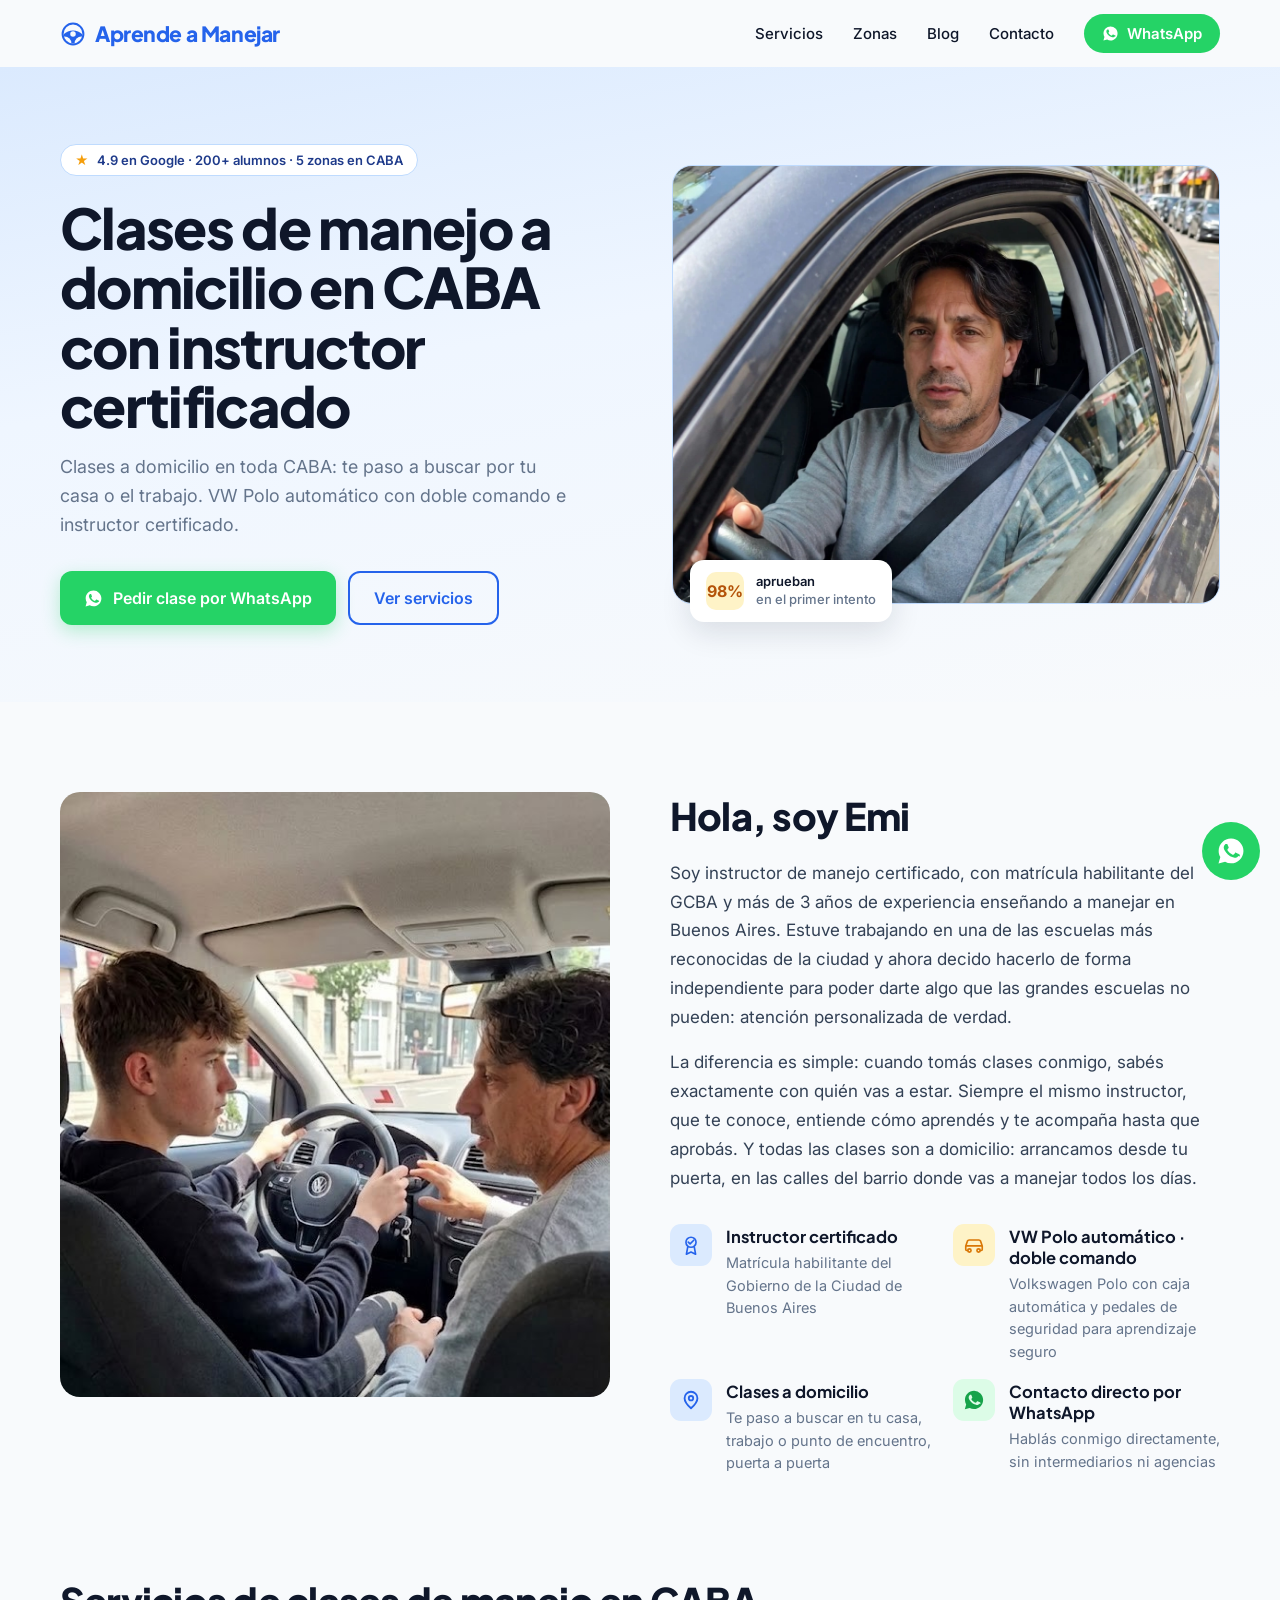
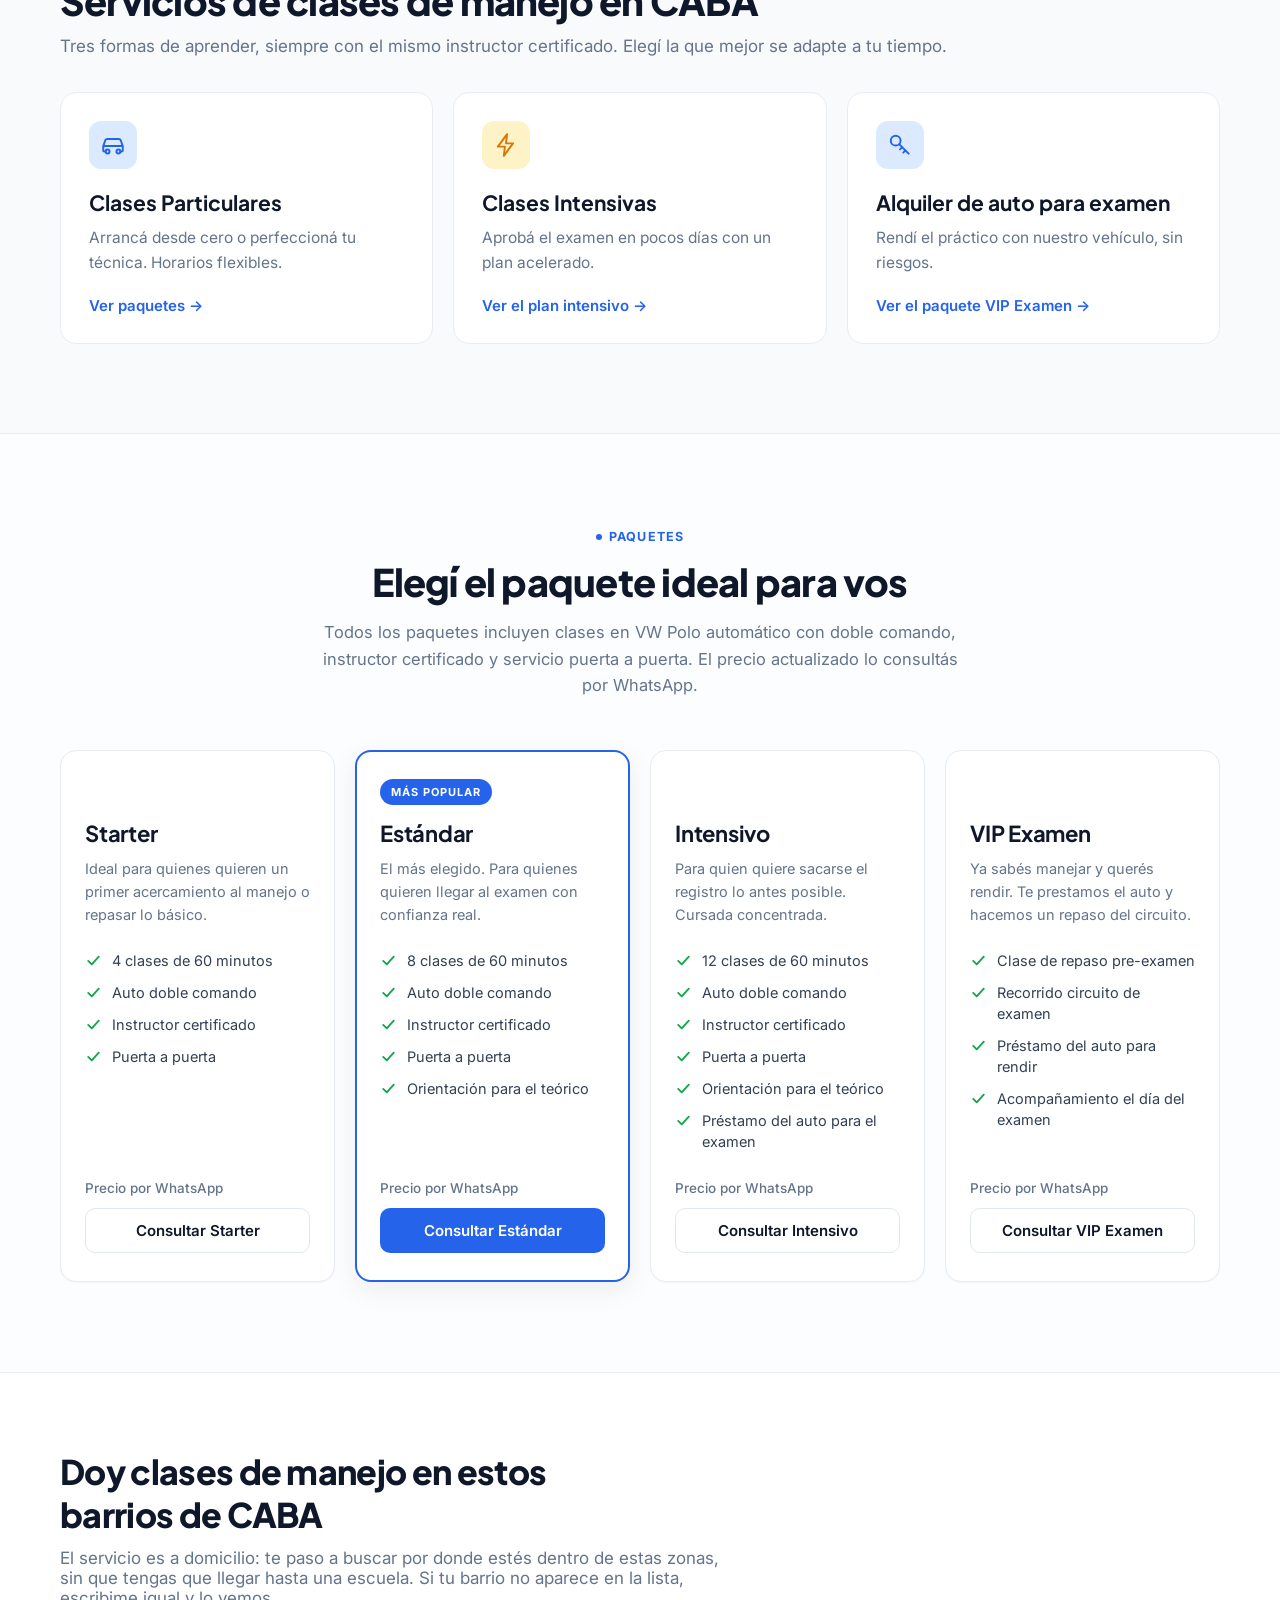
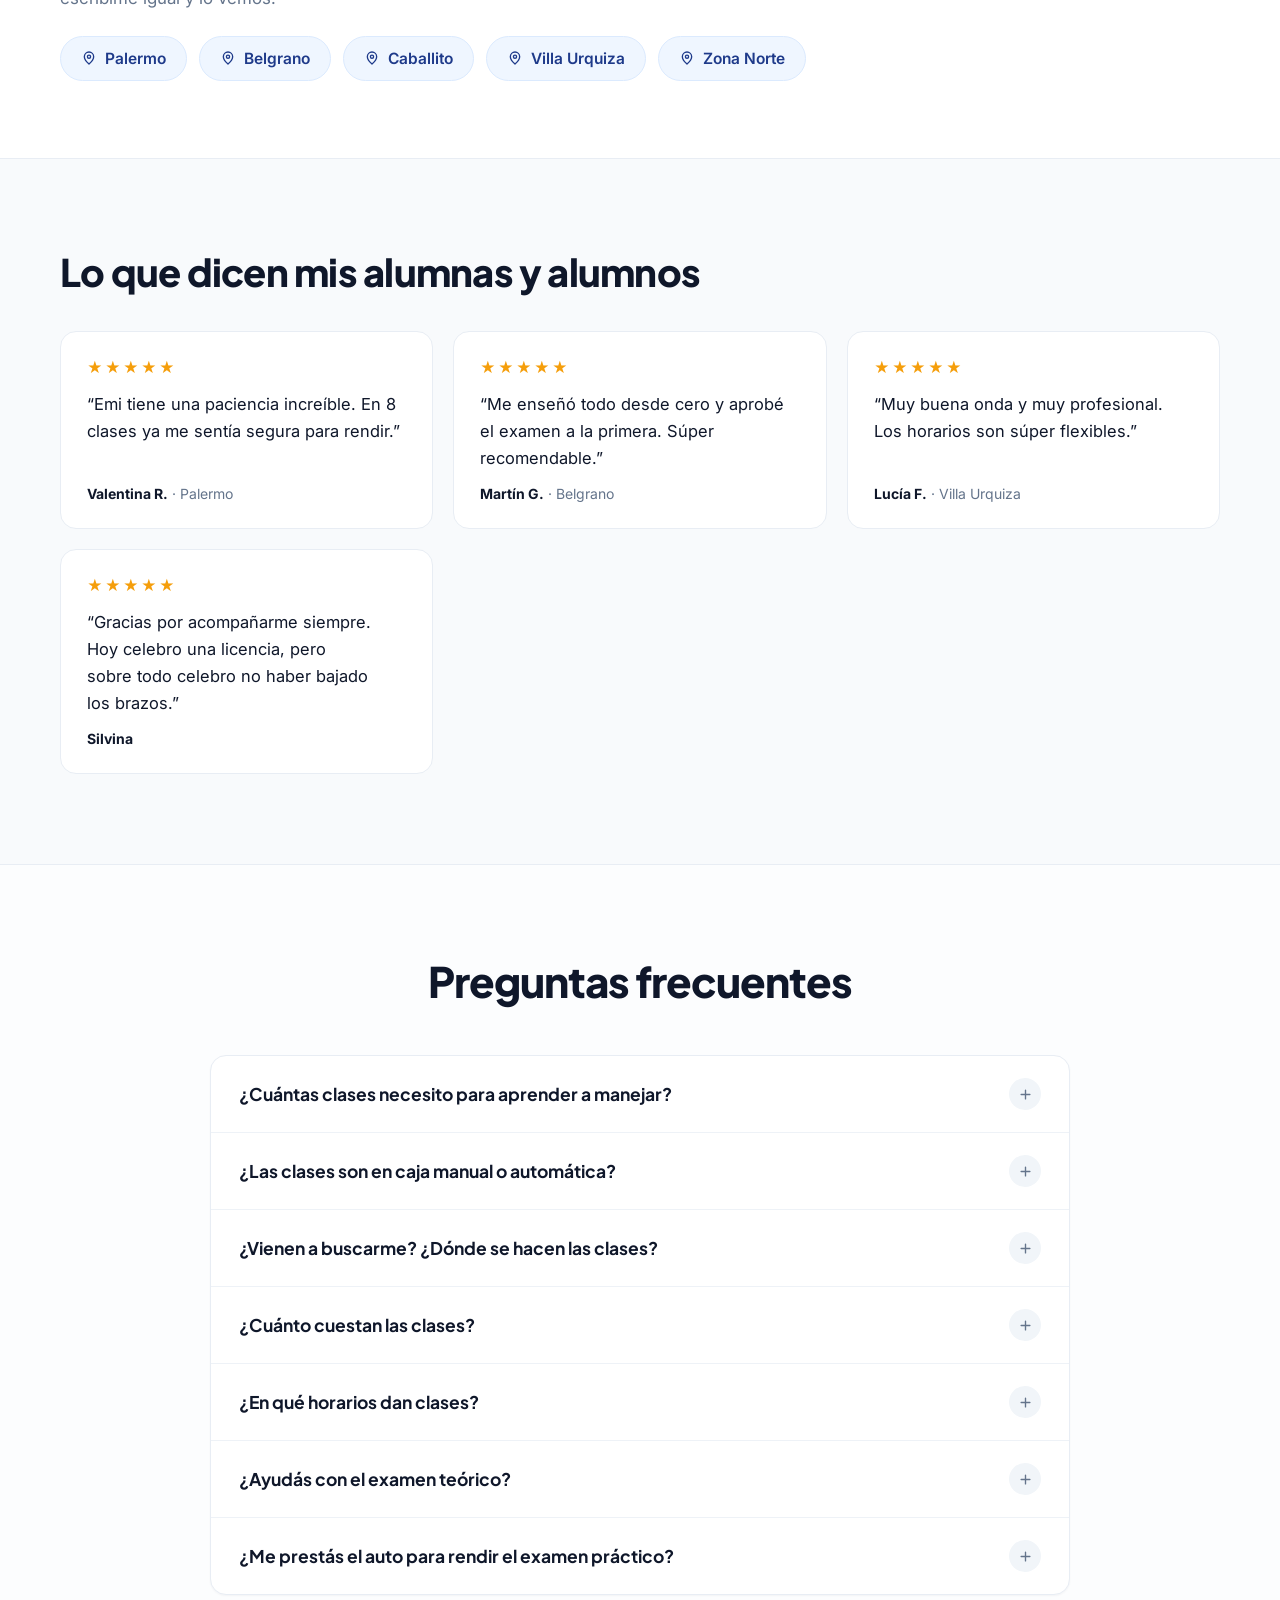
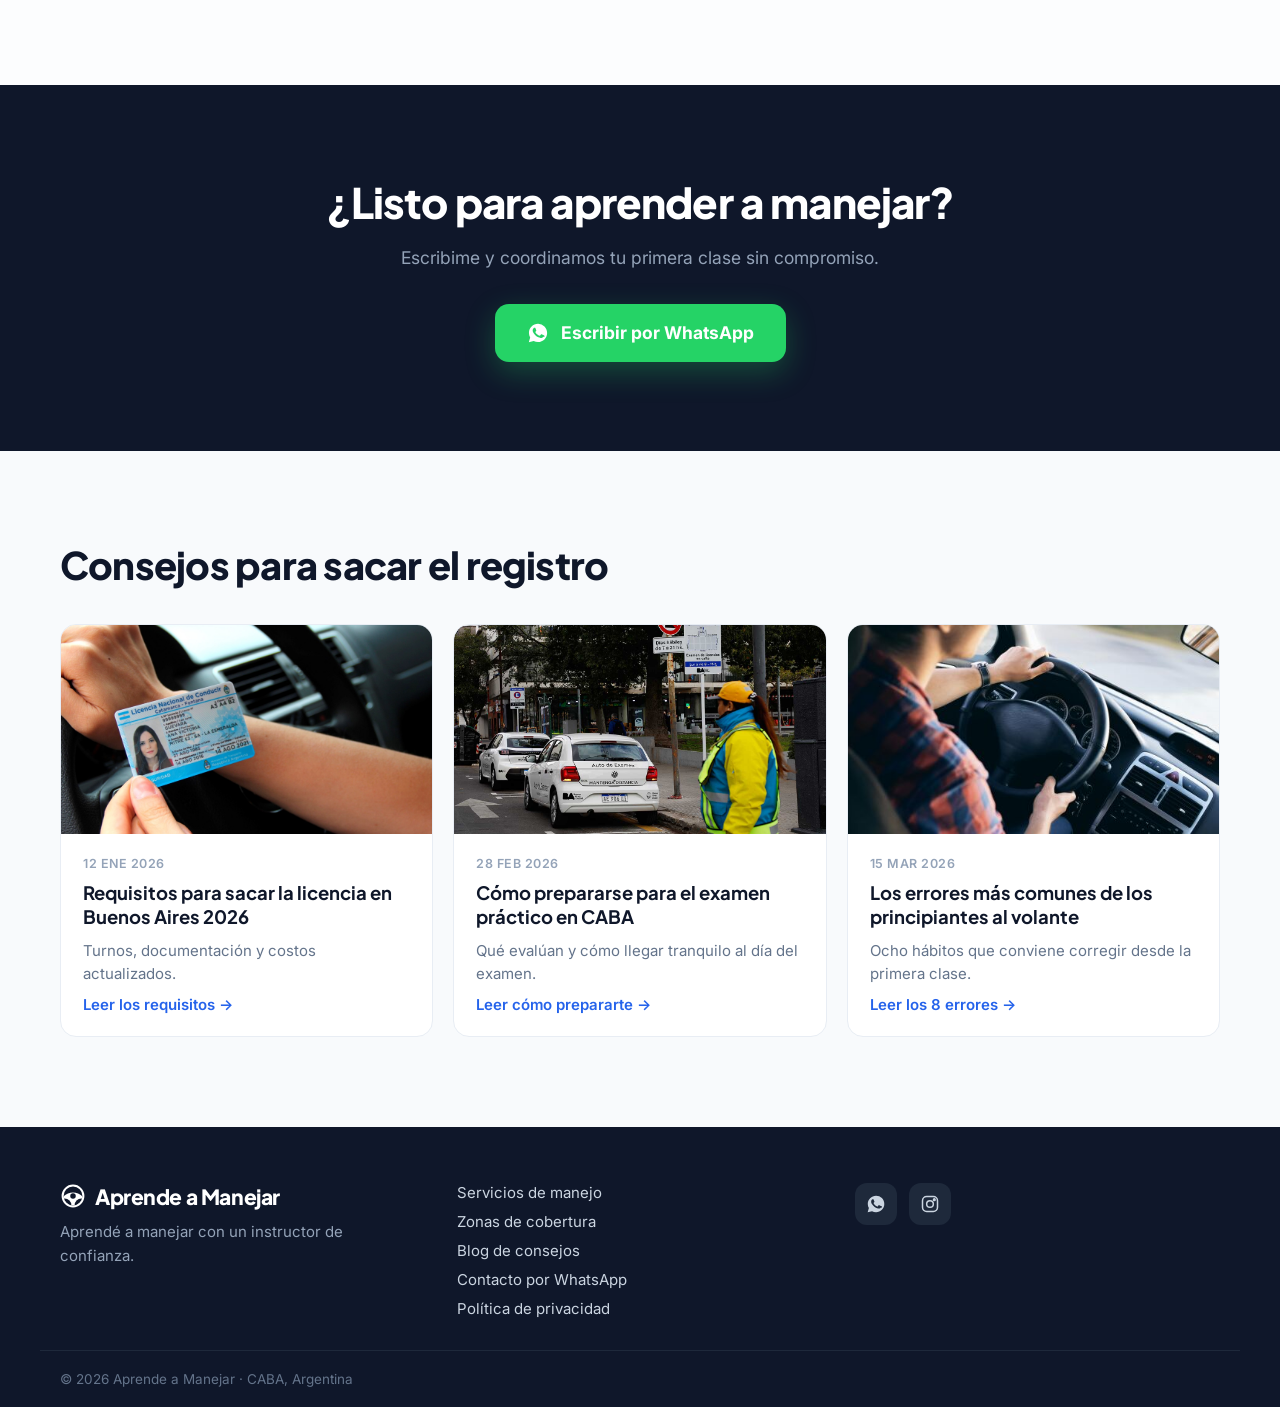
<file: index.html>
<!DOCTYPE html>
<html lang="es-AR">
<head>
<meta charset="utf-8">
<meta name="viewport" content="width=device-width, initial-scale=1">

<!--
  Aprende a Manejar — landing page
  ------------------------------------------------------------------
  RESUELTO:
  · WhatsApp: +54 11 6122-8032 (5491161228032) en los 25 links y en el
    telephone del JSON-LD.
  · Imágenes: las 5 son reales, no quedan placeholders. Las clases
    .ph / .ph--* de styles.css quedaron sin uso y se pueden borrar.
  · Marca y dominio: "Aprende a Manejar" sobre aprendeamanejar.ar.

  · DOMINIO: el host canónico es https://www.aprendeamanejar.ar/ (CON www).
    Todas las URLs absolutas de este archivo, del sitemap y del robots.txt
    usan esa forma; la variante sin www redirige a ella.
  · ICONOS: favicon.svg / favicon.ico / apple-touch-icon.png viven en la raíz
    y se generan a partir del mismo volante del sprite (#i-wheel).

  PENDIENTE ANTES DE PUBLICAR:
  · Instagram: verificar el handle @emimanejo (va en sameAs del JSON-LD).
    Quedó con la marca vieja a propósito, es una cuenta real.
  · /politica-de-privacidad sigue linkeada en el footer y no existe: es el
    único 404 que queda. Las rutas /servicios/… y /clases-de-manejo-… se
    redirigieron a anclas de esta misma página y están en Disallow del robots.txt.
  · aggregateRating NO se declaró en el JSON-LD a propósito: el "4.9 en Google"
    del hero no es verificable y marcarlo puede traer una acción manual.
  ------------------------------------------------------------------
-->

<title>Clases de Manejo a Domicilio en CABA | Aprende a Manejar</title>
<meta name="description" content="Clases de manejo a domicilio en Palermo, Belgrano y toda CABA. Instructor certificado, VW Polo automático. Pedí tu clase por WhatsApp.">
<meta name="keywords" content="clases de manejo a domicilio CABA, instructor de manejo particular Buenos Aires, clases de manejo auto automático, aprender a manejar CABA">
<link rel="canonical" href="https://www.aprendeamanejar.ar/">
<meta name="author" content="Aprende a Manejar">
<meta name="geo.region" content="AR-C">
<meta name="geo.placename" content="Ciudad Autónoma de Buenos Aires">
<meta property="og:site_name" content="Aprende a Manejar">
<meta property="og:title" content="Clases de manejo a domicilio en CABA — Aprende a Manejar">
<meta property="og:description" content="Instructor certificado, VW Polo automático con doble comando. Te paso a buscar por Palermo, Belgrano, Caballito, Villa Urquiza y zona norte.">
<meta property="og:type" content="website">
<meta property="og:url" content="https://www.aprendeamanejar.ar/">
<meta property="og:locale" content="es_AR">
<meta property="og:image" content="https://www.aprendeamanejar.ar/images/emi-clase-alumno.jpg">
<meta property="og:image:alt" content="Emi explicándole el volante a un alumno durante una clase de manejo">
<meta name="twitter:card" content="summary_large_image">
<meta name="twitter:title" content="Clases de manejo a domicilio en CABA — Aprende a Manejar">
<meta name="twitter:description" content="Instructor certificado, VW Polo automático con doble comando. Palermo, Belgrano, Caballito, Villa Urquiza y zona norte.">
<meta name="twitter:image" content="https://www.aprendeamanejar.ar/images/emi-clase-alumno.jpg">
<meta name="robots" content="index, follow">

<link rel="preconnect" href="https://fonts.googleapis.com">
<link rel="preconnect" href="https://fonts.gstatic.com" crossorigin>
<link href="https://fonts.googleapis.com/css2?family=Plus+Jakarta+Sans:wght@500;700;800&family=Inter:wght@400;500;600&display=swap" rel="stylesheet">
<link rel="stylesheet" href="./styles.css">

<!-- Iconos. El .ico lleva 16/32/48 (Google usa el de 48 en el SERP), el .svg
     lo prefieren los navegadores modernos y el .png de 180 es el de iOS. -->
<link rel="icon" href="/favicon.ico" sizes="32x32">
<link rel="icon" href="/favicon.svg" type="image/svg+xml">
<link rel="apple-touch-icon" href="/apple-touch-icon.png">

<!-- Marca que hay JS: los estados iniciales ocultos (botón WA, reveal, FAQ cerrado)
     sólo aplican si el JS puede después revertirlos. Sin JS, todo queda visible. -->
<script>document.documentElement.classList.add('js');</script>
<script src="./components.js" defer></script>
<script src="./main.js" defer></script>

<script type="application/ld+json">
{"@context":"https://schema.org","@type":"DrivingSchool",
"@id":"https://www.aprendeamanejar.ar/#business",
"name":"Aprende a Manejar",
"description":"Clases de manejo a domicilio en CABA con instructor certificado. VW Polo automático con doble comando, servicio puerta a puerta en Palermo, Belgrano, Caballito, Villa Urquiza y zona norte.",
"url":"https://www.aprendeamanejar.ar/",
"image":"https://www.aprendeamanejar.ar/images/emi-clase-alumno.jpg",
"logo":"https://www.aprendeamanejar.ar/images/emi-instructor-auto.webp",
"address":{"@type":"PostalAddress","addressLocality":"Buenos Aires","addressRegion":"CABA","addressCountry":"AR"},
"telephone":"+5491161228032",
"priceRange":"$$",
"currenciesAccepted":"ARS",
"sameAs":["https://instagram.com/emimanejo"],
"areaServed":[
{"@type":"Place","name":"Palermo, CABA"},
{"@type":"Place","name":"Belgrano, CABA"},
{"@type":"Place","name":"Caballito, CABA"},
{"@type":"Place","name":"Villa Urquiza, CABA"},
{"@type":"Place","name":"Zona Norte, CABA"}],
"knowsLanguage":"es-AR",
"hasOfferCatalog":{"@type":"OfferCatalog","name":"Paquetes de clases de manejo","itemListElement":[
{"@type":"Offer","name":"Starter","description":"4 clases de 60 minutos con auto de doble comando, instructor certificado y servicio puerta a puerta.","priceCurrency":"ARS","availability":"https://schema.org/InStock","itemOffered":{"@type":"Service","name":"Paquete Starter — 4 clases de manejo","serviceType":"Clases de manejo"}},
{"@type":"Offer","name":"Estándar","description":"8 clases de 60 minutos, doble comando, puerta a puerta y orientación para el examen teórico.","priceCurrency":"ARS","availability":"https://schema.org/InStock","itemOffered":{"@type":"Service","name":"Paquete Estándar — 8 clases de manejo","serviceType":"Clases de manejo"}},
{"@type":"Offer","name":"Intensivo","description":"12 clases de 60 minutos, orientación para el teórico y préstamo del auto para rendir el examen práctico.","priceCurrency":"ARS","availability":"https://schema.org/InStock","itemOffered":{"@type":"Service","name":"Paquete Intensivo — 12 clases de manejo","serviceType":"Clases de manejo"}},
{"@type":"Offer","name":"VIP Examen","description":"Clase de repaso pre-examen, recorrido del circuito, préstamo del auto y acompañamiento el día del examen.","priceCurrency":"ARS","availability":"https://schema.org/InStock","itemOffered":{"@type":"Service","name":"VIP Examen — alquiler de auto para rendir","serviceType":"Alquiler de auto para examen práctico"}}]}}
</script>
<script type="application/ld+json">
{"@context":"https://schema.org","@type":"WebSite",
"@id":"https://www.aprendeamanejar.ar/#website",
"name":"Aprende a Manejar",
"url":"https://www.aprendeamanejar.ar/",
"inLanguage":"es-AR",
"publisher":{"@id":"https://www.aprendeamanejar.ar/#business"}}
</script>
<script type="application/ld+json">
{"@context":"https://schema.org","@type":"FAQPage","mainEntity":[
{"@type":"Question","name":"¿Cuántas clases necesito para aprender a manejar?","acceptedAnswer":{"@type":"Answer","text":"Depende de tu punto de partida. La mayoría llega bien preparado con el paquete de 8 clases; si arrancás de cero o querés ir tranquilo, el de 12 te da más margen. En la primera clase vemos cómo venís y te digo con franqueza cuántas te faltan."}},
{"@type":"Question","name":"¿Las clases son en caja manual o automática?","acceptedAnswer":{"@type":"Answer","text":"Las clases son en un VW Polo con caja automática y doble comando. Al no tener que pensar en el embrague podés concentrarte en la calle, y los pedales de seguridad hacen que todo sea mucho más tranquilo desde el primer día."}},
{"@type":"Question","name":"¿Vienen a buscarme? ¿Dónde se hacen las clases?","acceptedAnswer":{"@type":"Answer","text":"Sí, todas las clases son a domicilio: te paso a buscar por tu casa, el trabajo o donde te quede cómodo. Doy clases en Palermo, Belgrano, Caballito, Villa Urquiza y zona norte; si estás en otro barrio, escribime y vemos."}},
{"@type":"Question","name":"¿Cuánto cuestan las clases?","acceptedAnswer":{"@type":"Answer","text":"El precio de cada paquete lo paso actualizado por WhatsApp, así no te quedás con un valor viejo. Escribime, contame qué necesitás y te mando el detalle sin compromiso."}},
{"@type":"Question","name":"¿En qué horarios dan clases?","acceptedAnswer":{"@type":"Answer","text":"Los horarios son flexibles y los armamos según tu disponibilidad. Consultame por WhatsApp qué días y franjas te sirven y te digo qué tengo libre."}},
{"@type":"Question","name":"¿Ayudás con el examen teórico?","acceptedAnswer":{"@type":"Answer","text":"Sí. Los paquetes Estándar e Intensivo incluyen orientación para el teórico: te explico cómo es el trámite, qué estudiar y en qué se equivoca más la gente. El examen lo rendís vos, pero no vas a ir a ciegas."}},
{"@type":"Question","name":"¿Me prestás el auto para rendir el examen práctico?","acceptedAnswer":{"@type":"Answer","text":"Sí, rendís con el mismo auto en el que aprendiste. Está incluido en el paquete Intensivo y en el VIP Examen, que además suma un repaso del circuito y acompañamiento el día del examen."}}
]}
</script>
</head>
<body>

<!-- Sprite de íconos: SVG inline, sin dependencias externas. -->
<svg class="sprite" aria-hidden="true" focusable="false" width="0" height="0">
  <defs>
    <!-- Volante del logo. La masa de los rayos se compone por sustraccion:
         disco interior, recortado arriba por un arco y abajo por dos circulos
         que dejan las dos alas y la pata central; el hub va calado (deja pasar
         el fondo, por eso funciona igual en azul sobre claro y en blanco sobre
         navy en el footer). clipPath y mask viven fuera del <symbol> para que
         los ids resuelvan en las tres instancias de <use>. -->
    <clipPath id="c-wheel"><circle cx="12" cy="12" r="8.675"/></clipPath>
    <mask id="m-wheel" maskUnits="userSpaceOnUse" x="0" y="0" width="24" height="24">
      <rect width="24" height="24" fill="#000"/>
      <g clip-path="url(#c-wheel)">
        <circle cx="12" cy="20.94" r="12.24" fill="#fff"/>
        <circle cx="4.3"  cy="20.5" r="6.2" fill="#000"/>
        <circle cx="19.7" cy="20.5" r="6.2" fill="#000"/>
        <circle cx="12" cy="12" r="2.55" fill="#000"/>
      </g>
    </mask>
    <symbol id="i-wheel" viewBox="0 0 24 24">
      <circle cx="12" cy="12" r="9.6" fill="none" stroke="currentColor" stroke-width="1.85"/>
      <rect width="24" height="24" fill="currentColor" mask="url(#m-wheel)"/>
    </symbol>
    <symbol id="i-wa" viewBox="0 0 24 24" fill="currentColor">
      <path d="M12.04 2C6.58 2 2.13 6.45 2.13 11.91c0 1.75.46 3.46 1.32 4.96L2 22l5.25-1.38a9.9 9.9 0 0 0 4.79 1.22h.01c5.46 0 9.91-4.45 9.91-9.91 0-2.65-1.03-5.14-2.9-7.01A9.82 9.82 0 0 0 12.04 2Zm5.8 14.06c-.24.68-1.42 1.3-1.95 1.35-.53.05-1.03.24-3.5-.72-2.98-1.17-4.85-4.25-5-4.45-.15-.2-1.2-1.6-1.2-3.05 0-1.45.76-2.16 1.03-2.46.27-.3.58-.37.78-.37.2 0 .39 0 .56.01.18.01.42-.07.65.5.24.58.8 1.98.87 2.13.07.15.12.32.02.51-.1.2-.2.32-.39.5-.19.2-.29.31-.42.51-.13.2-.28.44-.06.83.22.39.79 1.3 1.68 2.1 1.14 1.02 2.1 1.34 2.4 1.49.29.15.58.13.8-.08.22-.2.85-.98 1.08-1.32.24-.34.47-.28.79-.16.32.12 2.02.95 2.37 1.13.34.17.58.26.66.4.09.15.09.83-.15 1.5Z"/>
    </symbol>
    <symbol id="i-menu" viewBox="0 0 24 24" fill="none" stroke="currentColor" stroke-width="2" stroke-linecap="round">
      <path d="M4 7h16M4 12h16M4 17h16"/>
    </symbol>
    <symbol id="i-close" viewBox="0 0 24 24" fill="none" stroke="currentColor" stroke-width="2" stroke-linecap="round">
      <path d="M6 6l12 12M18 6L6 18"/>
    </symbol>
    <symbol id="i-car" viewBox="0 0 24 24" fill="none" stroke="currentColor" stroke-width="1.8" stroke-linecap="round" stroke-linejoin="round">
      <path d="M3 13l1.8-5.2A2 2 0 0 1 6.7 6.5h10.6a2 2 0 0 1 1.9 1.3L21 13v4a1 1 0 0 1-1 1h-1.2M3 13v4a1 1 0 0 0 1 1h1.2M3 13h18"/>
      <circle cx="7" cy="18" r="1.8"/><circle cx="17" cy="18" r="1.8"/>
    </symbol>
    <symbol id="i-bolt" viewBox="0 0 24 24" fill="none" stroke="currentColor" stroke-width="1.8" stroke-linecap="round" stroke-linejoin="round">
      <path d="M13 2 4.5 13.5H11l-1 8.5 8.5-11.5H12l1-8.5Z"/>
    </symbol>
    <symbol id="i-key" viewBox="0 0 24 24" fill="none" stroke="currentColor" stroke-width="1.8" stroke-linecap="round" stroke-linejoin="round">
      <circle cx="8" cy="8" r="4.5"/><path d="M11.2 11.2 20 20M17 17l-2 2M14 14l-2 2"/>
    </symbol>
    <symbol id="i-pin" viewBox="0 0 24 24" fill="none" stroke="currentColor" stroke-width="2" stroke-linecap="round" stroke-linejoin="round">
      <path d="M12 21s7-6.2 7-11a7 7 0 1 0-14 0c0 4.8 7 11 7 11Z"/><circle cx="12" cy="10" r="2.4"/>
    </symbol>
    <symbol id="i-medal" viewBox="0 0 24 24" fill="none" stroke="currentColor" stroke-width="1.8" stroke-linecap="round" stroke-linejoin="round">
      <circle cx="12" cy="9" r="5.5"/><path d="m9 8.8 2 2 4-4M8.4 14.4 7 22l5-2.4L17 22l-1.4-7.6"/>
    </symbol>
    <symbol id="i-instagram" viewBox="0 0 24 24" fill="none" stroke="currentColor" stroke-width="1.8" stroke-linecap="round">
      <rect x="3" y="3" width="18" height="18" rx="5"/><circle cx="12" cy="12" r="4"/><circle cx="17.2" cy="6.8" r="1"/>
    </symbol>
    <symbol id="i-check" viewBox="0 0 24 24" fill="none" stroke="currentColor" stroke-width="2.6" stroke-linecap="round" stroke-linejoin="round">
      <path d="M4.5 12.5 9.5 17.5 19.5 6.5"/>
    </symbol>
    <symbol id="i-plus" viewBox="0 0 24 24" fill="none" stroke="currentColor" stroke-width="2.2" stroke-linecap="round">
      <path d="M12 5v14M5 12h14"/>
    </symbol>
  </defs>
</svg>

<!-- ============================ NAV ============================ -->
<header class="site-header" data-header>
  <nav class="nav" aria-label="Navegación principal">
    <a class="logo" href="/">
      <svg class="logo-mark" width="26" height="26" aria-hidden="true"><use href="#i-wheel"/></svg>Aprende a Manejar
    </a>

    <div class="nav-desktop">
      <a class="nav-link" href="#servicios">Servicios</a>
      <a class="nav-link" href="#zonas">Zonas</a>
      <a class="nav-link" href="#blog">Blog</a>
      <a class="nav-link" href="#contacto">Contacto</a>
      <a class="btn-wa btn-wa--sm" href="https://wa.me/5491161228032?text=Hola%20Emi%2C%20quiero%20informaci%C3%B3n%20sobre%20las%20clases" target="_blank" rel="noopener">
        <svg width="17" height="17" aria-hidden="true"><use href="#i-wa"/></svg>WhatsApp
      </a>
    </div>

    <button class="icon-btn nav-toggle" type="button" aria-label="Abrir menú" aria-expanded="false" aria-controls="mobile-menu" data-menu-open>
      <svg width="22" height="22" aria-hidden="true"><use href="#i-menu"/></svg>
    </button>
  </nav>
</header>

<!-- ====================== OVERLAY MENÚ MOBILE ====================== -->
<div class="mobile-menu" id="mobile-menu" data-menu hidden>
  <div class="mobile-menu__top">
    <span class="logo">
      <svg class="logo-mark" width="26" height="26" aria-hidden="true"><use href="#i-wheel"/></svg>Aprende a Manejar
    </span>
    <button class="icon-btn" type="button" aria-label="Cerrar menú" data-menu-close>
      <svg width="22" height="22" aria-hidden="true"><use href="#i-close"/></svg>
    </button>
  </div>
  <div class="mobile-menu__links">
    <a href="#servicios" data-menu-link>Servicios</a>
    <a href="#zonas" data-menu-link>Zonas</a>
    <a href="#blog" data-menu-link>Blog</a>
    <a href="#contacto" data-menu-link>Contacto</a>
  </div>
  <a class="btn-wa btn-wa--block" href="https://wa.me/5491161228032?text=Hola%20Emi%2C%20quiero%20informaci%C3%B3n%20sobre%20las%20clases" target="_blank" rel="noopener">
    <svg width="20" height="20" aria-hidden="true"><use href="#i-wa"/></svg>Reservar por WhatsApp
  </a>
</div>

<main>

  <!-- ============================ HERO ============================ -->
  <section class="hero">
    <div class="hero__inner">
      <div>
        <div class="badge"><span class="badge__star">★</span> 4.9 en Google · 200+ alumnos · 5 zonas en CABA</div>
        <h1 class="hero__title">Clases de manejo a domicilio en CABA con instructor certificado</h1>
        <p class="hero__sub">Clases a domicilio en toda CABA: te paso a buscar por tu casa o el trabajo. VW Polo automático con doble comando e instructor certificado.</p>
        <div class="hero__actions">
          <a class="btn-wa btn-wa--md" href="https://wa.me/5491161228032?text=Hola%20Emi%2C%20quiero%20informaci%C3%B3n%20sobre%20las%20clases" target="_blank" rel="noopener">
            <svg width="19" height="19" aria-hidden="true"><use href="#i-wa"/></svg>Pedir clase por WhatsApp
          </a>
          <a class="btn-outline" href="#servicios">Ver servicios</a>
        </div>
      </div>

      <div class="hero__media">
        <img class="hero__img" src="/images/emi-instructor-auto.webp" width="1184" height="2096"
             alt="Emi, instructor de clases de manejo en CABA, al volante de su auto durante una clase"
             fetchpriority="high" decoding="async">
        <div class="stat-card">
          <span class="stat-card__num">98%</span>
          <span class="stat-card__txt">aprueban<br><span>en el primer intento</span></span>
        </div>
      </div>
    </div>
  </section>

  <!-- ========================== SOBRE MÍ ========================== -->
  <section class="section section--about" id="sobre-mi">
    <div class="about">
      <img class="about__img" src="/images/emi-clase-alumno.jpg" width="578" height="883"
           alt="Emi explicándole el uso del volante a un alumno durante una clase de manejo a domicilio en su VW Polo automático"
           loading="lazy" decoding="async">
      <div>
        <h2 class="h2">Hola, soy Emi</h2>
        <p class="about__p">Soy instructor de manejo certificado, con matrícula habilitante del GCBA y más de 3 años de experiencia enseñando a manejar en Buenos Aires. Estuve trabajando en una de las escuelas más reconocidas de la ciudad y ahora decido hacerlo de forma independiente para poder darte algo que las grandes escuelas no pueden: atención personalizada de verdad.</p>
        <p class="about__p">La diferencia es simple: cuando tomás clases conmigo, sabés exactamente con quién vas a estar. Siempre el mismo instructor, que te conoce, entiende cómo aprendés y te acompaña hasta que aprobás. Y todas las clases son a domicilio: arrancamos desde tu puerta, en las calles del barrio donde vas a manejar todos los días.</p>

        <!-- Etiquetas de una línea, no secciones: van como párrafo para no
             inflar la jerarquía de encabezados (el estilo lo da .feature__title). -->
        <div class="features">
          <div class="feature">
            <span class="chip chip--blue"><svg width="22" height="22" aria-hidden="true"><use href="#i-medal"/></svg></span>
            <div>
              <p class="feature__title">Instructor certificado</p>
              <p class="feature__txt">Matrícula habilitante del Gobierno de la Ciudad de Buenos Aires</p>
            </div>
          </div>
          <div class="feature">
            <span class="chip chip--amber"><svg width="22" height="22" aria-hidden="true"><use href="#i-car"/></svg></span>
            <div>
              <p class="feature__title">VW Polo automático · doble comando</p>
              <p class="feature__txt">Volkswagen Polo con caja automática y pedales de seguridad para aprendizaje seguro</p>
            </div>
          </div>
          <div class="feature">
            <span class="chip chip--blue"><svg width="22" height="22" aria-hidden="true"><use href="#i-pin"/></svg></span>
            <div>
              <p class="feature__title">Clases a domicilio</p>
              <p class="feature__txt">Te paso a buscar en tu casa, trabajo o punto de encuentro, puerta a puerta</p>
            </div>
          </div>
          <div class="feature">
            <span class="chip chip--green"><svg width="22" height="22" aria-hidden="true"><use href="#i-wa"/></svg></span>
            <div>
              <p class="feature__title">Contacto directo por WhatsApp</p>
              <p class="feature__txt">Hablás conmigo directamente, sin intermediarios ni agencias</p>
            </div>
          </div>
        </div>
      </div>
    </div>
  </section>

  <!-- ========================== SERVICIOS ========================== -->
  <section class="section" id="servicios">
    <h2 class="h2">Servicios de clases de manejo en CABA</h2>
    <p class="section__sub">Tres formas de aprender, siempre con el mismo instructor certificado. Elegí la que mejor se adapte a tu tiempo.</p>
    <div class="cards-3">
      <article class="card card--hover">
        <span class="chip chip--lg chip--blue"><svg width="26" height="26" aria-hidden="true"><use href="#i-car"/></svg></span>
        <h3 class="card__title">Clases Particulares</h3>
        <p class="card__txt">Arrancá desde cero o perfeccioná tu técnica. Horarios flexibles.</p>
        <a class="card__link" href="#paquetes">Ver paquetes →</a>
      </article>
      <article class="card card--hover">
        <span class="chip chip--lg chip--amber"><svg width="26" height="26" aria-hidden="true"><use href="#i-bolt"/></svg></span>
        <h3 class="card__title">Clases Intensivas</h3>
        <p class="card__txt">Aprobá el examen en pocos días con un plan acelerado.</p>
        <a class="card__link" href="#paquetes">Ver el plan intensivo →</a>
      </article>
      <article class="card card--hover">
        <span class="chip chip--lg chip--blue"><svg width="26" height="26" aria-hidden="true"><use href="#i-key"/></svg></span>
        <h3 class="card__title">Alquiler de auto para examen</h3>
        <p class="card__txt">Rendí el práctico con nuestro vehículo, sin riesgos.</p>
        <a class="card__link" href="#paquetes">Ver el paquete VIP Examen →</a>
      </article>
    </div>
  </section>

  <!-- ========================== PAQUETES ========================== -->
  <section class="packages" id="paquetes">
    <div class="section">
      <div class="packages__head">
        <div class="eyebrow"><span class="eyebrow__dot"></span>Paquetes</div>
        <h2 class="h2">Elegí el paquete ideal para vos</h2>
        <p class="packages__lead">Todos los paquetes incluyen clases en VW Polo automático con doble comando, instructor certificado y servicio puerta a puerta. El precio actualizado lo consultás por WhatsApp.</p>
      </div>

      <!-- Los nombres de paquete son etiquetas de producto, no secciones del
           documento: van como párrafo (el estilo sigue en .pkg__title). -->
      <div class="pkg-grid" data-pkg-grid>

        <article class="pkg">
          <div class="pkg__badge-row"></div>
          <p class="pkg__title">Starter</p>
          <p class="pkg__txt">Ideal para quienes quieren un primer acercamiento al manejo o repasar lo básico.</p>
          <ul class="pkg__list">
            <li><svg class="ico-check" width="17" height="17" aria-hidden="true"><use href="#i-check"/></svg>4 clases de 60 minutos</li>
            <li><svg class="ico-check" width="17" height="17" aria-hidden="true"><use href="#i-check"/></svg>Auto doble comando</li>
            <li><svg class="ico-check" width="17" height="17" aria-hidden="true"><use href="#i-check"/></svg>Instructor certificado</li>
            <li><svg class="ico-check" width="17" height="17" aria-hidden="true"><use href="#i-check"/></svg>Puerta a puerta</li>
          </ul>
          <div class="pkg__foot">
            <span class="pkg__price">Precio por WhatsApp</span>
            <a class="btn-pkg" href="https://wa.me/5491161228032?text=Hola%20Emi%2C%20quiero%20informaci%C3%B3n%20sobre%20el%20paquete%20Starter" target="_blank" rel="noopener">Consultar Starter</a>
          </div>
        </article>

        <article class="pkg pkg--featured">
          <div class="pkg__badge-row"><span class="pkg__badge">Más popular</span></div>
          <p class="pkg__title">Estándar</p>
          <p class="pkg__txt">El más elegido. Para quienes quieren llegar al examen con confianza real.</p>
          <ul class="pkg__list">
            <li><svg class="ico-check" width="17" height="17" aria-hidden="true"><use href="#i-check"/></svg>8 clases de 60 minutos</li>
            <li><svg class="ico-check" width="17" height="17" aria-hidden="true"><use href="#i-check"/></svg>Auto doble comando</li>
            <li><svg class="ico-check" width="17" height="17" aria-hidden="true"><use href="#i-check"/></svg>Instructor certificado</li>
            <li><svg class="ico-check" width="17" height="17" aria-hidden="true"><use href="#i-check"/></svg>Puerta a puerta</li>
            <li><svg class="ico-check" width="17" height="17" aria-hidden="true"><use href="#i-check"/></svg>Orientación para el teórico</li>
          </ul>
          <div class="pkg__foot">
            <span class="pkg__price">Precio por WhatsApp</span>
            <a class="btn-pkg btn-pkg--accent" href="https://wa.me/5491161228032?text=Hola%20Emi%2C%20quiero%20informaci%C3%B3n%20sobre%20el%20paquete%20Est%C3%A1ndar" target="_blank" rel="noopener">Consultar Estándar</a>
          </div>
        </article>

        <article class="pkg">
          <div class="pkg__badge-row"></div>
          <p class="pkg__title">Intensivo</p>
          <p class="pkg__txt">Para quien quiere sacarse el registro lo antes posible. Cursada concentrada.</p>
          <ul class="pkg__list">
            <li><svg class="ico-check" width="17" height="17" aria-hidden="true"><use href="#i-check"/></svg>12 clases de 60 minutos</li>
            <li><svg class="ico-check" width="17" height="17" aria-hidden="true"><use href="#i-check"/></svg>Auto doble comando</li>
            <li><svg class="ico-check" width="17" height="17" aria-hidden="true"><use href="#i-check"/></svg>Instructor certificado</li>
            <li><svg class="ico-check" width="17" height="17" aria-hidden="true"><use href="#i-check"/></svg>Puerta a puerta</li>
            <li><svg class="ico-check" width="17" height="17" aria-hidden="true"><use href="#i-check"/></svg>Orientación para el teórico</li>
            <li><svg class="ico-check" width="17" height="17" aria-hidden="true"><use href="#i-check"/></svg>Préstamo del auto para el examen</li>
          </ul>
          <div class="pkg__foot">
            <span class="pkg__price">Precio por WhatsApp</span>
            <a class="btn-pkg" href="https://wa.me/5491161228032?text=Hola%20Emi%2C%20quiero%20informaci%C3%B3n%20sobre%20el%20paquete%20Intensivo" target="_blank" rel="noopener">Consultar Intensivo</a>
          </div>
        </article>

        <article class="pkg">
          <div class="pkg__badge-row"></div>
          <p class="pkg__title">VIP Examen</p>
          <p class="pkg__txt">Ya sabés manejar y querés rendir. Te prestamos el auto y hacemos un repaso del circuito.</p>
          <ul class="pkg__list">
            <li><svg class="ico-check" width="17" height="17" aria-hidden="true"><use href="#i-check"/></svg>Clase de repaso pre-examen</li>
            <li><svg class="ico-check" width="17" height="17" aria-hidden="true"><use href="#i-check"/></svg>Recorrido circuito de examen</li>
            <li><svg class="ico-check" width="17" height="17" aria-hidden="true"><use href="#i-check"/></svg>Préstamo del auto para rendir</li>
            <li><svg class="ico-check" width="17" height="17" aria-hidden="true"><use href="#i-check"/></svg>Acompañamiento el día del examen</li>
          </ul>
          <div class="pkg__foot">
            <span class="pkg__price">Precio por WhatsApp</span>
            <a class="btn-pkg" href="https://wa.me/5491161228032?text=Hola%20Emi%2C%20quiero%20informaci%C3%B3n%20sobre%20el%20paquete%20VIP%20Examen" target="_blank" rel="noopener">Consultar VIP Examen</a>
          </div>
        </article>

      </div>
    </div>
  </section>

  <!-- =========================== ZONAS =========================== -->
  <section class="zones" id="zonas">
    <div class="zones__inner">
      <h2 class="h2 zones__title">Doy clases de manejo en estos barrios de CABA</h2>
      <p class="section__sub zones__lead">El servicio es a domicilio: te paso a buscar por donde estés dentro de estas zonas, sin que tengas que llegar hasta una escuela. Si tu barrio no aparece en la lista, escribime igual y lo vemos.</p>
      <div class="zones__chips">
        <a class="zone-chip" href="#contacto"><svg width="16" height="16" aria-hidden="true"><use href="#i-pin"/></svg>Palermo</a>
        <a class="zone-chip" href="#contacto"><svg width="16" height="16" aria-hidden="true"><use href="#i-pin"/></svg>Belgrano</a>
        <a class="zone-chip" href="#contacto"><svg width="16" height="16" aria-hidden="true"><use href="#i-pin"/></svg>Caballito</a>
        <a class="zone-chip" href="#contacto"><svg width="16" height="16" aria-hidden="true"><use href="#i-pin"/></svg>Villa Urquiza</a>
        <a class="zone-chip" href="#contacto"><svg width="16" height="16" aria-hidden="true"><use href="#i-pin"/></svg>Zona Norte</a>
      </div>
    </div>
  </section>

  <!-- ======================== TESTIMONIOS ======================== -->
  <section class="section">
    <h2 class="h2">Lo que dicen mis alumnas y alumnos</h2>
    <div class="cards-3">
      <figure class="quote">
        <div class="quote__stars" aria-label="5 de 5 estrellas">★★★★★</div>
        <blockquote>“Emi tiene una paciencia increíble. En 8 clases ya me sentía segura para rendir.”</blockquote>
        <figcaption><strong>Valentina R.</strong> · Palermo</figcaption>
      </figure>
      <figure class="quote">
        <div class="quote__stars" aria-label="5 de 5 estrellas">★★★★★</div>
        <blockquote>“Me enseñó todo desde cero y aprobé el examen a la primera. Súper recomendable.”</blockquote>
        <figcaption><strong>Martín G.</strong> · Belgrano</figcaption>
      </figure>
      <figure class="quote">
        <div class="quote__stars" aria-label="5 de 5 estrellas">★★★★★</div>
        <blockquote>“Muy buena onda y muy profesional. Los horarios son súper flexibles.”</blockquote>
        <figcaption><strong>Lucía F.</strong> · Villa Urquiza</figcaption>
      </figure>
      <figure class="quote">
        <div class="quote__stars" aria-label="5 de 5 estrellas">★★★★★</div>
        <blockquote>“Gracias por acompañarme siempre. Hoy celebro una licencia, pero sobre todo celebro no haber bajado los brazos.”</blockquote>
        <figcaption><strong>Silvina</strong></figcaption>
      </figure>
    </div>
  </section>

  <!-- ============================ FAQ ============================ -->
  <section class="faq" id="faq">
    <div class="faq__inner">
      <h2 class="h2 faq__title">Preguntas frecuentes</h2>

      <!-- Las 7 preguntas eran encabezados de nivel 3 y no aportaban jerarquía:
           el texto ya vive en el botón y en el FAQPage del JSON-LD. Ahora son
           div; el acordeón sigue siendo accesible por aria-expanded /
           aria-controls en el botón y role="region" + aria-labelledby en el
           panel. Para revertirlo: cambiar .faq-item__h de div a h3. -->
      <div class="faq__block" data-faq>

        <div class="faq-item">
          <div class="faq-item__h">
            <button class="faq-q" type="button" id="faq-q0" aria-expanded="false" aria-controls="faq-a0">
              ¿Cuántas clases necesito para aprender a manejar?
              <span class="faq-q__icon"><svg width="15" height="15" aria-hidden="true"><use href="#i-plus"/></svg></span>
            </button>
          </div>
          <div class="faq-a" id="faq-a0" role="region" aria-labelledby="faq-q0">
            <div class="faq-a__clip">
              <p>Depende de tu punto de partida. La mayoría llega bien preparado con el paquete de 8 clases; si arrancás de cero o querés ir tranquilo, el de 12 te da más margen. En la primera clase vemos cómo venís y te digo con franqueza cuántas te faltan.</p>
            </div>
          </div>
        </div>

        <div class="faq-item">
          <div class="faq-item__h">
            <button class="faq-q" type="button" id="faq-q1" aria-expanded="false" aria-controls="faq-a1">
              ¿Las clases son en caja manual o automática?
              <span class="faq-q__icon"><svg width="15" height="15" aria-hidden="true"><use href="#i-plus"/></svg></span>
            </button>
          </div>
          <div class="faq-a" id="faq-a1" role="region" aria-labelledby="faq-q1">
            <div class="faq-a__clip">
              <p>Las clases son en un VW Polo con caja automática y doble comando. Al no tener que pensar en el embrague podés concentrarte en la calle, y los pedales de seguridad hacen que todo sea mucho más tranquilo desde el primer día.</p>
            </div>
          </div>
        </div>

        <div class="faq-item">
          <div class="faq-item__h">
            <button class="faq-q" type="button" id="faq-q2" aria-expanded="false" aria-controls="faq-a2">
              ¿Vienen a buscarme? ¿Dónde se hacen las clases?
              <span class="faq-q__icon"><svg width="15" height="15" aria-hidden="true"><use href="#i-plus"/></svg></span>
            </button>
          </div>
          <div class="faq-a" id="faq-a2" role="region" aria-labelledby="faq-q2">
            <div class="faq-a__clip">
              <p>Sí, todas las clases son a domicilio: te paso a buscar por tu casa, el trabajo o donde te quede cómodo. Doy clases en Palermo, Belgrano, Caballito, Villa Urquiza y zona norte; si estás en otro barrio, escribime y vemos.</p>
            </div>
          </div>
        </div>

        <div class="faq-item">
          <div class="faq-item__h">
            <button class="faq-q" type="button" id="faq-q3" aria-expanded="false" aria-controls="faq-a3">
              ¿Cuánto cuestan las clases?
              <span class="faq-q__icon"><svg width="15" height="15" aria-hidden="true"><use href="#i-plus"/></svg></span>
            </button>
          </div>
          <div class="faq-a" id="faq-a3" role="region" aria-labelledby="faq-q3">
            <div class="faq-a__clip">
              <p>El precio de cada paquete lo paso actualizado por WhatsApp, así no te quedás con un valor viejo. Escribime, contame qué necesitás y te mando el detalle sin compromiso.</p>
            </div>
          </div>
        </div>

        <div class="faq-item">
          <div class="faq-item__h">
            <button class="faq-q" type="button" id="faq-q4" aria-expanded="false" aria-controls="faq-a4">
              ¿En qué horarios dan clases?
              <span class="faq-q__icon"><svg width="15" height="15" aria-hidden="true"><use href="#i-plus"/></svg></span>
            </button>
          </div>
          <div class="faq-a" id="faq-a4" role="region" aria-labelledby="faq-q4">
            <div class="faq-a__clip">
              <p>Los horarios son flexibles y los armamos según tu disponibilidad. Consultame por WhatsApp qué días y franjas te sirven y te digo qué tengo libre.</p>
            </div>
          </div>
        </div>

        <div class="faq-item">
          <div class="faq-item__h">
            <button class="faq-q" type="button" id="faq-q5" aria-expanded="false" aria-controls="faq-a5">
              ¿Ayudás con el examen teórico?
              <span class="faq-q__icon"><svg width="15" height="15" aria-hidden="true"><use href="#i-plus"/></svg></span>
            </button>
          </div>
          <div class="faq-a" id="faq-a5" role="region" aria-labelledby="faq-q5">
            <div class="faq-a__clip">
              <p>Sí. Los paquetes Estándar e Intensivo incluyen orientación para el teórico: te explico cómo es el trámite, qué estudiar y en qué se equivoca más la gente. El examen lo rendís vos, pero no vas a ir a ciegas.</p>
            </div>
          </div>
        </div>

        <div class="faq-item">
          <div class="faq-item__h">
            <button class="faq-q" type="button" id="faq-q6" aria-expanded="false" aria-controls="faq-a6">
              ¿Me prestás el auto para rendir el examen práctico?
              <span class="faq-q__icon"><svg width="15" height="15" aria-hidden="true"><use href="#i-plus"/></svg></span>
            </button>
          </div>
          <div class="faq-a" id="faq-a6" role="region" aria-labelledby="faq-q6">
            <div class="faq-a__clip">
              <p>Sí, rendís con el mismo auto en el que aprendiste. Está incluido en el paquete Intensivo y en el VIP Examen, que además suma un repaso del circuito y acompañamiento el día del examen.</p>
            </div>
          </div>
        </div>

      </div>
    </div>
  </section>

  <!-- ========================== CTA FINAL ========================== -->
  <section class="cta" id="contacto">
    <div class="cta__inner">
      <h2 class="cta__title">¿Listo para aprender a manejar?</h2>
      <p class="cta__sub">Escribime y coordinamos tu primera clase sin compromiso.</p>
      <a class="btn-wa btn-wa--lg" href="https://wa.me/5491161228032?text=Hola%20Emi%2C%20quiero%20informaci%C3%B3n%20sobre%20las%20clases" target="_blank" rel="noopener">
        <svg width="22" height="22" aria-hidden="true"><use href="#i-wa"/></svg>Escribir por WhatsApp
      </a>
    </div>
  </section>

  <!-- ============================ BLOG ============================ -->
  <section class="section" id="blog">
    <h2 class="h2">Consejos para sacar el registro</h2>
    <div class="cards-3">
      <article class="post card--hover">
        <img class="post__img" src="/images/licencia-nacional-conducir.jpg" width="2000" height="1500"
             alt="Licencia Nacional de Conducir argentina sostenida en la mano por una persona al volante de su auto"
             loading="lazy" decoding="async">
        <div class="post__body">
          <time class="post__date" datetime="2026-01-12">12 ene 2026</time>
          <h3 class="post__title">Requisitos para sacar la licencia en Buenos Aires 2026</h3>
          <p class="post__txt">Turnos, documentación y costos actualizados.</p>
          <a class="post__link" href="/blog/requisitos-licencia-conducir-buenos-aires-2026">Leer los requisitos →</a>
        </div>
      </article>
      <article class="post card--hover">
        <img class="post__img" src="/images/pista-auto-examen.jpg" width="1200" height="740"
             alt="Autos de examen del Gobierno de la Ciudad en el circuito de examen de licencias en la vía pública de CABA"
             loading="lazy" decoding="async">
        <div class="post__body">
          <time class="post__date" datetime="2026-02-28">28 feb 2026</time>
          <h3 class="post__title">Cómo prepararse para el examen práctico en CABA</h3>
          <p class="post__txt">Qué evalúan y cómo llegar tranquilo al día del examen.</p>
          <a class="post__link" href="/blog/como-prepararse-examen-practico-caba">Leer cómo prepararte →</a>
        </div>
      </article>
      <article class="post card--hover">
        <img class="post__img" src="/images/errores-comunes.jpg" width="480" height="270"
             alt="Persona principiante manejando con las dos manos sobre el volante de su auto"
             loading="lazy" decoding="async">
        <div class="post__body">
          <time class="post__date" datetime="2026-03-15">15 mar 2026</time>
          <h3 class="post__title">Los errores más comunes de los principiantes al volante</h3>
          <p class="post__txt">Ocho hábitos que conviene corregir desde la primera clase.</p>
          <a class="post__link" href="/blog/errores-comunes-principiantes">Leer los 8 errores →</a>
        </div>
      </article>
    </div>
  </section>

</main>

<!-- ============================ FOOTER ============================ -->
<footer class="site-footer">
  <div class="site-footer__grid">
    <div>
      <span class="logo logo--footer">
        <svg class="logo-mark" width="26" height="26" aria-hidden="true"><use href="#i-wheel"/></svg>Aprende a Manejar
      </span>
      <p class="site-footer__tagline">Aprendé a manejar con un instructor de confianza.</p>
    </div>
    <!-- Anclas descriptivas: el mismo texto corto ya lo usan la nav de arriba
         y el menú mobile, así que acá se diferencian. -->
    <nav class="site-footer__nav" aria-label="Enlaces del pie">
      <a href="#servicios">Servicios de manejo</a>
      <a href="#zonas">Zonas de cobertura</a>
      <a href="#blog">Blog de consejos</a>
      <a href="#contacto">Contacto por WhatsApp</a>
      <a href="/politica-de-privacidad">Política de privacidad</a>
    </nav>
    <div class="site-footer__social">
      <a class="social social--wa" href="https://wa.me/5491161228032?text=Hola%20Emi%2C%20quiero%20informaci%C3%B3n" target="_blank" rel="noopener" aria-label="Aprende a Manejar en WhatsApp">
        <svg width="20" height="20" aria-hidden="true"><use href="#i-wa"/></svg>
      </a>
      <a class="social social--ig" href="https://instagram.com/emimanejo" target="_blank" rel="noopener" aria-label="Aprende a Manejar en Instagram">
        <svg width="20" height="20" aria-hidden="true"><use href="#i-instagram"/></svg>
      </a>
    </div>
  </div>
  <div class="site-footer__bar">© 2026 Aprende a Manejar · CABA, Argentina</div>
</footer>

<!-- ====================== BOTÓN FLOTANTE WA ====================== -->
<a class="wa-float" href="https://wa.me/5491161228032?text=Hola%20Emi%2C%20quiero%20informaci%C3%B3n" target="_blank" rel="noopener" aria-label="Escribime por WhatsApp" data-wa-float>
  <svg width="30" height="30" aria-hidden="true"><use href="#i-wa"/></svg>
</a>

</body>
</html>
</file>
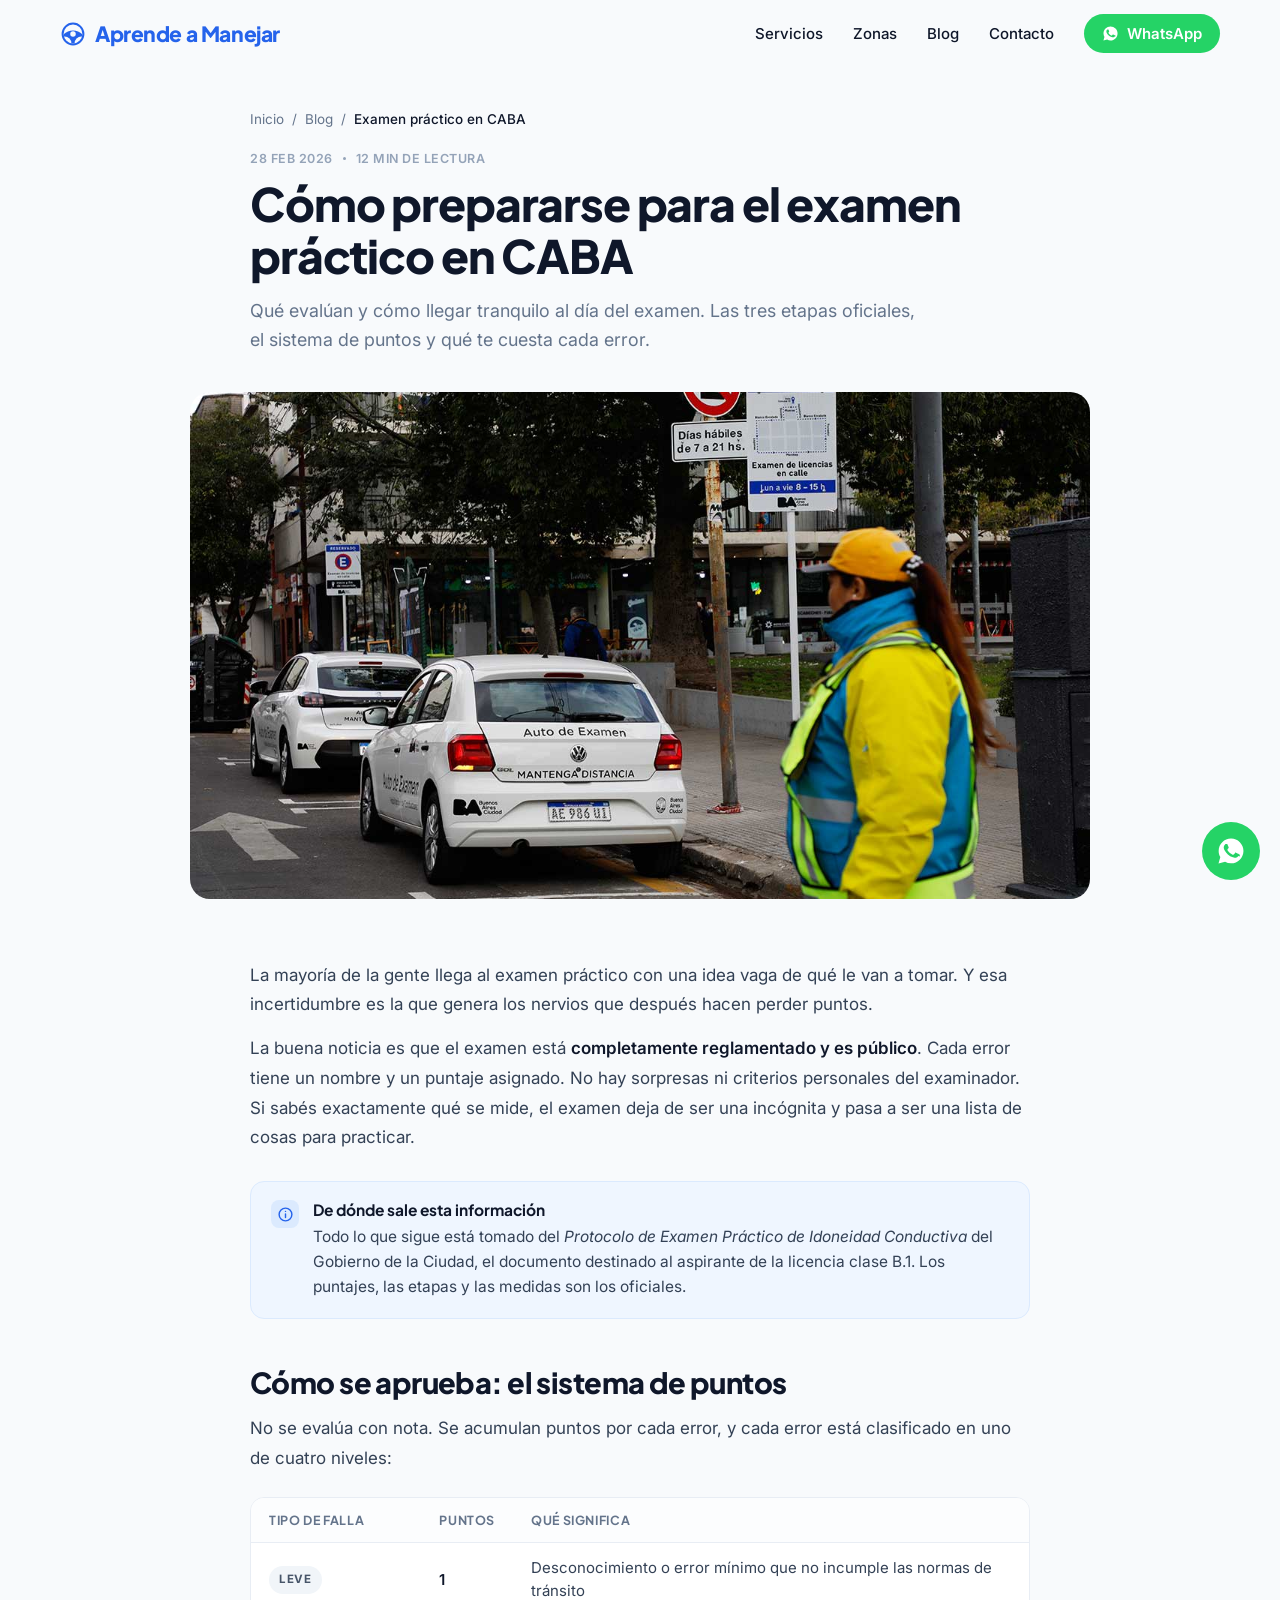
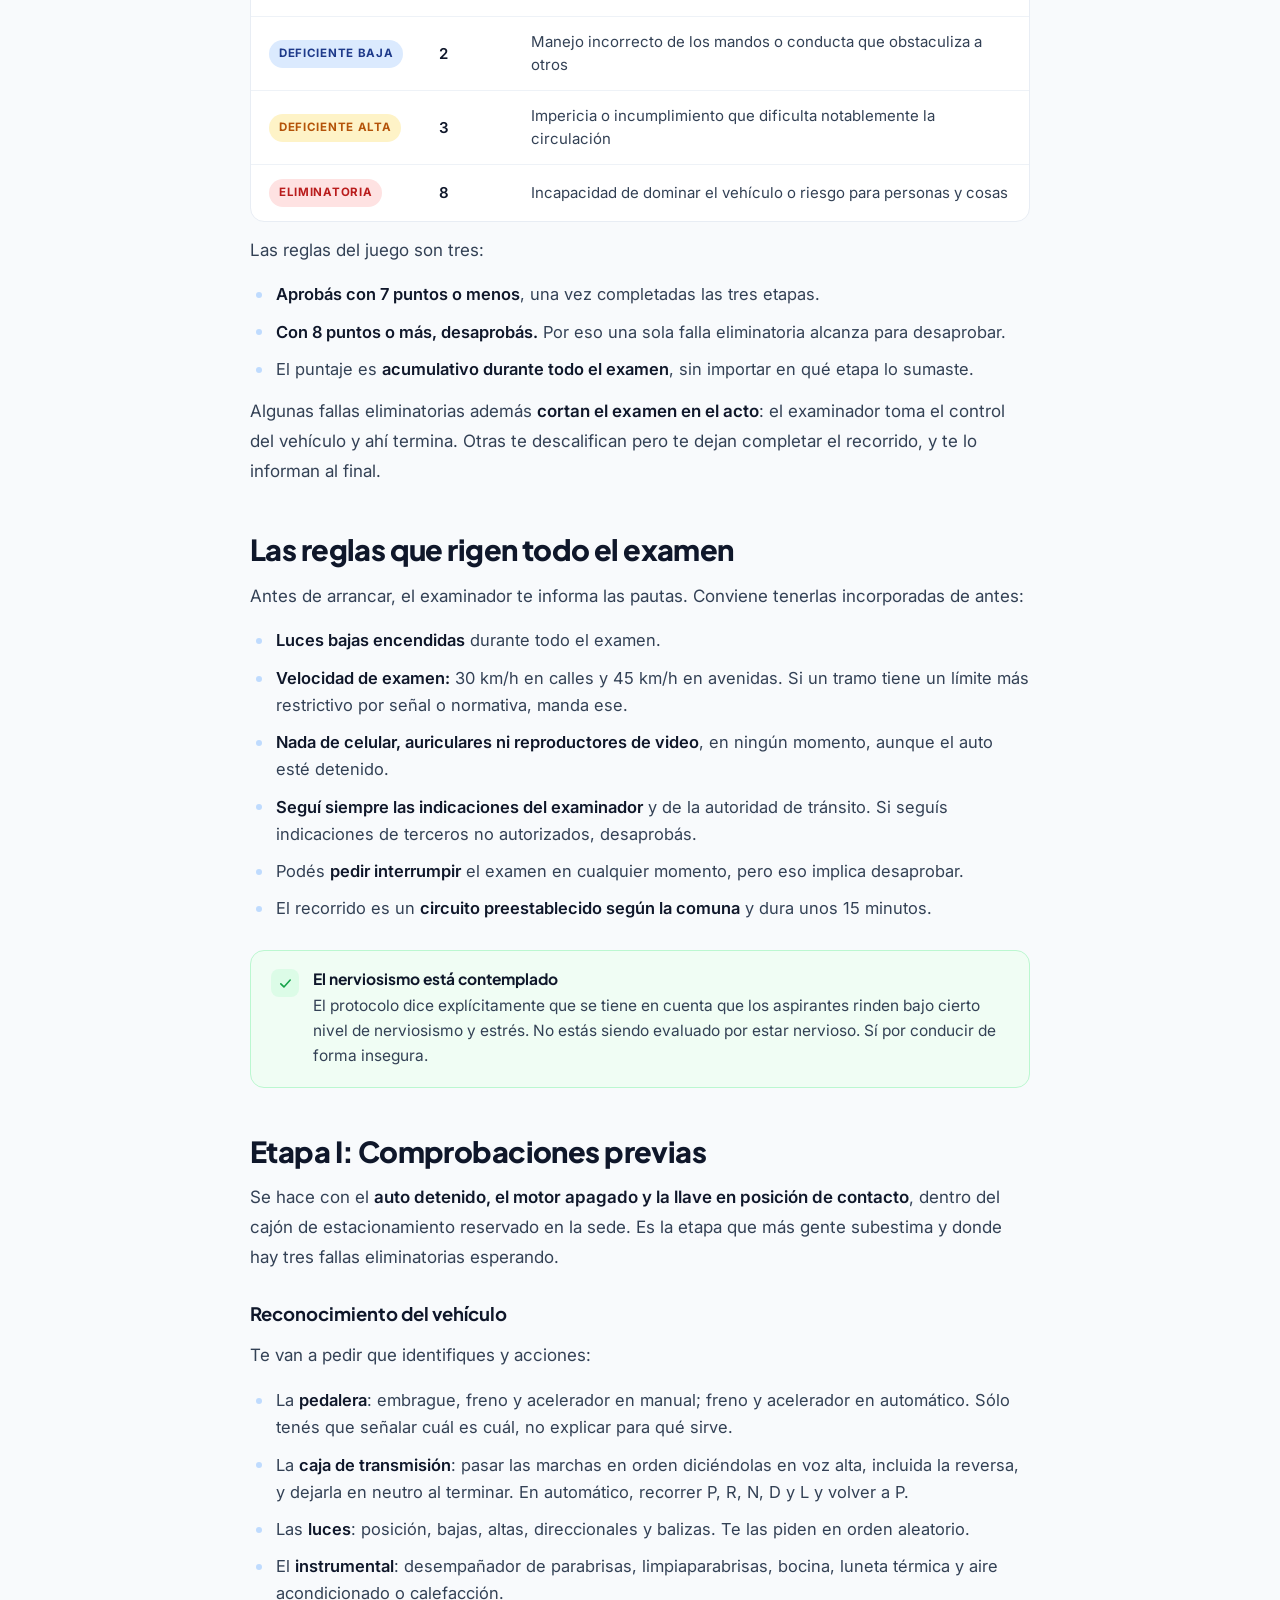
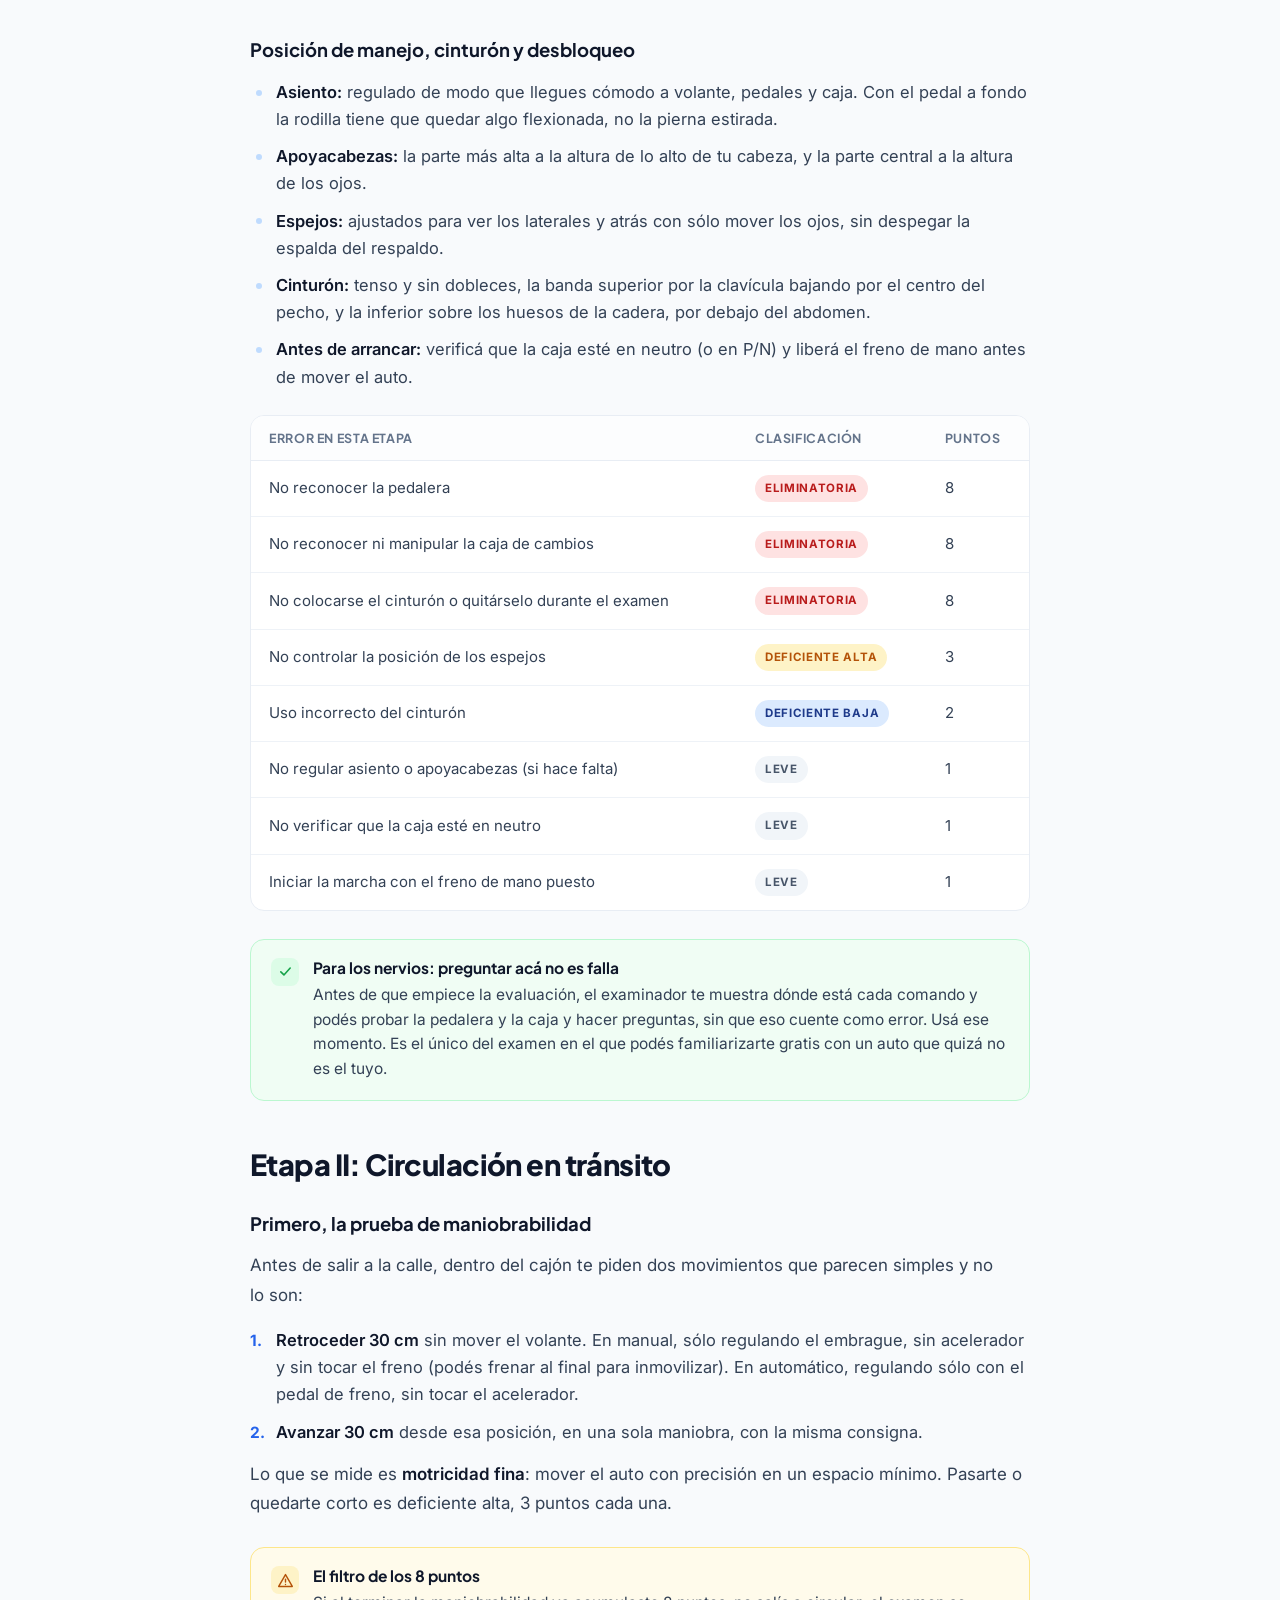
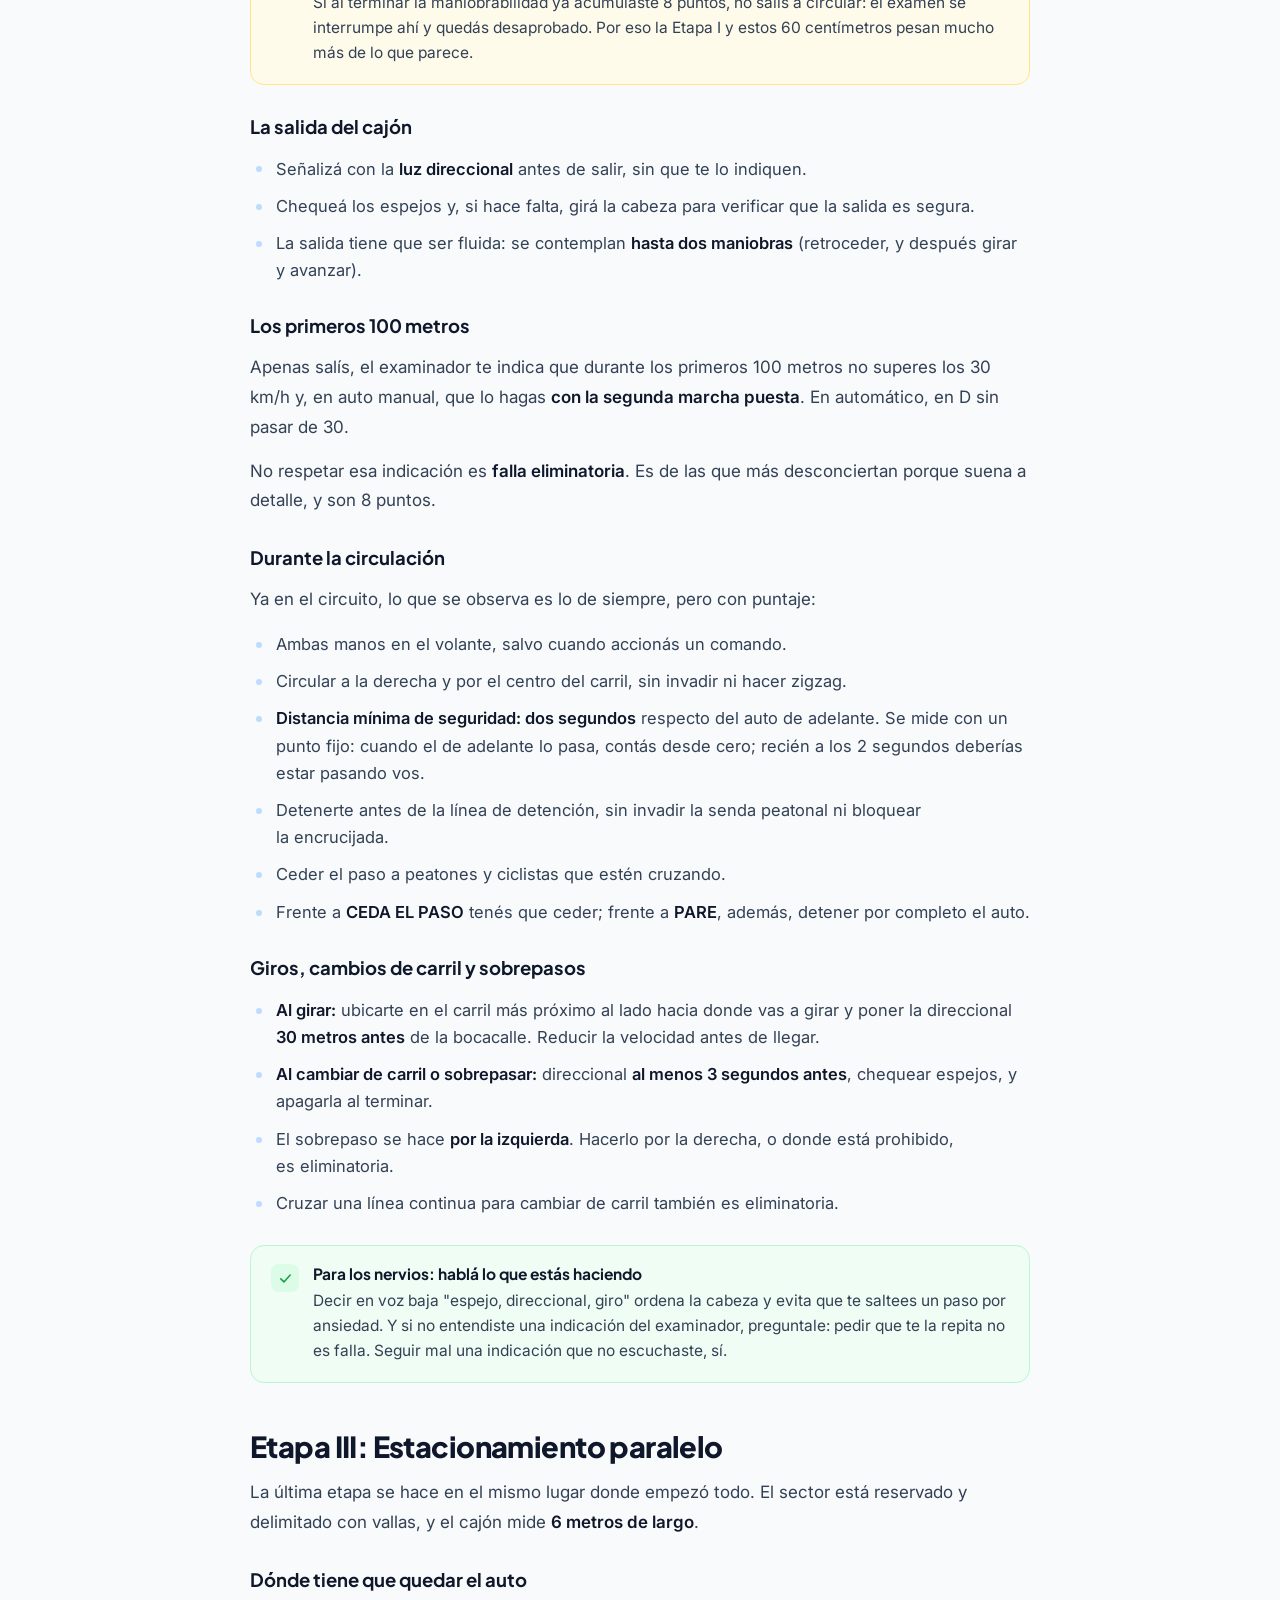
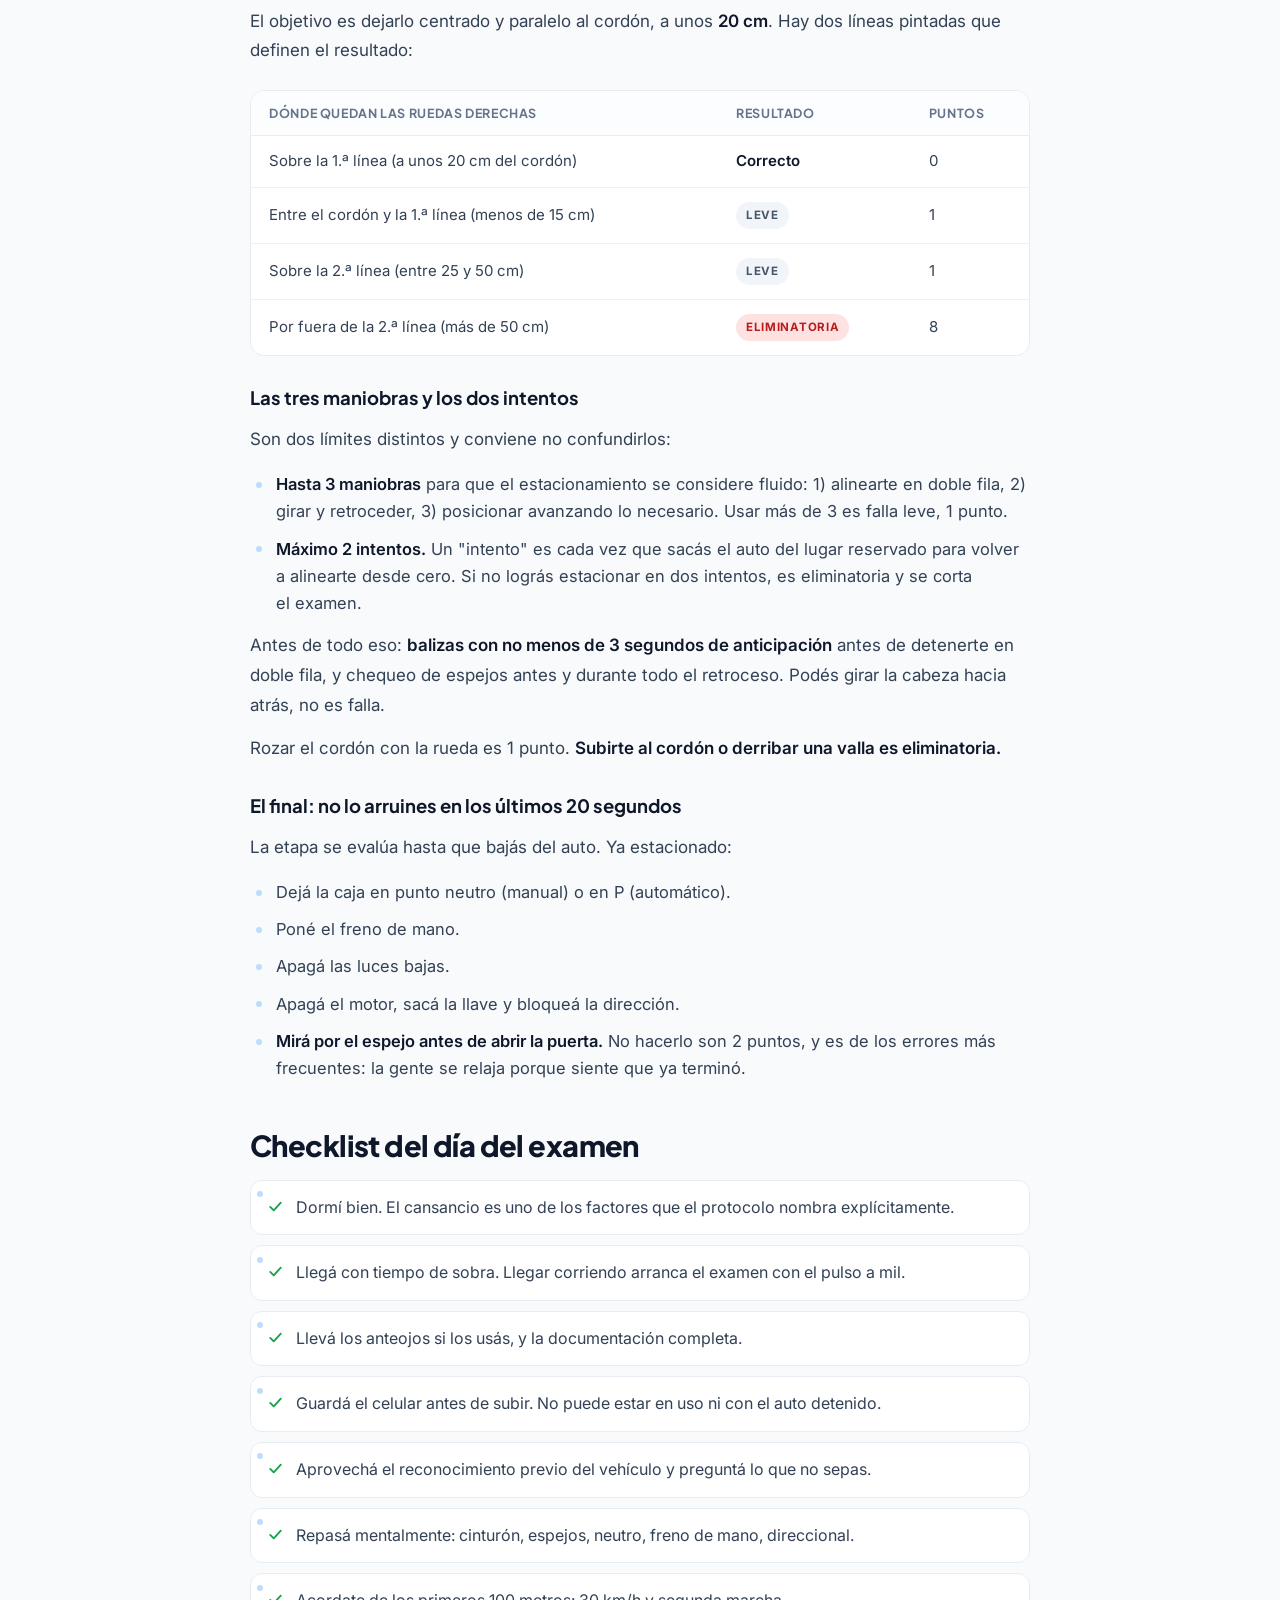
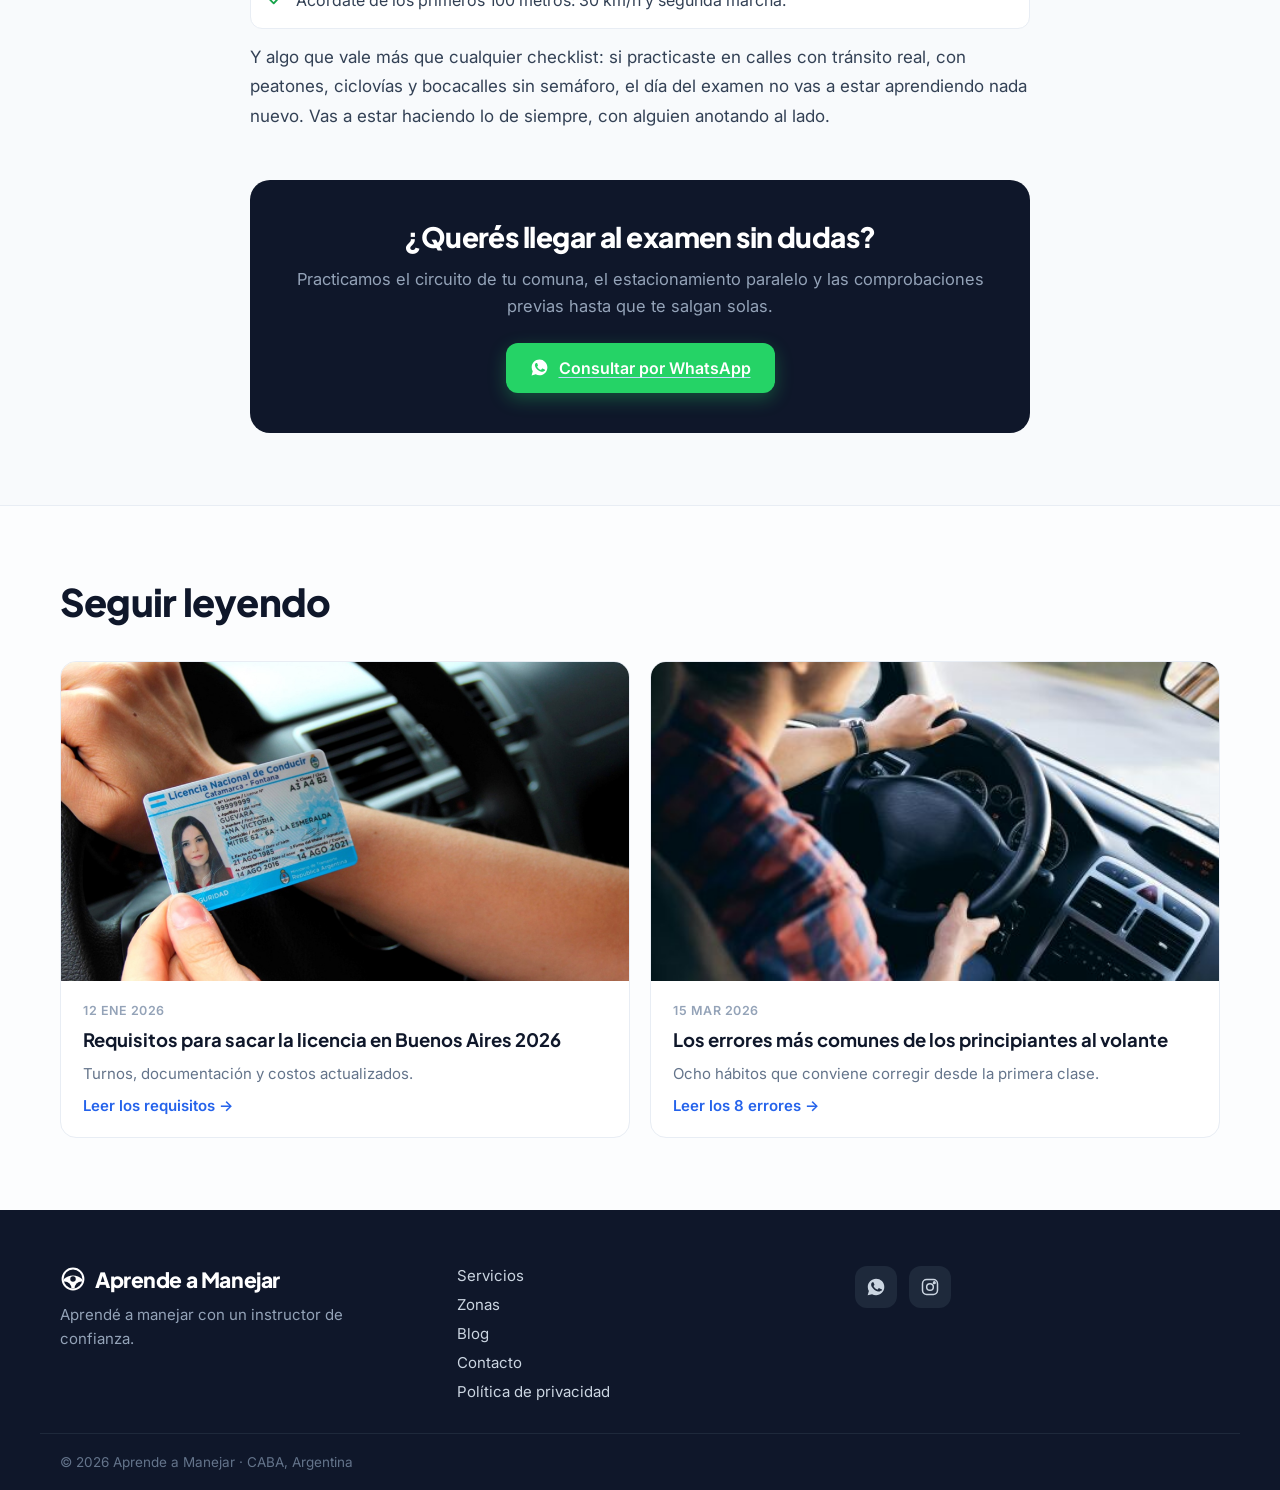
<file: blog/como-prepararse-examen-practico-caba/index.html>
<!DOCTYPE html>
<html lang="es-AR">
<head>
<meta charset="utf-8">
<meta name="viewport" content="width=device-width, initial-scale=1">

<!--
  Aprende a Manejar — Blog: cómo prepararse para el examen práctico
  ------------------------------------------------------------------
  FUENTE: "Protocolo de Examen Práctico de Idoneidad Conductiva" (GCBA,
  Secretaría de Transporte y Obras Públicas), destinado al aspirante de la
  licencia clase B.1. Las tres etapas, los puntajes, las clasificaciones de
  falla y las medidas del cajón salen de ese documento (ficha de evaluación,
  Anexo I gráfico 4 y Anexo II).
  Si el GCBA publica una revisión del protocolo, revisar puntajes y medidas.
  · Número de WhatsApp 5491161228032 — reemplazar junto con el resto del sitio.
  ------------------------------------------------------------------
-->

<title>Cómo es el examen práctico de manejo en CABA | Aprende a Manejar</title>
<meta name="description" content="Las 3 etapas del examen práctico en vía pública de CABA: comprobaciones previas, circulación y estacionamiento paralelo. Qué puntúa cada error.">
<link rel="canonical" href="https://www.aprendeamanejar.ar/blog/como-prepararse-examen-practico-caba">
<meta property="og:title" content="Cómo prepararse para el examen práctico en CABA">
<meta property="og:description" content="Qué evalúan en cada una de las 3 etapas y cómo llegar tranquilo al día del examen.">
<meta property="og:type" content="article">
<meta property="og:url" content="https://www.aprendeamanejar.ar/blog/como-prepararse-examen-practico-caba">
<meta property="og:locale" content="es_AR">
<meta property="og:site_name" content="Aprende a Manejar">
<meta property="og:image" content="https://www.aprendeamanejar.ar/images/emi-clase-alumno.jpg">
<meta property="og:image:alt" content="Clase de manejo en CABA con instructor certificado">
<meta name="twitter:card" content="summary_large_image">
<meta name="twitter:title" content="Cómo prepararse para el examen práctico en CABA">
<meta name="twitter:description" content="Qué evalúan en cada una de las 3 etapas y cómo llegar tranquilo al día del examen.">
<meta name="twitter:image" content="https://www.aprendeamanejar.ar/images/emi-clase-alumno.jpg">
<meta name="author" content="Aprende a Manejar">
<meta name="geo.region" content="AR-C">
<meta name="robots" content="index, follow">

<link rel="preconnect" href="https://fonts.googleapis.com">
<link rel="preconnect" href="https://fonts.gstatic.com" crossorigin>
<link href="https://fonts.googleapis.com/css2?family=Plus+Jakarta+Sans:wght@500;700;800&family=Inter:wght@400;500;600&display=swap" rel="stylesheet">
<link rel="stylesheet" href="/styles.css">

<link rel="icon" href="/favicon.ico" sizes="32x32">
<link rel="icon" href="/favicon.svg" type="image/svg+xml">
<link rel="apple-touch-icon" href="/apple-touch-icon.png">

<script>document.documentElement.classList.add('js');</script>
<script src="/components.js" defer></script>

<script type="application/ld+json">
{"@context":"https://schema.org","@type":"BlogPosting",
"headline":"Cómo prepararse para el examen práctico en CABA",
"description":"Las 3 etapas del examen práctico en vía pública de CABA y qué puntúa cada error.",
"datePublished":"2026-02-28","dateModified":"2026-02-28",
"inLanguage":"es-AR",
"author":{"@type":"Person","name":"Emi"},
"image":"https://www.aprendeamanejar.ar/images/emi-clase-alumno.jpg",
"publisher":{"@type":"Organization","name":"Aprende a Manejar"},
"isPartOf":{"@id":"https://www.aprendeamanejar.ar/#website"},
"mainEntityOfPage":{"@type":"WebPage","@id":"https://www.aprendeamanejar.ar/blog/como-prepararse-examen-practico-caba"}}
</script>
<script type="application/ld+json">
{"@context":"https://schema.org","@type":"BreadcrumbList","itemListElement":[
{"@type":"ListItem","position":1,"name":"Inicio","item":"https://www.aprendeamanejar.ar/"},
{"@type":"ListItem","position":2,"name":"Blog","item":"https://www.aprendeamanejar.ar/#blog"},
{"@type":"ListItem","position":3,"name":"Cómo prepararse para el examen práctico en CABA"}]}
</script>
</head>
<body>

<svg class="sprite" aria-hidden="true" focusable="false" width="0" height="0">
  <defs>
    <clipPath id="c-wheel"><circle cx="12" cy="12" r="8.675"/></clipPath>
    <mask id="m-wheel" maskUnits="userSpaceOnUse" x="0" y="0" width="24" height="24">
      <rect width="24" height="24" fill="#000"/>
      <g clip-path="url(#c-wheel)">
        <circle cx="12" cy="20.94" r="12.24" fill="#fff"/>
        <circle cx="4.3"  cy="20.5" r="6.2" fill="#000"/>
        <circle cx="19.7" cy="20.5" r="6.2" fill="#000"/>
        <circle cx="12" cy="12" r="2.55" fill="#000"/>
      </g>
    </mask>
    <symbol id="i-wheel" viewBox="0 0 24 24">
      <circle cx="12" cy="12" r="9.6" fill="none" stroke="currentColor" stroke-width="1.85"/>
      <rect width="24" height="24" fill="currentColor" mask="url(#m-wheel)"/>
    </symbol>
    <symbol id="i-wa" viewBox="0 0 24 24" fill="currentColor">
      <path d="M12.04 2C6.58 2 2.13 6.45 2.13 11.91c0 1.75.46 3.46 1.32 4.96L2 22l5.25-1.38a9.9 9.9 0 0 0 4.79 1.22h.01c5.46 0 9.91-4.45 9.91-9.91 0-2.65-1.03-5.14-2.9-7.01A9.82 9.82 0 0 0 12.04 2Zm5.8 14.06c-.24.68-1.42 1.3-1.95 1.35-.53.05-1.03.24-3.5-.72-2.98-1.17-4.85-4.25-5-4.45-.15-.2-1.2-1.6-1.2-3.05 0-1.45.76-2.16 1.03-2.46.27-.3.58-.37.78-.37.2 0 .39 0 .56.01.18.01.42-.07.65.5.24.58.8 1.98.87 2.13.07.15.12.32.02.51-.1.2-.2.32-.39.5-.19.2-.29.31-.42.51-.13.2-.28.44-.06.83.22.39.79 1.3 1.68 2.1 1.14 1.02 2.1 1.34 2.4 1.49.29.15.58.13.8-.08.22-.2.85-.98 1.08-1.32.24-.34.47-.28.79-.16.32.12 2.02.95 2.37 1.13.34.17.58.26.66.4.09.15.09.83-.15 1.5Z"/>
    </symbol>
    <symbol id="i-menu" viewBox="0 0 24 24" fill="none" stroke="currentColor" stroke-width="2" stroke-linecap="round">
      <path d="M4 7h16M4 12h16M4 17h16"/>
    </symbol>
    <symbol id="i-close" viewBox="0 0 24 24" fill="none" stroke="currentColor" stroke-width="2" stroke-linecap="round">
      <path d="M6 6l12 12M18 6L6 18"/>
    </symbol>
    <symbol id="i-instagram" viewBox="0 0 24 24" fill="none" stroke="currentColor" stroke-width="1.8" stroke-linecap="round">
      <rect x="3" y="3" width="18" height="18" rx="5"/><circle cx="12" cy="12" r="4"/><circle cx="17.2" cy="6.8" r="1"/>
    </symbol>
    <symbol id="i-check" viewBox="0 0 24 24" fill="none" stroke="currentColor" stroke-width="2.6" stroke-linecap="round" stroke-linejoin="round">
      <path d="M4.5 12.5 9.5 17.5 19.5 6.5"/>
    </symbol>
    <symbol id="i-info" viewBox="0 0 24 24" fill="none" stroke="currentColor" stroke-width="2" stroke-linecap="round">
      <circle cx="12" cy="12" r="9"/><path d="M12 11.2v5M12 7.6h.01"/>
    </symbol>
    <symbol id="i-alert" viewBox="0 0 24 24" fill="none" stroke="currentColor" stroke-width="2" stroke-linecap="round" stroke-linejoin="round">
      <path d="M12 3.6 21.6 20.4H2.4L12 3.6Z"/><path d="M12 10v4.2M12 17.6h.01"/>
    </symbol>
  </defs>
</svg>

<header class="site-header" data-header>
  <nav class="nav" aria-label="Navegación principal">
    <a class="logo" href="/">
      <svg class="logo-mark" width="26" height="26" aria-hidden="true"><use href="#i-wheel"/></svg>Aprende a Manejar
    </a>
    <div class="nav-desktop">
      <a class="nav-link" href="/#servicios">Servicios</a>
      <a class="nav-link" href="/#zonas">Zonas</a>
      <a class="nav-link" href="/#blog">Blog</a>
      <a class="nav-link" href="/#contacto">Contacto</a>
      <a class="btn-wa btn-wa--sm" href="https://wa.me/5491161228032?text=Hola%20Emi%2C%20quiero%20informaci%C3%B3n%20sobre%20las%20clases" target="_blank" rel="noopener">
        <svg width="17" height="17" aria-hidden="true"><use href="#i-wa"/></svg>WhatsApp
      </a>
    </div>
    <button class="icon-btn nav-toggle" type="button" aria-label="Abrir menú" aria-expanded="false" aria-controls="mobile-menu" data-menu-open>
      <svg width="22" height="22" aria-hidden="true"><use href="#i-menu"/></svg>
    </button>
  </nav>
</header>

<div class="mobile-menu" id="mobile-menu" data-menu hidden>
  <div class="mobile-menu__top">
    <span class="logo">
      <svg class="logo-mark" width="26" height="26" aria-hidden="true"><use href="#i-wheel"/></svg>Aprende a Manejar
    </span>
    <button class="icon-btn" type="button" aria-label="Cerrar menú" data-menu-close>
      <svg width="22" height="22" aria-hidden="true"><use href="#i-close"/></svg>
    </button>
  </div>
  <div class="mobile-menu__links">
    <a href="/#servicios" data-menu-link>Servicios</a>
    <a href="/#zonas" data-menu-link>Zonas</a>
    <a href="/#blog" data-menu-link>Blog</a>
    <a href="/#contacto" data-menu-link>Contacto</a>
  </div>
  <a class="btn-wa btn-wa--block" href="https://wa.me/5491161228032?text=Hola%20Emi%2C%20quiero%20informaci%C3%B3n%20sobre%20las%20clases" target="_blank" rel="noopener">
    <svg width="20" height="20" aria-hidden="true"><use href="#i-wa"/></svg>Pedir clase por WhatsApp
  </a>
</div>

<main>
<article>

  <div class="article__head">
    <nav class="breadcrumb" aria-label="Migas de pan">
      <a href="/">Inicio</a> <span aria-hidden="true">/</span>
      <a href="/#blog">Blog</a> <span aria-hidden="true">/</span>
      <span aria-current="page">Examen práctico en CABA</span>
    </nav>
    <div class="article__meta">
      <time datetime="2026-02-28">28 feb 2026</time><i aria-hidden="true"></i><span>12 min de lectura</span>
    </div>
    <h1 class="article__title">Cómo prepararse para el examen práctico en CABA</h1>
    <p class="article__lead">Qué evalúan y cómo llegar tranquilo al día del examen. Las tres etapas oficiales, el sistema de puntos y qué te cuesta cada error.</p>
  </div>

  <div class="article__hero">
    <img class="article__img" src="/images/pista-auto-examen.jpg" width="1200" height="740"
         alt="Autos de examen del Gobierno de la Ciudad en el circuito de examen de licencias en la vía pública de CABA"
         fetchpriority="high" decoding="async">
  </div>

  <div class="article__body prose">

    <p>La mayoría de la gente llega al examen práctico con una idea vaga de qué le van a tomar. Y esa incertidumbre es la que genera los nervios que después hacen perder puntos.</p>
    <p>La buena noticia es que el examen está <strong>completamente reglamentado y es público</strong>. Cada error tiene un nombre y un puntaje asignado. No hay sorpresas ni criterios personales del examinador. Si sabés exactamente qué se mide, el examen deja de ser una incógnita y pasa a ser una lista de cosas para practicar.</p>

    <div class="callout callout--info">
      <span class="callout__ico"><svg width="17" height="17" aria-hidden="true"><use href="#i-info"/></svg></span>
      <div>
        <strong>De dónde sale esta información</strong>
        <p>Todo lo que sigue está tomado del <em>Protocolo de Examen Práctico de Idoneidad Conductiva</em> del Gobierno de la Ciudad, el documento destinado al aspirante de la licencia clase B.1. Los puntajes, las etapas y las medidas son los oficiales.</p>
      </div>
    </div>

    <h2>Cómo se aprueba: el sistema de puntos</h2>
    <p>No se evalúa con nota. Se acumulan puntos por cada error, y cada error está clasificado en uno de cuatro niveles:</p>

    <div class="table-wrap">
      <table class="data-table">
        <thead>
          <tr><th>Tipo de falla</th><th>Puntos</th><th>Qué significa</th></tr>
        </thead>
        <tbody>
          <tr><td><span class="pill pill--leve">Leve</span></td><td><strong>1</strong></td><td>Desconocimiento o error mínimo que no incumple las normas de tránsito</td></tr>
          <tr><td><span class="pill pill--baja">Deficiente baja</span></td><td><strong>2</strong></td><td>Manejo incorrecto de los mandos o conducta que obstaculiza a otros</td></tr>
          <tr><td><span class="pill pill--alta">Deficiente alta</span></td><td><strong>3</strong></td><td>Impericia o incumplimiento que dificulta notablemente la circulación</td></tr>
          <tr><td><span class="pill pill--elim">Eliminatoria</span></td><td><strong>8</strong></td><td>Incapacidad de dominar el vehículo o riesgo para personas y cosas</td></tr>
        </tbody>
      </table>
    </div>

    <p>Las reglas del juego son tres:</p>
    <ul>
      <li><strong>Aprobás con 7 puntos o menos</strong>, una vez completadas las tres etapas.</li>
      <li><strong>Con 8 puntos o más, desaprobás.</strong> Por eso una sola falla eliminatoria alcanza para desaprobar.</li>
      <li>El puntaje es <strong>acumulativo durante todo el examen</strong>, sin importar en qué etapa lo sumaste.</li>
    </ul>
    <p>Algunas fallas eliminatorias además <strong>cortan el examen en el acto</strong>: el examinador toma el control del vehículo y ahí termina. Otras te descalifican pero te dejan completar el recorrido, y te lo informan al final.</p>

    <h2>Las reglas que rigen todo el examen</h2>
    <p>Antes de arrancar, el examinador te informa las pautas. Conviene tenerlas incorporadas de antes:</p>
    <ul>
      <li><strong>Luces bajas encendidas</strong> durante todo el examen.</li>
      <li><strong>Velocidad de examen:</strong> 30 km/h en calles y 45 km/h en avenidas. Si un tramo tiene un límite más restrictivo por señal o normativa, manda ese.</li>
      <li><strong>Nada de celular, auriculares ni reproductores de video</strong>, en ningún momento, aunque el auto esté detenido.</li>
      <li><strong>Seguí siempre las indicaciones del examinador</strong> y de la autoridad de tránsito. Si seguís indicaciones de terceros no autorizados, desaprobás.</li>
      <li>Podés <strong>pedir interrumpir</strong> el examen en cualquier momento, pero eso implica desaprobar.</li>
      <li>El recorrido es un <strong>circuito preestablecido según la comuna</strong> y dura unos 15 minutos.</li>
    </ul>

    <div class="callout callout--tip">
      <span class="callout__ico"><svg width="15" height="15" aria-hidden="true"><use href="#i-check"/></svg></span>
      <div>
        <strong>El nerviosismo está contemplado</strong>
        <p>El protocolo dice explícitamente que se tiene en cuenta que los aspirantes rinden bajo cierto nivel de nerviosismo y estrés. No estás siendo evaluado por estar nervioso. Sí por conducir de forma insegura.</p>
      </div>
    </div>

    <h2>Etapa I: Comprobaciones previas</h2>
    <p>Se hace con el <strong>auto detenido, el motor apagado y la llave en posición de contacto</strong>, dentro del cajón de estacionamiento reservado en la sede. Es la etapa que más gente subestima y donde hay tres fallas eliminatorias esperando.</p>

    <h3>Reconocimiento del vehículo</h3>
    <p>Te van a pedir que identifiques y acciones:</p>
    <ul>
      <li>La <strong>pedalera</strong>: embrague, freno y acelerador en manual; freno y acelerador en automático. Sólo tenés que señalar cuál es cuál, no explicar para qué sirve.</li>
      <li>La <strong>caja de transmisión</strong>: pasar las marchas en orden diciéndolas en voz alta, incluida la reversa, y dejarla en neutro al terminar. En automático, recorrer P, R, N, D y L y volver a P.</li>
      <li>Las <strong>luces</strong>: posición, bajas, altas, direccionales y balizas. Te las piden en orden aleatorio.</li>
      <li>El <strong>instrumental</strong>: desempañador de parabrisas, limpiaparabrisas, bocina, luneta térmica y aire acondicionado o calefacción.</li>
    </ul>

    <h3>Posición de manejo, cinturón y desbloqueo</h3>
    <ul>
      <li><strong>Asiento:</strong> regulado de modo que llegues cómodo a volante, pedales y caja. Con el pedal a fondo la rodilla tiene que quedar algo flexionada, no la pierna estirada.</li>
      <li><strong>Apoyacabezas:</strong> la parte más alta a la altura de lo alto de tu cabeza, y la parte central a la altura de los ojos.</li>
      <li><strong>Espejos:</strong> ajustados para ver los laterales y atrás con sólo mover los ojos, sin despegar la espalda del respaldo.</li>
      <li><strong>Cinturón:</strong> tenso y sin dobleces, la banda superior por la clavícula bajando por el centro del pecho, y la inferior sobre los huesos de la cadera, por debajo del abdomen.</li>
      <li><strong>Antes de arrancar:</strong> verificá que la caja esté en neutro (o en P/N) y liberá el freno de mano antes de mover el auto.</li>
    </ul>

    <div class="table-wrap">
      <table class="data-table">
        <thead><tr><th>Error en esta etapa</th><th>Clasificación</th><th>Puntos</th></tr></thead>
        <tbody>
          <tr><td>No reconocer la pedalera</td><td><span class="pill pill--elim">Eliminatoria</span></td><td>8</td></tr>
          <tr><td>No reconocer ni manipular la caja de cambios</td><td><span class="pill pill--elim">Eliminatoria</span></td><td>8</td></tr>
          <tr><td>No colocarse el cinturón o quitárselo durante el examen</td><td><span class="pill pill--elim">Eliminatoria</span></td><td>8</td></tr>
          <tr><td>No controlar la posición de los espejos</td><td><span class="pill pill--alta">Deficiente alta</span></td><td>3</td></tr>
          <tr><td>Uso incorrecto del cinturón</td><td><span class="pill pill--baja">Deficiente baja</span></td><td>2</td></tr>
          <tr><td>No regular asiento o apoyacabezas (si hace falta)</td><td><span class="pill pill--leve">Leve</span></td><td>1</td></tr>
          <tr><td>No verificar que la caja esté en neutro</td><td><span class="pill pill--leve">Leve</span></td><td>1</td></tr>
          <tr><td>Iniciar la marcha con el freno de mano puesto</td><td><span class="pill pill--leve">Leve</span></td><td>1</td></tr>
        </tbody>
      </table>
    </div>

    <div class="callout callout--tip">
      <span class="callout__ico"><svg width="15" height="15" aria-hidden="true"><use href="#i-check"/></svg></span>
      <div>
        <strong>Para los nervios: preguntar acá no es falla</strong>
        <p>Antes de que empiece la evaluación, el examinador te muestra dónde está cada comando y podés probar la pedalera y la caja y hacer preguntas, sin que eso cuente como error. Usá ese momento. Es el único del examen en el que podés familiarizarte gratis con un auto que quizá no es el tuyo.</p>
      </div>
    </div>

    <h2>Etapa II: Circulación en tránsito</h2>

    <h3>Primero, la prueba de maniobrabilidad</h3>
    <p>Antes de salir a la calle, dentro del cajón te piden dos movimientos que parecen simples y no lo son:</p>
    <ol>
      <li><strong>Retroceder 30 cm</strong> sin mover el volante. En manual, sólo regulando el embrague, sin acelerador y sin tocar el freno (podés frenar al final para inmovilizar). En automático, regulando sólo con el pedal de freno, sin tocar el acelerador.</li>
      <li><strong>Avanzar 30 cm</strong> desde esa posición, en una sola maniobra, con la misma consigna.</li>
    </ol>
    <p>Lo que se mide es <strong>motricidad fina</strong>: mover el auto con precisión en un espacio mínimo. Pasarte o quedarte corto es deficiente alta, 3 puntos cada una.</p>

    <div class="callout callout--warn">
      <span class="callout__ico"><svg width="17" height="17" aria-hidden="true"><use href="#i-alert"/></svg></span>
      <div>
        <strong>El filtro de los 8 puntos</strong>
        <p>Si al terminar la maniobrabilidad ya acumulaste 8 puntos, no salís a circular: el examen se interrumpe ahí y quedás desaprobado. Por eso la Etapa I y estos 60 centímetros pesan mucho más de lo que parece.</p>
      </div>
    </div>

    <h3>La salida del cajón</h3>
    <ul>
      <li>Señalizá con la <strong>luz direccional</strong> antes de salir, sin que te lo indiquen.</li>
      <li>Chequeá los espejos y, si hace falta, girá la cabeza para verificar que la salida es segura.</li>
      <li>La salida tiene que ser fluida: se contemplan <strong>hasta dos maniobras</strong> (retroceder, y después girar y avanzar).</li>
    </ul>

    <h3>Los primeros 100 metros</h3>
    <p>Apenas salís, el examinador te indica que durante los primeros 100 metros no superes los 30 km/h y, en auto manual, que lo hagas <strong>con la segunda marcha puesta</strong>. En automático, en D sin pasar de 30.</p>
    <p>No respetar esa indicación es <strong>falla eliminatoria</strong>. Es de las que más desconciertan porque suena a detalle, y son 8 puntos.</p>

    <h3>Durante la circulación</h3>
    <p>Ya en el circuito, lo que se observa es lo de siempre, pero con puntaje:</p>
    <ul>
      <li>Ambas manos en el volante, salvo cuando accionás un comando.</li>
      <li>Circular a la derecha y por el centro del carril, sin invadir ni hacer zigzag.</li>
      <li><strong>Distancia mínima de seguridad: dos segundos</strong> respecto del auto de adelante. Se mide con un punto fijo: cuando el de adelante lo pasa, contás desde cero; recién a los 2 segundos deberías estar pasando vos.</li>
      <li>Detenerte antes de la línea de detención, sin invadir la senda peatonal ni bloquear la encrucijada.</li>
      <li>Ceder el paso a peatones y ciclistas que estén cruzando.</li>
      <li>Frente a <strong>CEDA EL PASO</strong> tenés que ceder; frente a <strong>PARE</strong>, además, detener por completo el auto.</li>
    </ul>

    <h3>Giros, cambios de carril y sobrepasos</h3>
    <ul>
      <li><strong>Al girar:</strong> ubicarte en el carril más próximo al lado hacia donde vas a girar y poner la direccional <strong>30 metros antes</strong> de la bocacalle. Reducir la velocidad antes de llegar.</li>
      <li><strong>Al cambiar de carril o sobrepasar:</strong> direccional <strong>al menos 3 segundos antes</strong>, chequear espejos, y apagarla al terminar.</li>
      <li>El sobrepaso se hace <strong>por la izquierda</strong>. Hacerlo por la derecha, o donde está prohibido, es eliminatoria.</li>
      <li>Cruzar una línea continua para cambiar de carril también es eliminatoria.</li>
    </ul>

    <div class="callout callout--tip">
      <span class="callout__ico"><svg width="15" height="15" aria-hidden="true"><use href="#i-check"/></svg></span>
      <div>
        <strong>Para los nervios: hablá lo que estás haciendo</strong>
        <p>Decir en voz baja "espejo, direccional, giro" ordena la cabeza y evita que te saltees un paso por ansiedad. Y si no entendiste una indicación del examinador, preguntale: pedir que te la repita no es falla. Seguir mal una indicación que no escuchaste, sí.</p>
      </div>
    </div>

    <h2>Etapa III: Estacionamiento paralelo</h2>
    <p>La última etapa se hace en el mismo lugar donde empezó todo. El sector está reservado y delimitado con vallas, y el cajón mide <strong>6 metros de largo</strong>.</p>

    <h3>Dónde tiene que quedar el auto</h3>
    <p>El objetivo es dejarlo centrado y paralelo al cordón, a unos <strong>20 cm</strong>. Hay dos líneas pintadas que definen el resultado:</p>

    <div class="table-wrap">
      <table class="data-table">
        <thead><tr><th>Dónde quedan las ruedas derechas</th><th>Resultado</th><th>Puntos</th></tr></thead>
        <tbody>
          <tr><td>Sobre la 1.ª línea (a unos 20 cm del cordón)</td><td><strong>Correcto</strong></td><td>0</td></tr>
          <tr><td>Entre el cordón y la 1.ª línea (menos de 15 cm)</td><td><span class="pill pill--leve">Leve</span></td><td>1</td></tr>
          <tr><td>Sobre la 2.ª línea (entre 25 y 50 cm)</td><td><span class="pill pill--leve">Leve</span></td><td>1</td></tr>
          <tr><td>Por fuera de la 2.ª línea (más de 50 cm)</td><td><span class="pill pill--elim">Eliminatoria</span></td><td>8</td></tr>
        </tbody>
      </table>
    </div>

    <h3>Las tres maniobras y los dos intentos</h3>
    <p>Son dos límites distintos y conviene no confundirlos:</p>
    <ul>
      <li><strong>Hasta 3 maniobras</strong> para que el estacionamiento se considere fluido: 1) alinearte en doble fila, 2) girar y retroceder, 3) posicionar avanzando lo necesario. Usar más de 3 es falla leve, 1 punto.</li>
      <li><strong>Máximo 2 intentos.</strong> Un "intento" es cada vez que sacás el auto del lugar reservado para volver a alinearte desde cero. Si no lográs estacionar en dos intentos, es eliminatoria y se corta el examen.</li>
    </ul>
    <p>Antes de todo eso: <strong>balizas con no menos de 3 segundos de anticipación</strong> antes de detenerte en doble fila, y chequeo de espejos antes y durante todo el retroceso. Podés girar la cabeza hacia atrás, no es falla.</p>
    <p>Rozar el cordón con la rueda es 1 punto. <strong>Subirte al cordón o derribar una valla es eliminatoria.</strong></p>

    <h3>El final: no lo arruines en los últimos 20 segundos</h3>
    <p>La etapa se evalúa hasta que bajás del auto. Ya estacionado:</p>
    <ul>
      <li>Dejá la caja en punto neutro (manual) o en P (automático).</li>
      <li>Poné el freno de mano.</li>
      <li>Apagá las luces bajas.</li>
      <li>Apagá el motor, sacá la llave y bloqueá la dirección.</li>
      <li><strong>Mirá por el espejo antes de abrir la puerta.</strong> No hacerlo son 2 puntos, y es de los errores más frecuentes: la gente se relaja porque siente que ya terminó.</li>
    </ul>

    <h2>Checklist del día del examen</h2>
    <ul class="checklist">
      <li><svg width="17" height="17" aria-hidden="true"><use href="#i-check"/></svg>Dormí bien. El cansancio es uno de los factores que el protocolo nombra explícitamente.</li>
      <li><svg width="17" height="17" aria-hidden="true"><use href="#i-check"/></svg>Llegá con tiempo de sobra. Llegar corriendo arranca el examen con el pulso a mil.</li>
      <li><svg width="17" height="17" aria-hidden="true"><use href="#i-check"/></svg>Llevá los anteojos si los usás, y la documentación completa.</li>
      <li><svg width="17" height="17" aria-hidden="true"><use href="#i-check"/></svg>Guardá el celular antes de subir. No puede estar en uso ni con el auto detenido.</li>
      <li><svg width="17" height="17" aria-hidden="true"><use href="#i-check"/></svg>Aprovechá el reconocimiento previo del vehículo y preguntá lo que no sepas.</li>
      <li><svg width="17" height="17" aria-hidden="true"><use href="#i-check"/></svg>Repasá mentalmente: cinturón, espejos, neutro, freno de mano, direccional.</li>
      <li><svg width="17" height="17" aria-hidden="true"><use href="#i-check"/></svg>Acordate de los primeros 100 metros: 30 km/h y segunda marcha.</li>
    </ul>

    <p>Y algo que vale más que cualquier checklist: si practicaste en calles con tránsito real, con peatones, ciclovías y bocacalles sin semáforo, el día del examen no vas a estar aprendiendo nada nuevo. Vas a estar haciendo lo de siempre, con alguien anotando al lado.</p>

    <section class="article-cta">
      <h2>¿Querés llegar al examen sin dudas?</h2>
      <p>Practicamos el circuito de tu comuna, el estacionamiento paralelo y las comprobaciones previas hasta que te salgan solas.</p>
      <a class="btn-wa btn-wa--md" href="https://wa.me/5491161228032?text=Hola%20Emi%2C%20quiero%20preparar%20el%20examen%20pr%C3%A1ctico" target="_blank" rel="noopener">
        <svg width="19" height="19" aria-hidden="true"><use href="#i-wa"/></svg>Consultar por WhatsApp
      </a>
    </section>

  </div>
</article>

<section class="related">
  <div class="related__inner">
    <h2 class="h2">Seguir leyendo</h2>
    <div class="cards-3">
      <article class="post card--hover">
        <img class="post__img" src="/images/licencia-nacional-conducir.jpg" width="2000" height="1500"
             alt="Licencia Nacional de Conducir argentina sostenida en la mano por una persona al volante de su auto"
             loading="lazy" decoding="async">
        <div class="post__body">
          <time class="post__date" datetime="2026-01-12">12 ene 2026</time>
          <h3 class="post__title">Requisitos para sacar la licencia en Buenos Aires 2026</h3>
          <p class="post__txt">Turnos, documentación y costos actualizados.</p>
          <a class="post__link" href="/blog/requisitos-licencia-conducir-buenos-aires-2026">Leer los requisitos →</a>
        </div>
      </article>
      <article class="post card--hover">
        <img class="post__img" src="/images/errores-comunes.jpg" width="480" height="270"
             alt="Persona principiante manejando con las dos manos sobre el volante de su auto"
             loading="lazy" decoding="async">
        <div class="post__body">
          <time class="post__date" datetime="2026-03-15">15 mar 2026</time>
          <h3 class="post__title">Los errores más comunes de los principiantes al volante</h3>
          <p class="post__txt">Ocho hábitos que conviene corregir desde la primera clase.</p>
          <a class="post__link" href="/blog/errores-comunes-principiantes">Leer los 8 errores →</a>
        </div>
      </article>
    </div>
  </div>
</section>
</main>

<footer class="site-footer">
  <div class="site-footer__grid">
    <div>
      <span class="logo logo--footer">
        <svg class="logo-mark" width="26" height="26" aria-hidden="true"><use href="#i-wheel"/></svg>Aprende a Manejar
      </span>
      <p class="site-footer__tagline">Aprendé a manejar con un instructor de confianza.</p>
    </div>
    <nav class="site-footer__nav" aria-label="Enlaces del pie">
      <a href="/#servicios">Servicios</a>
      <a href="/#zonas">Zonas</a>
      <a href="/#blog">Blog</a>
      <a href="/#contacto">Contacto</a>
      <a href="/politica-de-privacidad">Política de privacidad</a>
    </nav>
    <div class="site-footer__social">
      <a class="social social--wa" href="https://wa.me/5491161228032?text=Hola%20Emi%2C%20quiero%20informaci%C3%B3n" target="_blank" rel="noopener" aria-label="WhatsApp">
        <svg width="20" height="20" aria-hidden="true"><use href="#i-wa"/></svg>
      </a>
      <a class="social social--ig" href="https://instagram.com/emimanejo" target="_blank" rel="noopener" aria-label="Instagram">
        <svg width="20" height="20" aria-hidden="true"><use href="#i-instagram"/></svg>
      </a>
    </div>
  </div>
  <div class="site-footer__bar">© 2026 Aprende a Manejar · CABA, Argentina</div>
</footer>

<a class="wa-float" href="https://wa.me/5491161228032?text=Hola%20Emi%2C%20quiero%20informaci%C3%B3n" target="_blank" rel="noopener" aria-label="Escribime por WhatsApp" data-wa-float>
  <svg width="30" height="30" aria-hidden="true"><use href="#i-wa"/></svg>
</a>

</body>
</html>
</file>
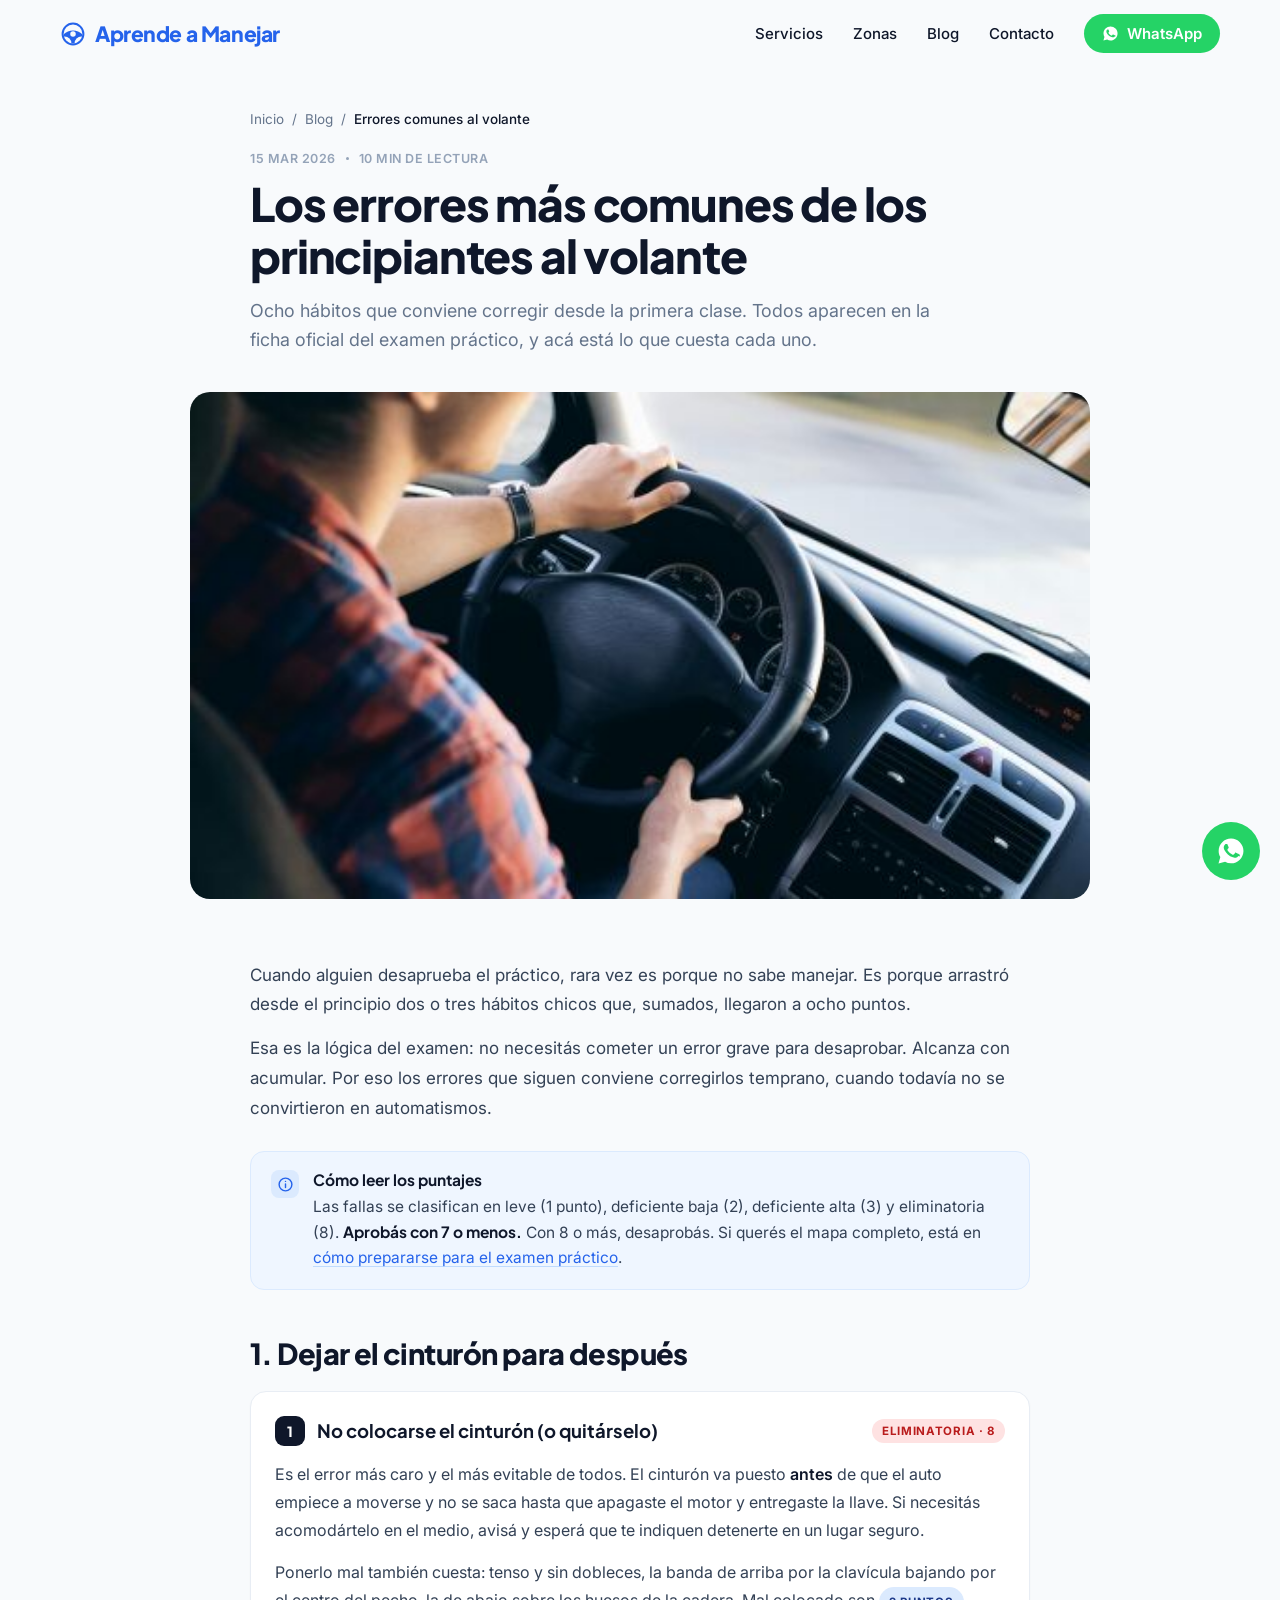
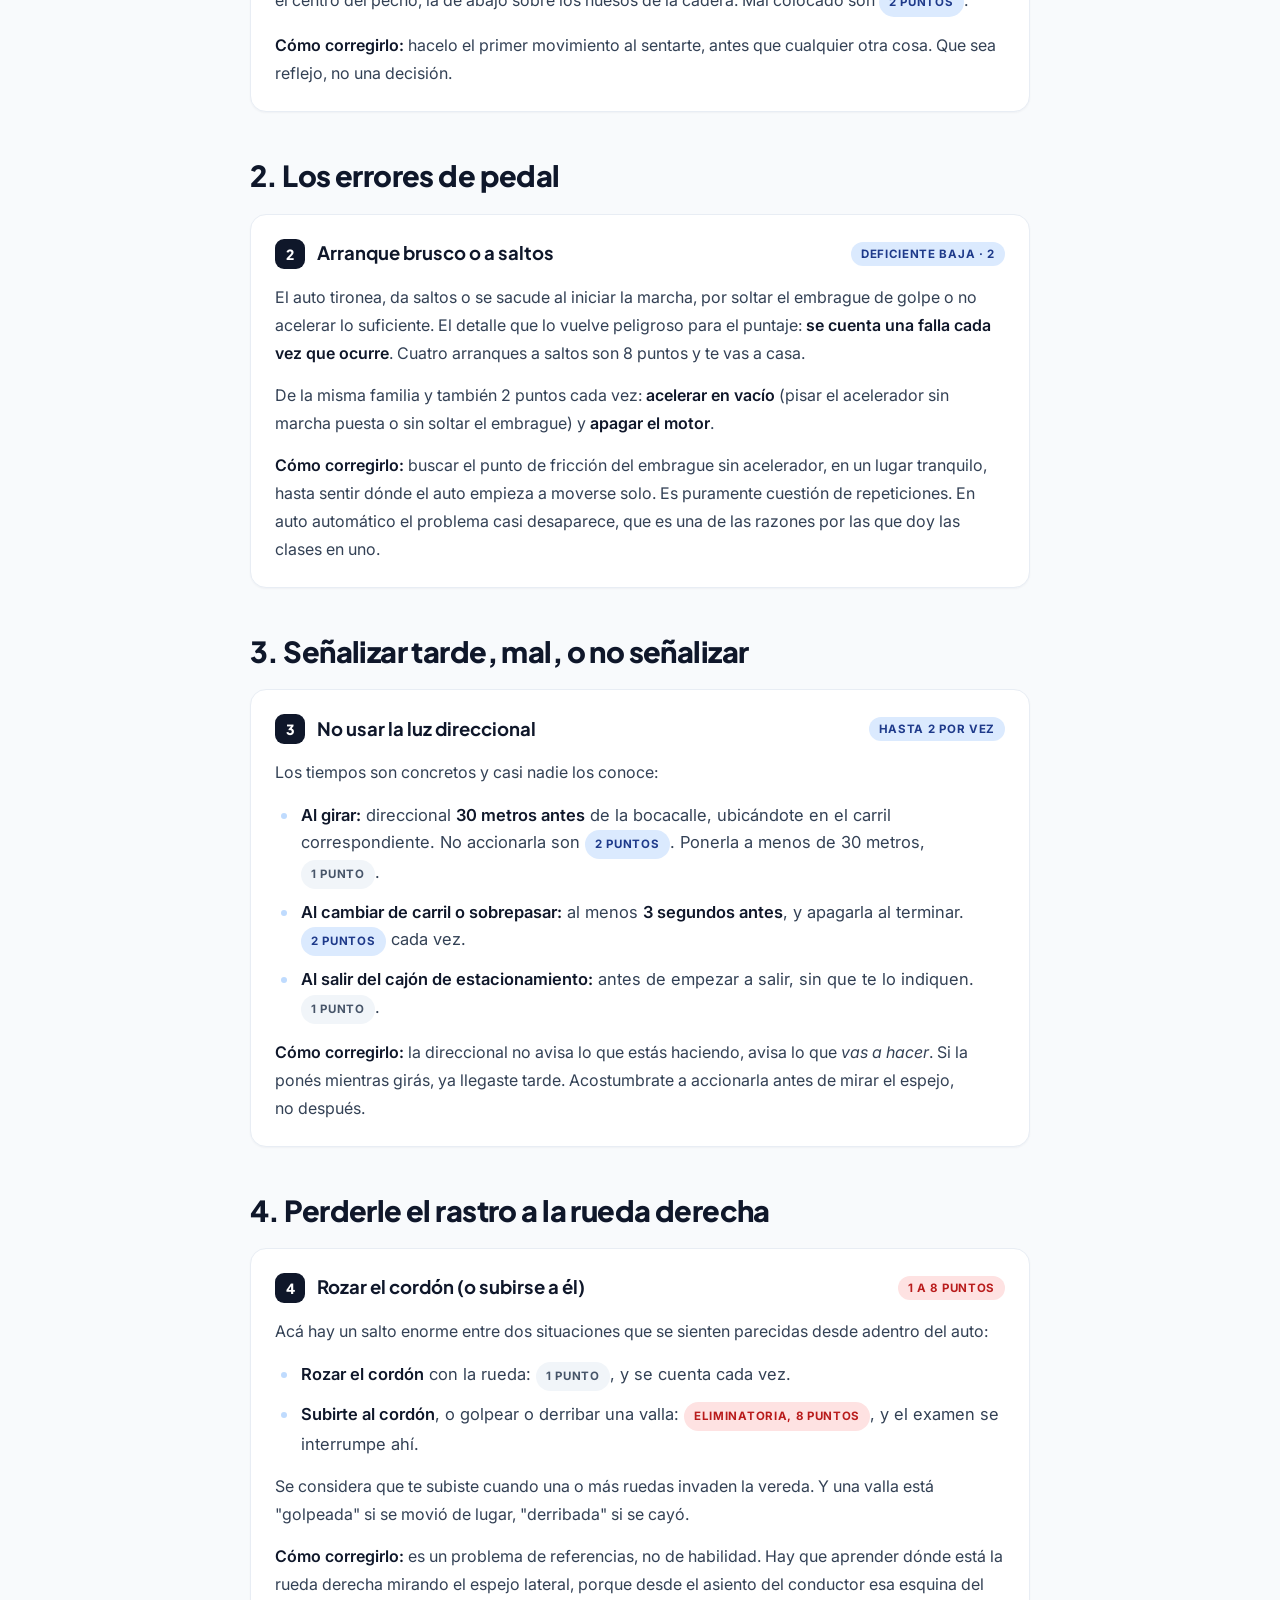
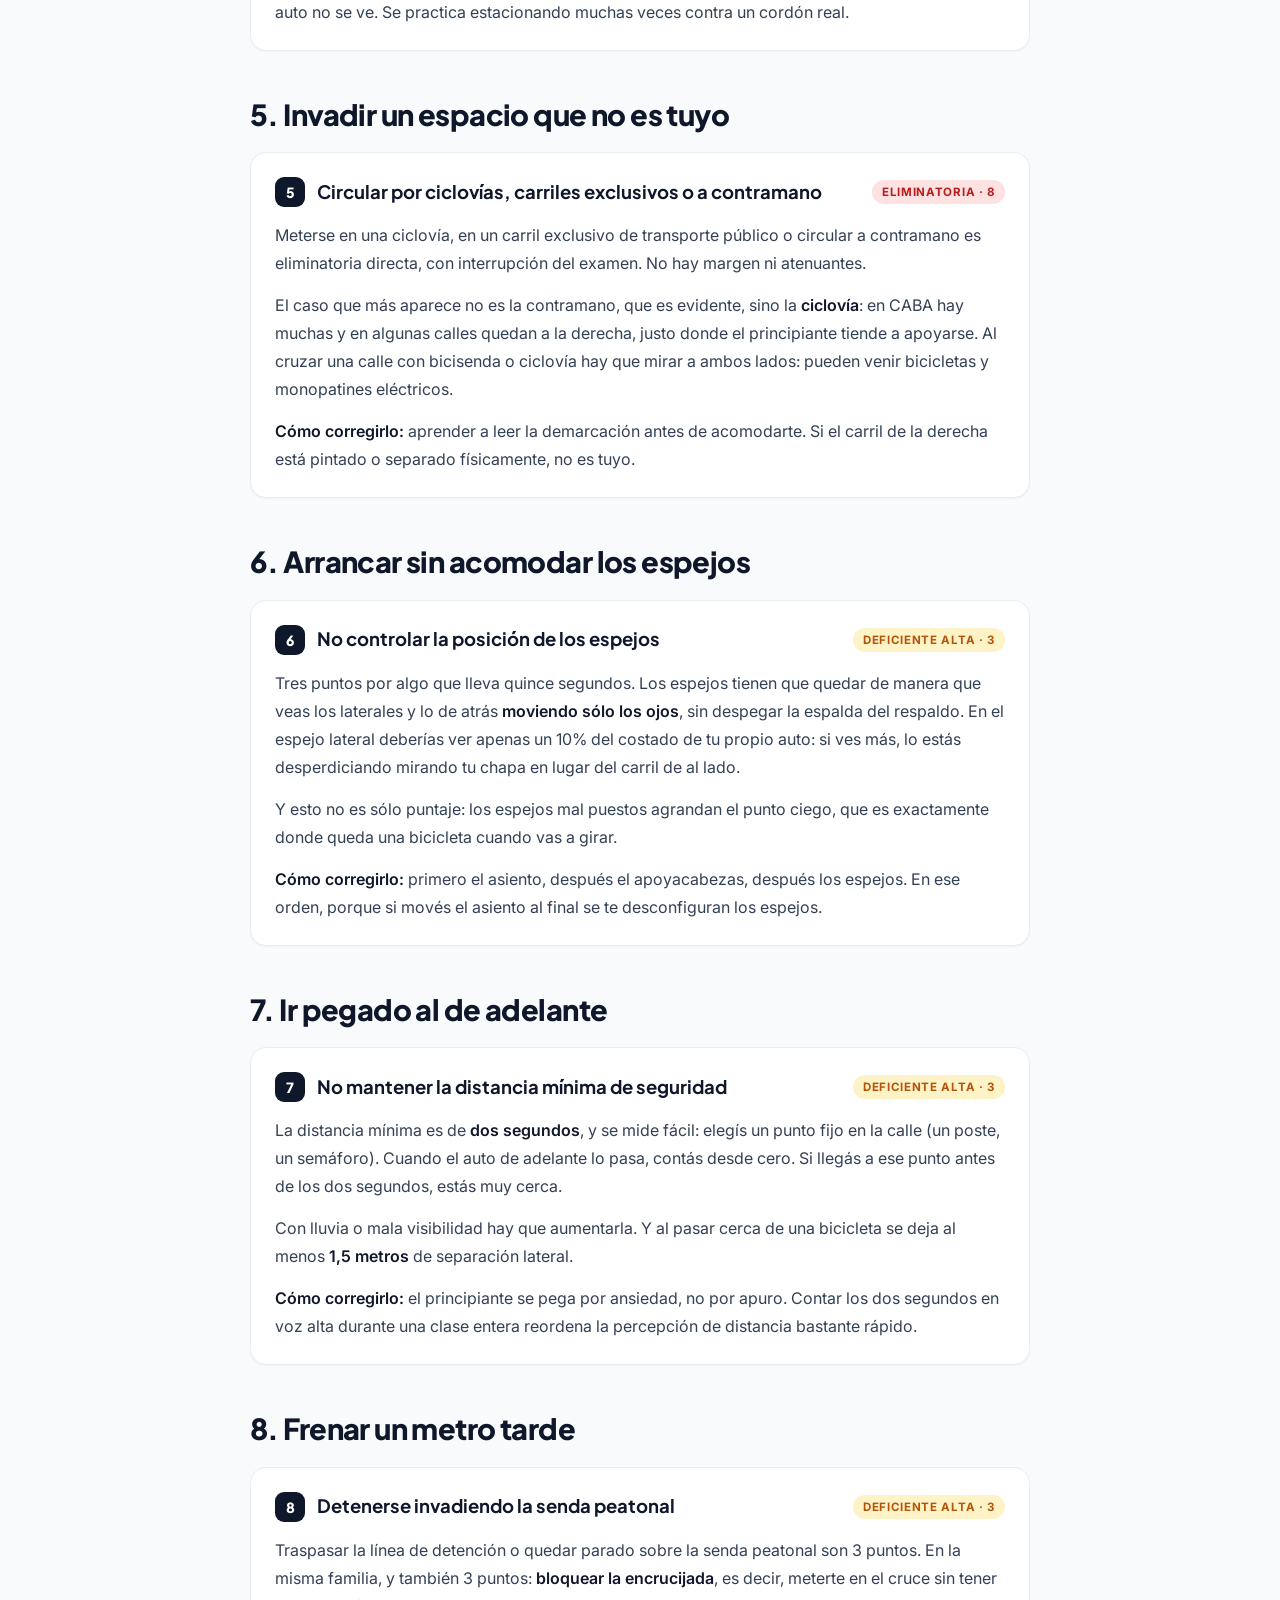
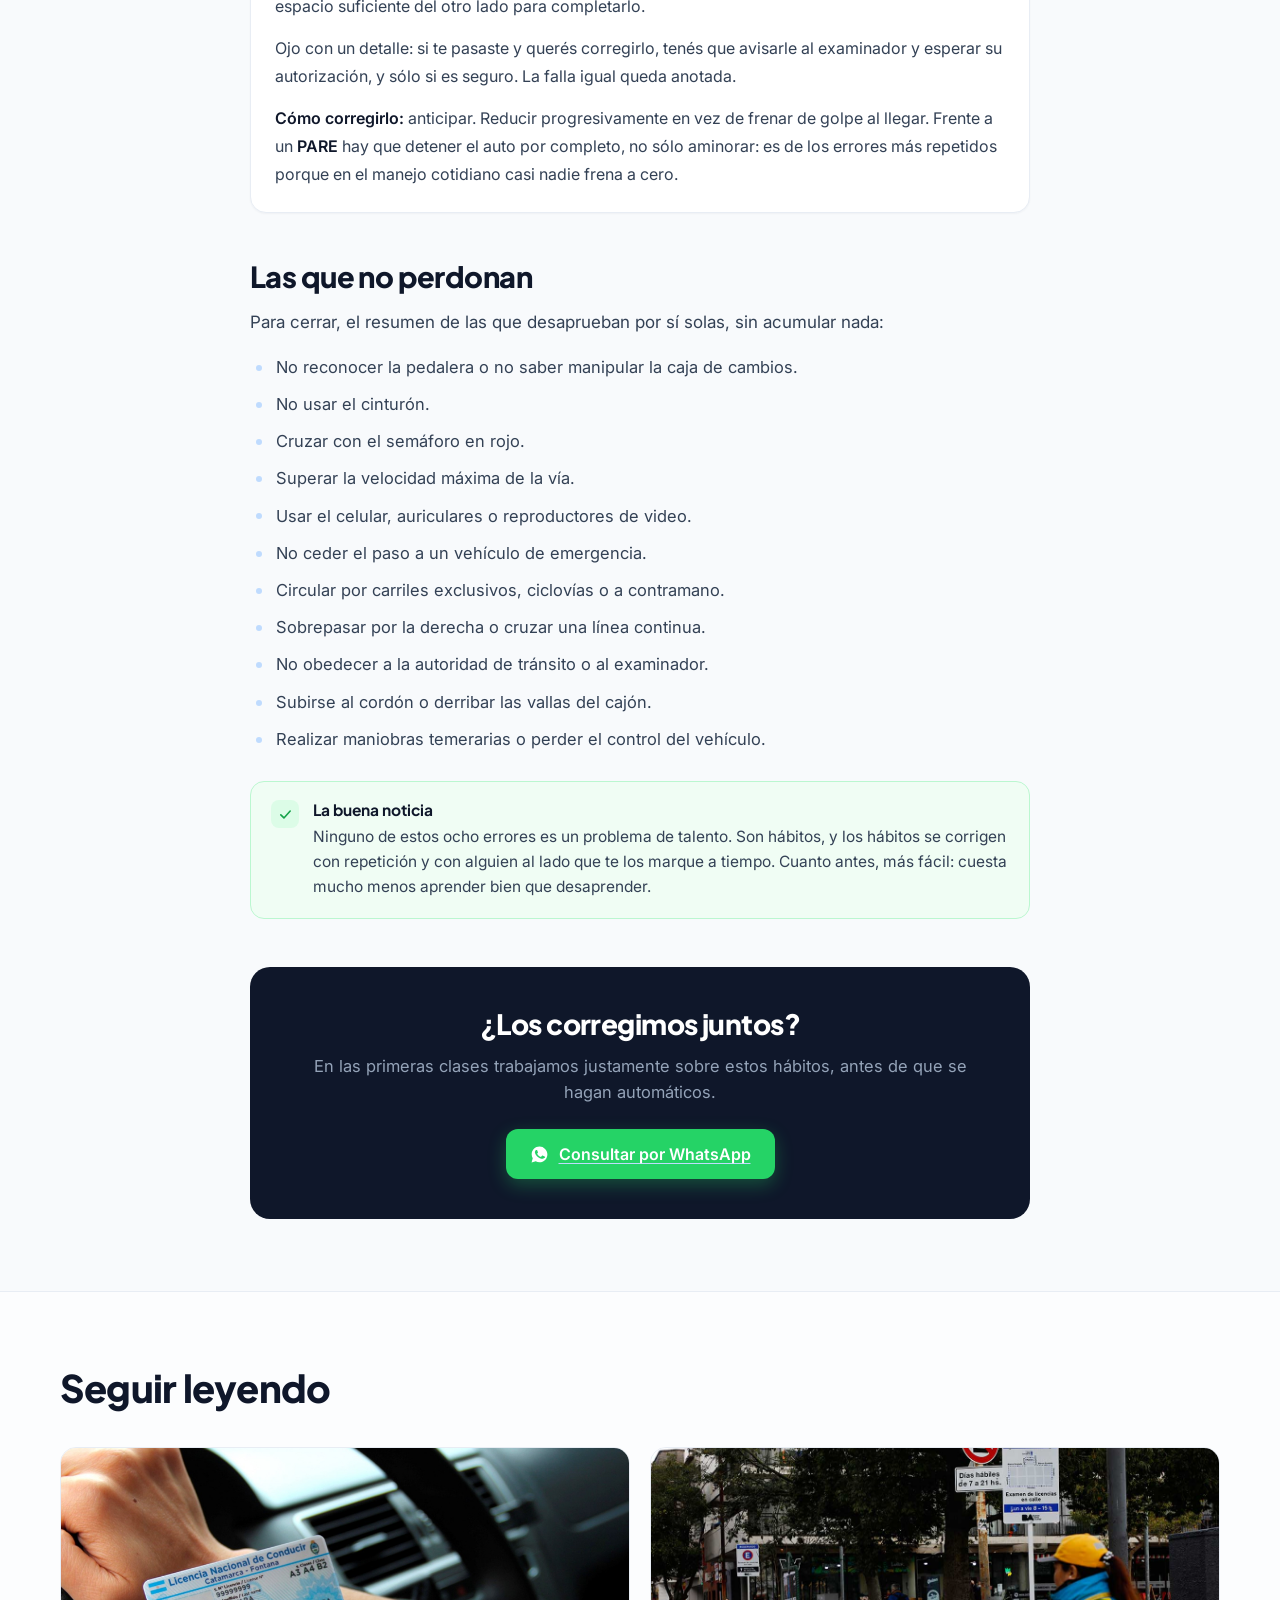
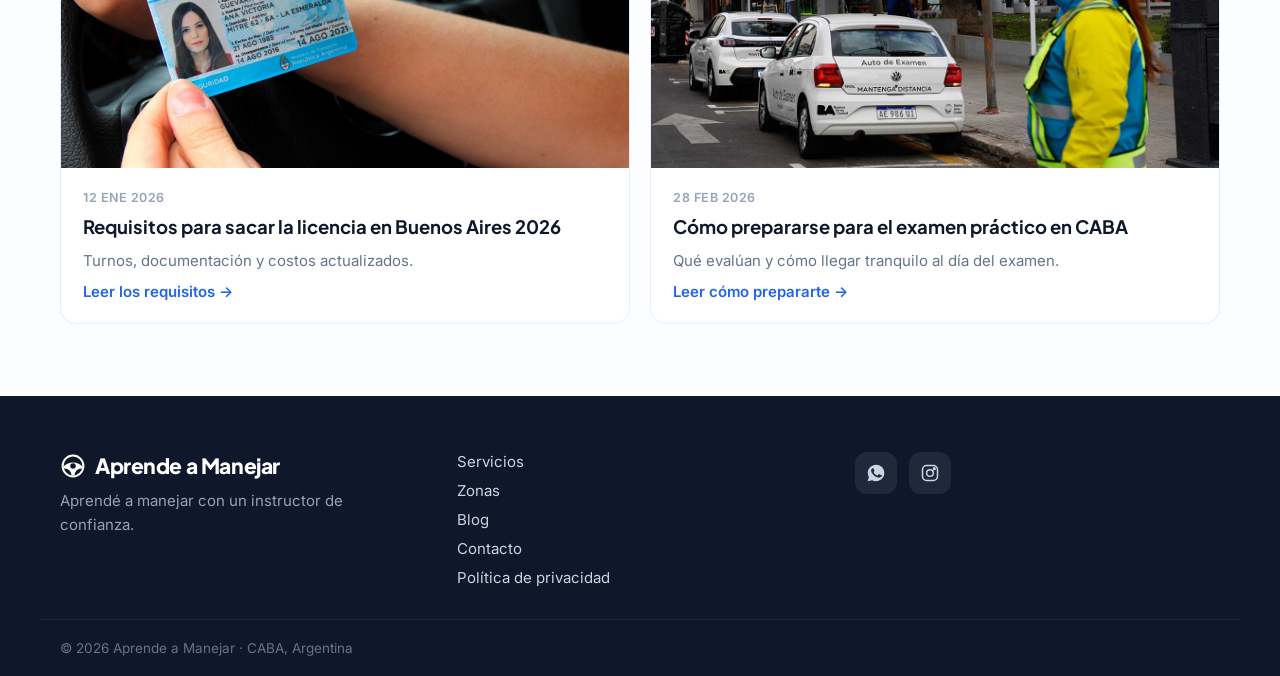
<file: blog/errores-comunes-principiantes/index.html>
<!DOCTYPE html>
<html lang="es-AR">
<head>
<meta charset="utf-8">
<meta name="viewport" content="width=device-width, initial-scale=1">

<!--
  Aprende a Manejar — Blog: errores comunes de principiantes
  ------------------------------------------------------------------
  FUENTES:
  · "Protocolo de Examen Práctico de Idoneidad Conductiva" (GCBA) —
    clasificación de fallas y puntajes (ficha de evaluación y Anexo II).
  · "Manual del Conductor / Vehículos de 4 ruedas" (GCBA, 2023) — buenas
    prácticas de conducción: distancia de dos segundos, luz de giro 30 m
    antes, punto ciego, ciclovías y bicisendas.
  Si el GCBA publica revisiones, revisar puntajes.
  · Número de WhatsApp 5491161228032 — reemplazar junto con el resto del sitio.
  ------------------------------------------------------------------
-->

<title>8 errores comunes de los principiantes al volante | Aprende a Manejar</title>
<meta name="description" content="Ocho errores que cuestan puntos en el examen práctico de CABA según el protocolo oficial: cinturón, direccionales, espejos, distancia y senda peatonal.">
<link rel="canonical" href="https://www.aprendeamanejar.ar/blog/errores-comunes-principiantes">
<meta property="og:title" content="Los errores más comunes de los principiantes al volante">
<meta property="og:description" content="Ocho hábitos que conviene corregir desde la primera clase, con lo que cuesta cada uno en el examen.">
<meta property="og:type" content="article">
<meta property="og:url" content="https://www.aprendeamanejar.ar/blog/errores-comunes-principiantes">
<meta property="og:locale" content="es_AR">
<meta property="og:site_name" content="Aprende a Manejar">
<meta property="og:image" content="https://www.aprendeamanejar.ar/images/emi-clase-alumno.jpg">
<meta property="og:image:alt" content="Clase de manejo en CABA con instructor certificado">
<meta name="twitter:card" content="summary_large_image">
<meta name="twitter:title" content="Los errores más comunes de los principiantes al volante">
<meta name="twitter:description" content="Ocho hábitos que conviene corregir desde la primera clase, con lo que cuesta cada uno en el examen.">
<meta name="twitter:image" content="https://www.aprendeamanejar.ar/images/emi-clase-alumno.jpg">
<meta name="author" content="Aprende a Manejar">
<meta name="geo.region" content="AR-C">
<meta name="robots" content="index, follow">

<link rel="preconnect" href="https://fonts.googleapis.com">
<link rel="preconnect" href="https://fonts.gstatic.com" crossorigin>
<link href="https://fonts.googleapis.com/css2?family=Plus+Jakarta+Sans:wght@500;700;800&family=Inter:wght@400;500;600&display=swap" rel="stylesheet">
<link rel="stylesheet" href="/styles.css">

<link rel="icon" href="/favicon.ico" sizes="32x32">
<link rel="icon" href="/favicon.svg" type="image/svg+xml">
<link rel="apple-touch-icon" href="/apple-touch-icon.png">

<script>document.documentElement.classList.add('js');</script>
<script src="/components.js" defer></script>

<script type="application/ld+json">
{"@context":"https://schema.org","@type":"BlogPosting",
"headline":"Los errores más comunes de los principiantes al volante",
"description":"Ocho hábitos que conviene corregir desde la primera clase, con lo que cuesta cada uno en el examen práctico de CABA.",
"datePublished":"2026-03-15","dateModified":"2026-03-15",
"inLanguage":"es-AR",
"author":{"@type":"Person","name":"Emi"},
"image":"https://www.aprendeamanejar.ar/images/emi-clase-alumno.jpg",
"publisher":{"@type":"Organization","name":"Aprende a Manejar"},
"isPartOf":{"@id":"https://www.aprendeamanejar.ar/#website"},
"mainEntityOfPage":{"@type":"WebPage","@id":"https://www.aprendeamanejar.ar/blog/errores-comunes-principiantes"}}
</script>
<script type="application/ld+json">
{"@context":"https://schema.org","@type":"BreadcrumbList","itemListElement":[
{"@type":"ListItem","position":1,"name":"Inicio","item":"https://www.aprendeamanejar.ar/"},
{"@type":"ListItem","position":2,"name":"Blog","item":"https://www.aprendeamanejar.ar/#blog"},
{"@type":"ListItem","position":3,"name":"Los errores más comunes de los principiantes al volante"}]}
</script>
</head>
<body>

<svg class="sprite" aria-hidden="true" focusable="false" width="0" height="0">
  <defs>
    <clipPath id="c-wheel"><circle cx="12" cy="12" r="8.675"/></clipPath>
    <mask id="m-wheel" maskUnits="userSpaceOnUse" x="0" y="0" width="24" height="24">
      <rect width="24" height="24" fill="#000"/>
      <g clip-path="url(#c-wheel)">
        <circle cx="12" cy="20.94" r="12.24" fill="#fff"/>
        <circle cx="4.3"  cy="20.5" r="6.2" fill="#000"/>
        <circle cx="19.7" cy="20.5" r="6.2" fill="#000"/>
        <circle cx="12" cy="12" r="2.55" fill="#000"/>
      </g>
    </mask>
    <symbol id="i-wheel" viewBox="0 0 24 24">
      <circle cx="12" cy="12" r="9.6" fill="none" stroke="currentColor" stroke-width="1.85"/>
      <rect width="24" height="24" fill="currentColor" mask="url(#m-wheel)"/>
    </symbol>
    <symbol id="i-wa" viewBox="0 0 24 24" fill="currentColor">
      <path d="M12.04 2C6.58 2 2.13 6.45 2.13 11.91c0 1.75.46 3.46 1.32 4.96L2 22l5.25-1.38a9.9 9.9 0 0 0 4.79 1.22h.01c5.46 0 9.91-4.45 9.91-9.91 0-2.65-1.03-5.14-2.9-7.01A9.82 9.82 0 0 0 12.04 2Zm5.8 14.06c-.24.68-1.42 1.3-1.95 1.35-.53.05-1.03.24-3.5-.72-2.98-1.17-4.85-4.25-5-4.45-.15-.2-1.2-1.6-1.2-3.05 0-1.45.76-2.16 1.03-2.46.27-.3.58-.37.78-.37.2 0 .39 0 .56.01.18.01.42-.07.65.5.24.58.8 1.98.87 2.13.07.15.12.32.02.51-.1.2-.2.32-.39.5-.19.2-.29.31-.42.51-.13.2-.28.44-.06.83.22.39.79 1.3 1.68 2.1 1.14 1.02 2.1 1.34 2.4 1.49.29.15.58.13.8-.08.22-.2.85-.98 1.08-1.32.24-.34.47-.28.79-.16.32.12 2.02.95 2.37 1.13.34.17.58.26.66.4.09.15.09.83-.15 1.5Z"/>
    </symbol>
    <symbol id="i-menu" viewBox="0 0 24 24" fill="none" stroke="currentColor" stroke-width="2" stroke-linecap="round">
      <path d="M4 7h16M4 12h16M4 17h16"/>
    </symbol>
    <symbol id="i-close" viewBox="0 0 24 24" fill="none" stroke="currentColor" stroke-width="2" stroke-linecap="round">
      <path d="M6 6l12 12M18 6L6 18"/>
    </symbol>
    <symbol id="i-instagram" viewBox="0 0 24 24" fill="none" stroke="currentColor" stroke-width="1.8" stroke-linecap="round">
      <rect x="3" y="3" width="18" height="18" rx="5"/><circle cx="12" cy="12" r="4"/><circle cx="17.2" cy="6.8" r="1"/>
    </symbol>
    <symbol id="i-check" viewBox="0 0 24 24" fill="none" stroke="currentColor" stroke-width="2.6" stroke-linecap="round" stroke-linejoin="round">
      <path d="M4.5 12.5 9.5 17.5 19.5 6.5"/>
    </symbol>
    <symbol id="i-info" viewBox="0 0 24 24" fill="none" stroke="currentColor" stroke-width="2" stroke-linecap="round">
      <circle cx="12" cy="12" r="9"/><path d="M12 11.2v5M12 7.6h.01"/>
    </symbol>
  </defs>
</svg>

<header class="site-header" data-header>
  <nav class="nav" aria-label="Navegación principal">
    <a class="logo" href="/">
      <svg class="logo-mark" width="26" height="26" aria-hidden="true"><use href="#i-wheel"/></svg>Aprende a Manejar
    </a>
    <div class="nav-desktop">
      <a class="nav-link" href="/#servicios">Servicios</a>
      <a class="nav-link" href="/#zonas">Zonas</a>
      <a class="nav-link" href="/#blog">Blog</a>
      <a class="nav-link" href="/#contacto">Contacto</a>
      <a class="btn-wa btn-wa--sm" href="https://wa.me/5491161228032?text=Hola%20Emi%2C%20quiero%20informaci%C3%B3n%20sobre%20las%20clases" target="_blank" rel="noopener">
        <svg width="17" height="17" aria-hidden="true"><use href="#i-wa"/></svg>WhatsApp
      </a>
    </div>
    <button class="icon-btn nav-toggle" type="button" aria-label="Abrir menú" aria-expanded="false" aria-controls="mobile-menu" data-menu-open>
      <svg width="22" height="22" aria-hidden="true"><use href="#i-menu"/></svg>
    </button>
  </nav>
</header>

<div class="mobile-menu" id="mobile-menu" data-menu hidden>
  <div class="mobile-menu__top">
    <span class="logo">
      <svg class="logo-mark" width="26" height="26" aria-hidden="true"><use href="#i-wheel"/></svg>Aprende a Manejar
    </span>
    <button class="icon-btn" type="button" aria-label="Cerrar menú" data-menu-close>
      <svg width="22" height="22" aria-hidden="true"><use href="#i-close"/></svg>
    </button>
  </div>
  <div class="mobile-menu__links">
    <a href="/#servicios" data-menu-link>Servicios</a>
    <a href="/#zonas" data-menu-link>Zonas</a>
    <a href="/#blog" data-menu-link>Blog</a>
    <a href="/#contacto" data-menu-link>Contacto</a>
  </div>
  <a class="btn-wa btn-wa--block" href="https://wa.me/5491161228032?text=Hola%20Emi%2C%20quiero%20informaci%C3%B3n%20sobre%20las%20clases" target="_blank" rel="noopener">
    <svg width="20" height="20" aria-hidden="true"><use href="#i-wa"/></svg>Pedir clase por WhatsApp
  </a>
</div>

<main>
<article>

  <div class="article__head">
    <nav class="breadcrumb" aria-label="Migas de pan">
      <a href="/">Inicio</a> <span aria-hidden="true">/</span>
      <a href="/#blog">Blog</a> <span aria-hidden="true">/</span>
      <span aria-current="page">Errores comunes al volante</span>
    </nav>
    <div class="article__meta">
      <time datetime="2026-03-15">15 mar 2026</time><i aria-hidden="true"></i><span>10 min de lectura</span>
    </div>
    <h1 class="article__title">Los errores más comunes de los principiantes al volante</h1>
    <p class="article__lead">Ocho hábitos que conviene corregir desde la primera clase. Todos aparecen en la ficha oficial del examen práctico, y acá está lo que cuesta cada uno.</p>
  </div>

  <div class="article__hero">
    <img class="article__img" src="/images/errores-comunes.jpg" width="480" height="270"
         alt="Persona principiante manejando con las dos manos sobre el volante de su auto"
         fetchpriority="high" decoding="async">
  </div>

  <div class="article__body prose">

    <p>Cuando alguien desaprueba el práctico, rara vez es porque no sabe manejar. Es porque arrastró desde el principio dos o tres hábitos chicos que, sumados, llegaron a ocho puntos.</p>
    <p>Esa es la lógica del examen: no necesitás cometer un error grave para desaprobar. Alcanza con acumular. Por eso los errores que siguen conviene corregirlos temprano, cuando todavía no se convirtieron en automatismos.</p>

    <div class="callout callout--info">
      <span class="callout__ico"><svg width="17" height="17" aria-hidden="true"><use href="#i-info"/></svg></span>
      <div>
        <strong>Cómo leer los puntajes</strong>
        <p>Las fallas se clasifican en leve (1 punto), deficiente baja (2), deficiente alta (3) y eliminatoria (8). <strong>Aprobás con 7 o menos.</strong> Con 8 o más, desaprobás. Si querés el mapa completo, está en <a href="/blog/como-prepararse-examen-practico-caba">cómo prepararse para el examen práctico</a>.</p>
      </div>
    </div>

    <h2>1. Dejar el cinturón para después</h2>

    <div class="err">
      <div class="err__top">
        <div class="err__name">
          <span class="err__n">1</span>
          <h3>No colocarse el cinturón (o quitárselo)</h3>
        </div>
        <span class="pill pill--elim">Eliminatoria · 8</span>
      </div>
      <p>Es el error más caro y el más evitable de todos. El cinturón va puesto <strong>antes</strong> de que el auto empiece a moverse y no se saca hasta que apagaste el motor y entregaste la llave. Si necesitás acomodártelo en el medio, avisá y esperá que te indiquen detenerte en un lugar seguro.</p>
      <p>Ponerlo mal también cuesta: tenso y sin dobleces, la banda de arriba por la clavícula bajando por el centro del pecho, la de abajo sobre los huesos de la cadera. Mal colocado son <span class="pill pill--baja">2 puntos</span>.</p>
      <p><strong>Cómo corregirlo:</strong> hacelo el primer movimiento al sentarte, antes que cualquier otra cosa. Que sea reflejo, no una decisión.</p>
    </div>

    <h2>2. Los errores de pedal</h2>

    <div class="err">
      <div class="err__top">
        <div class="err__name">
          <span class="err__n">2</span>
          <h3>Arranque brusco o a saltos</h3>
        </div>
        <span class="pill pill--baja">Deficiente baja · 2</span>
      </div>
      <p>El auto tironea, da saltos o se sacude al iniciar la marcha, por soltar el embrague de golpe o no acelerar lo suficiente. El detalle que lo vuelve peligroso para el puntaje: <strong>se cuenta una falla cada vez que ocurre</strong>. Cuatro arranques a saltos son 8 puntos y te vas a casa.</p>
      <p>De la misma familia y también 2 puntos cada vez: <strong>acelerar en vacío</strong> (pisar el acelerador sin marcha puesta o sin soltar el embrague) y <strong>apagar el motor</strong>.</p>
      <p><strong>Cómo corregirlo:</strong> buscar el punto de fricción del embrague sin acelerador, en un lugar tranquilo, hasta sentir dónde el auto empieza a moverse solo. Es puramente cuestión de repeticiones. En auto automático el problema casi desaparece, que es una de las razones por las que doy las clases en uno.</p>
    </div>

    <h2>3. Señalizar tarde, mal, o no señalizar</h2>

    <div class="err">
      <div class="err__top">
        <div class="err__name">
          <span class="err__n">3</span>
          <h3>No usar la luz direccional</h3>
        </div>
        <span class="pill pill--baja">Hasta 2 por vez</span>
      </div>
      <p>Los tiempos son concretos y casi nadie los conoce:</p>
      <ul>
        <li><strong>Al girar:</strong> direccional <strong>30 metros antes</strong> de la bocacalle, ubicándote en el carril correspondiente. No accionarla son <span class="pill pill--baja">2 puntos</span>. Ponerla a menos de 30 metros, <span class="pill pill--leve">1 punto</span>.</li>
        <li><strong>Al cambiar de carril o sobrepasar:</strong> al menos <strong>3 segundos antes</strong>, y apagarla al terminar. <span class="pill pill--baja">2 puntos</span> cada vez.</li>
        <li><strong>Al salir del cajón de estacionamiento:</strong> antes de empezar a salir, sin que te lo indiquen. <span class="pill pill--leve">1 punto</span>.</li>
      </ul>
      <p><strong>Cómo corregirlo:</strong> la direccional no avisa lo que estás haciendo, avisa lo que <em>vas a hacer</em>. Si la ponés mientras girás, ya llegaste tarde. Acostumbrate a accionarla antes de mirar el espejo, no después.</p>
    </div>

    <h2>4. Perderle el rastro a la rueda derecha</h2>

    <div class="err">
      <div class="err__top">
        <div class="err__name">
          <span class="err__n">4</span>
          <h3>Rozar el cordón (o subirse a él)</h3>
        </div>
        <span class="pill pill--elim">1 a 8 puntos</span>
      </div>
      <p>Acá hay un salto enorme entre dos situaciones que se sienten parecidas desde adentro del auto:</p>
      <ul>
        <li><strong>Rozar el cordón</strong> con la rueda: <span class="pill pill--leve">1 punto</span>, y se cuenta cada vez.</li>
        <li><strong>Subirte al cordón</strong>, o golpear o derribar una valla: <span class="pill pill--elim">eliminatoria, 8 puntos</span>, y el examen se interrumpe ahí.</li>
      </ul>
      <p>Se considera que te subiste cuando una o más ruedas invaden la vereda. Y una valla está "golpeada" si se movió de lugar, "derribada" si se cayó.</p>
      <p><strong>Cómo corregirlo:</strong> es un problema de referencias, no de habilidad. Hay que aprender dónde está la rueda derecha mirando el espejo lateral, porque desde el asiento del conductor esa esquina del auto no se ve. Se practica estacionando muchas veces contra un cordón real.</p>
    </div>

    <h2>5. Invadir un espacio que no es tuyo</h2>

    <div class="err">
      <div class="err__top">
        <div class="err__name">
          <span class="err__n">5</span>
          <h3>Circular por ciclovías, carriles exclusivos o a contramano</h3>
        </div>
        <span class="pill pill--elim">Eliminatoria · 8</span>
      </div>
      <p>Meterse en una ciclovía, en un carril exclusivo de transporte público o circular a contramano es eliminatoria directa, con interrupción del examen. No hay margen ni atenuantes.</p>
      <p>El caso que más aparece no es la contramano, que es evidente, sino la <strong>ciclovía</strong>: en CABA hay muchas y en algunas calles quedan a la derecha, justo donde el principiante tiende a apoyarse. Al cruzar una calle con bicisenda o ciclovía hay que mirar a ambos lados: pueden venir bicicletas y monopatines eléctricos.</p>
      <p><strong>Cómo corregirlo:</strong> aprender a leer la demarcación antes de acomodarte. Si el carril de la derecha está pintado o separado físicamente, no es tuyo.</p>
    </div>

    <h2>6. Arrancar sin acomodar los espejos</h2>

    <div class="err">
      <div class="err__top">
        <div class="err__name">
          <span class="err__n">6</span>
          <h3>No controlar la posición de los espejos</h3>
        </div>
        <span class="pill pill--alta">Deficiente alta · 3</span>
      </div>
      <p>Tres puntos por algo que lleva quince segundos. Los espejos tienen que quedar de manera que veas los laterales y lo de atrás <strong>moviendo sólo los ojos</strong>, sin despegar la espalda del respaldo. En el espejo lateral deberías ver apenas un 10% del costado de tu propio auto: si ves más, lo estás desperdiciando mirando tu chapa en lugar del carril de al lado.</p>
      <p>Y esto no es sólo puntaje: los espejos mal puestos agrandan el punto ciego, que es exactamente donde queda una bicicleta cuando vas a girar.</p>
      <p><strong>Cómo corregirlo:</strong> primero el asiento, después el apoyacabezas, después los espejos. En ese orden, porque si movés el asiento al final se te desconfiguran los espejos.</p>
    </div>

    <h2>7. Ir pegado al de adelante</h2>

    <div class="err">
      <div class="err__top">
        <div class="err__name">
          <span class="err__n">7</span>
          <h3>No mantener la distancia mínima de seguridad</h3>
        </div>
        <span class="pill pill--alta">Deficiente alta · 3</span>
      </div>
      <p>La distancia mínima es de <strong>dos segundos</strong>, y se mide fácil: elegís un punto fijo en la calle (un poste, un semáforo). Cuando el auto de adelante lo pasa, contás desde cero. Si llegás a ese punto antes de los dos segundos, estás muy cerca.</p>
      <p>Con lluvia o mala visibilidad hay que aumentarla. Y al pasar cerca de una bicicleta se deja al menos <strong>1,5 metros</strong> de separación lateral.</p>
      <p><strong>Cómo corregirlo:</strong> el principiante se pega por ansiedad, no por apuro. Contar los dos segundos en voz alta durante una clase entera reordena la percepción de distancia bastante rápido.</p>
    </div>

    <h2>8. Frenar un metro tarde</h2>

    <div class="err">
      <div class="err__top">
        <div class="err__name">
          <span class="err__n">8</span>
          <h3>Detenerse invadiendo la senda peatonal</h3>
        </div>
        <span class="pill pill--alta">Deficiente alta · 3</span>
      </div>
      <p>Traspasar la línea de detención o quedar parado sobre la senda peatonal son 3 puntos. En la misma familia, y también 3 puntos: <strong>bloquear la encrucijada</strong>, es decir, meterte en el cruce sin tener espacio suficiente del otro lado para completarlo.</p>
      <p>Ojo con un detalle: si te pasaste y querés corregirlo, tenés que avisarle al examinador y esperar su autorización, y sólo si es seguro. La falla igual queda anotada.</p>
      <p><strong>Cómo corregirlo:</strong> anticipar. Reducir progresivamente en vez de frenar de golpe al llegar. Frente a un <strong>PARE</strong> hay que detener el auto por completo, no sólo aminorar: es de los errores más repetidos porque en el manejo cotidiano casi nadie frena a cero.</p>
    </div>

    <h2>Las que no perdonan</h2>
    <p>Para cerrar, el resumen de las que desaprueban por sí solas, sin acumular nada:</p>
    <ul>
      <li>No reconocer la pedalera o no saber manipular la caja de cambios.</li>
      <li>No usar el cinturón.</li>
      <li>Cruzar con el semáforo en rojo.</li>
      <li>Superar la velocidad máxima de la vía.</li>
      <li>Usar el celular, auriculares o reproductores de video.</li>
      <li>No ceder el paso a un vehículo de emergencia.</li>
      <li>Circular por carriles exclusivos, ciclovías o a contramano.</li>
      <li>Sobrepasar por la derecha o cruzar una línea continua.</li>
      <li>No obedecer a la autoridad de tránsito o al examinador.</li>
      <li>Subirse al cordón o derribar las vallas del cajón.</li>
      <li>Realizar maniobras temerarias o perder el control del vehículo.</li>
    </ul>

    <div class="callout callout--tip">
      <span class="callout__ico"><svg width="15" height="15" aria-hidden="true"><use href="#i-check"/></svg></span>
      <div>
        <strong>La buena noticia</strong>
        <p>Ninguno de estos ocho errores es un problema de talento. Son hábitos, y los hábitos se corrigen con repetición y con alguien al lado que te los marque a tiempo. Cuanto antes, más fácil: cuesta mucho menos aprender bien que desaprender.</p>
      </div>
    </div>

    <section class="article-cta">
      <h2>¿Los corregimos juntos?</h2>
      <p>En las primeras clases trabajamos justamente sobre estos hábitos, antes de que se hagan automáticos.</p>
      <a class="btn-wa btn-wa--md" href="https://wa.me/5491161228032?text=Hola%20Emi%2C%20quiero%20empezar%20las%20clases" target="_blank" rel="noopener">
        <svg width="19" height="19" aria-hidden="true"><use href="#i-wa"/></svg>Consultar por WhatsApp
      </a>
    </section>

  </div>
</article>

<section class="related">
  <div class="related__inner">
    <h2 class="h2">Seguir leyendo</h2>
    <div class="cards-3">
      <article class="post card--hover">
        <img class="post__img" src="/images/licencia-nacional-conducir.jpg" width="2000" height="1500"
             alt="Licencia Nacional de Conducir argentina sostenida en la mano por una persona al volante de su auto"
             loading="lazy" decoding="async">
        <div class="post__body">
          <time class="post__date" datetime="2026-01-12">12 ene 2026</time>
          <h3 class="post__title">Requisitos para sacar la licencia en Buenos Aires 2026</h3>
          <p class="post__txt">Turnos, documentación y costos actualizados.</p>
          <a class="post__link" href="/blog/requisitos-licencia-conducir-buenos-aires-2026">Leer los requisitos →</a>
        </div>
      </article>
      <article class="post card--hover">
        <img class="post__img" src="/images/pista-auto-examen.jpg" width="1200" height="740"
             alt="Autos de examen del Gobierno de la Ciudad en el circuito de examen de licencias en la vía pública de CABA"
             loading="lazy" decoding="async">
        <div class="post__body">
          <time class="post__date" datetime="2026-02-28">28 feb 2026</time>
          <h3 class="post__title">Cómo prepararse para el examen práctico en CABA</h3>
          <p class="post__txt">Qué evalúan y cómo llegar tranquilo al día del examen.</p>
          <a class="post__link" href="/blog/como-prepararse-examen-practico-caba">Leer cómo prepararte →</a>
        </div>
      </article>
    </div>
  </div>
</section>
</main>

<footer class="site-footer">
  <div class="site-footer__grid">
    <div>
      <span class="logo logo--footer">
        <svg class="logo-mark" width="26" height="26" aria-hidden="true"><use href="#i-wheel"/></svg>Aprende a Manejar
      </span>
      <p class="site-footer__tagline">Aprendé a manejar con un instructor de confianza.</p>
    </div>
    <nav class="site-footer__nav" aria-label="Enlaces del pie">
      <a href="/#servicios">Servicios</a>
      <a href="/#zonas">Zonas</a>
      <a href="/#blog">Blog</a>
      <a href="/#contacto">Contacto</a>
      <a href="/politica-de-privacidad">Política de privacidad</a>
    </nav>
    <div class="site-footer__social">
      <a class="social social--wa" href="https://wa.me/5491161228032?text=Hola%20Emi%2C%20quiero%20informaci%C3%B3n" target="_blank" rel="noopener" aria-label="WhatsApp">
        <svg width="20" height="20" aria-hidden="true"><use href="#i-wa"/></svg>
      </a>
      <a class="social social--ig" href="https://instagram.com/emimanejo" target="_blank" rel="noopener" aria-label="Instagram">
        <svg width="20" height="20" aria-hidden="true"><use href="#i-instagram"/></svg>
      </a>
    </div>
  </div>
  <div class="site-footer__bar">© 2026 Aprende a Manejar · CABA, Argentina</div>
</footer>

<a class="wa-float" href="https://wa.me/5491161228032?text=Hola%20Emi%2C%20quiero%20informaci%C3%B3n" target="_blank" rel="noopener" aria-label="Escribime por WhatsApp" data-wa-float>
  <svg width="30" height="30" aria-hidden="true"><use href="#i-wa"/></svg>
</a>

</body>
</html>
</file>
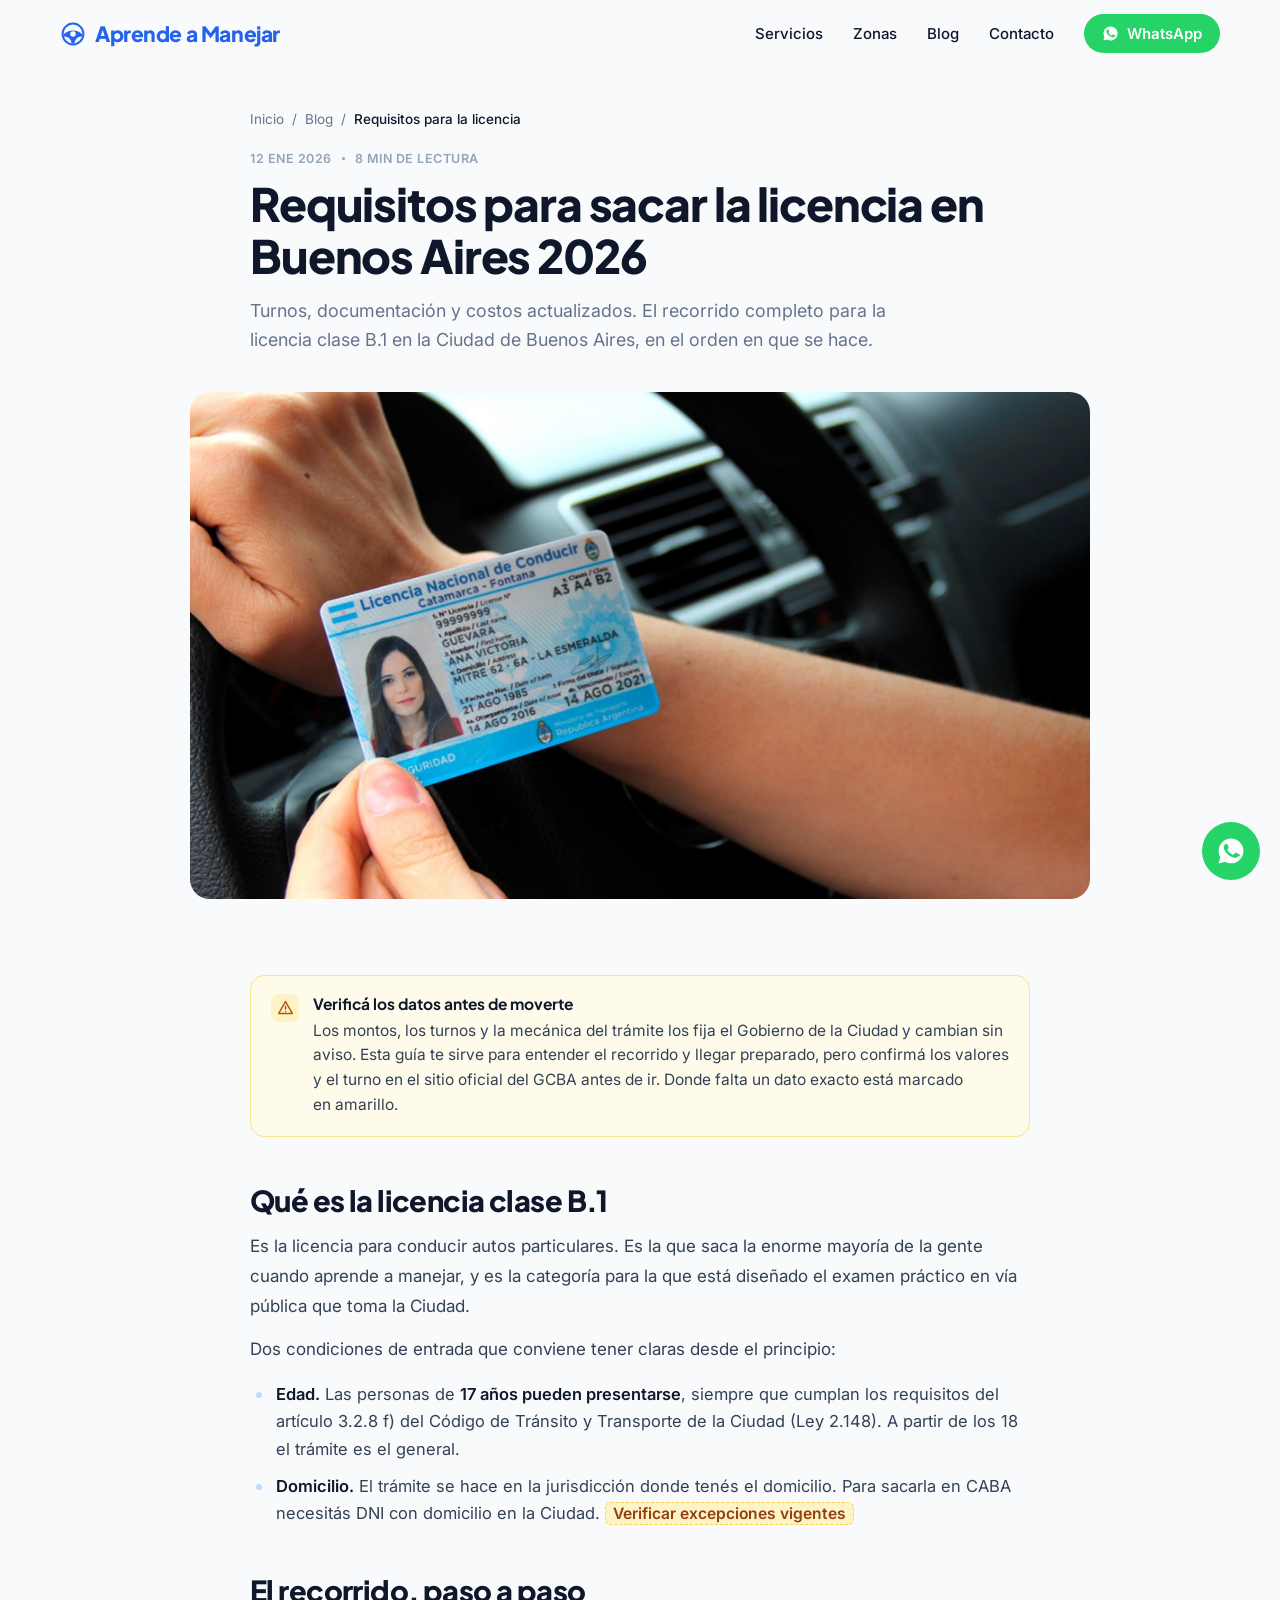
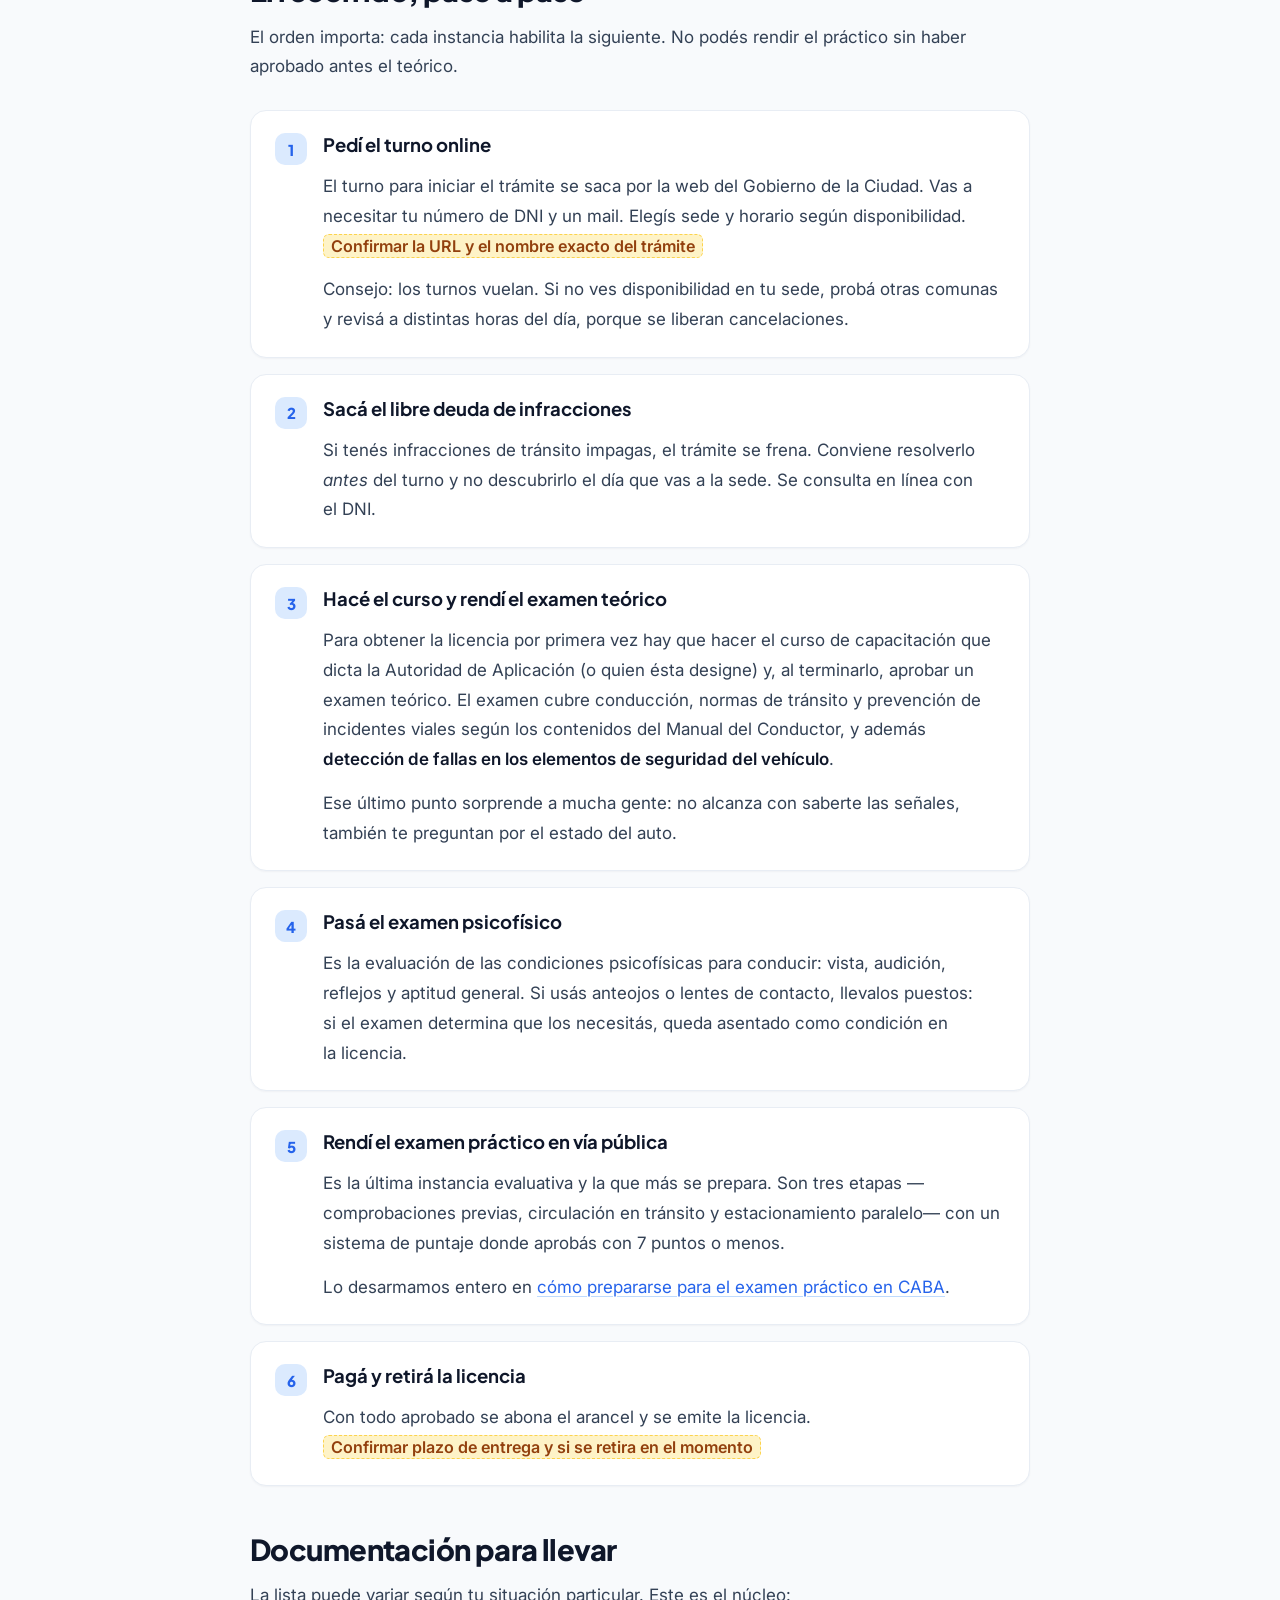
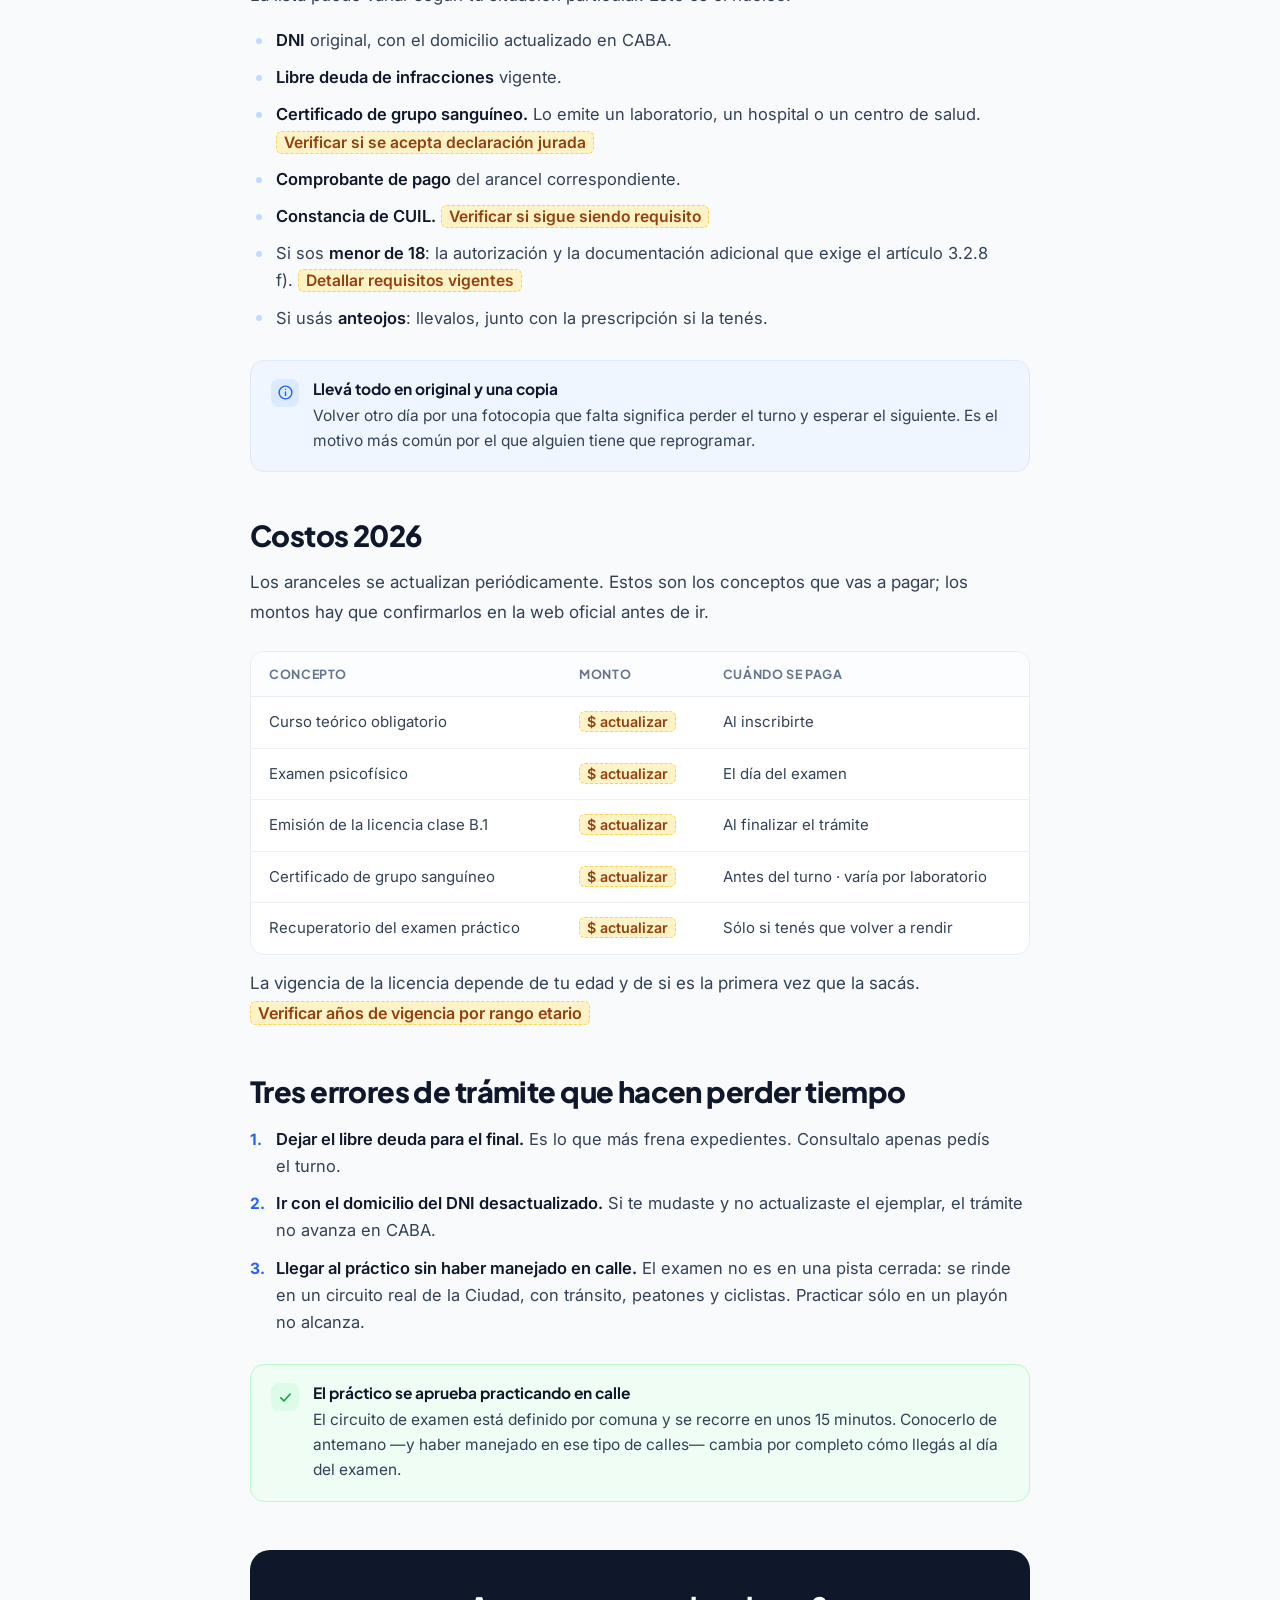
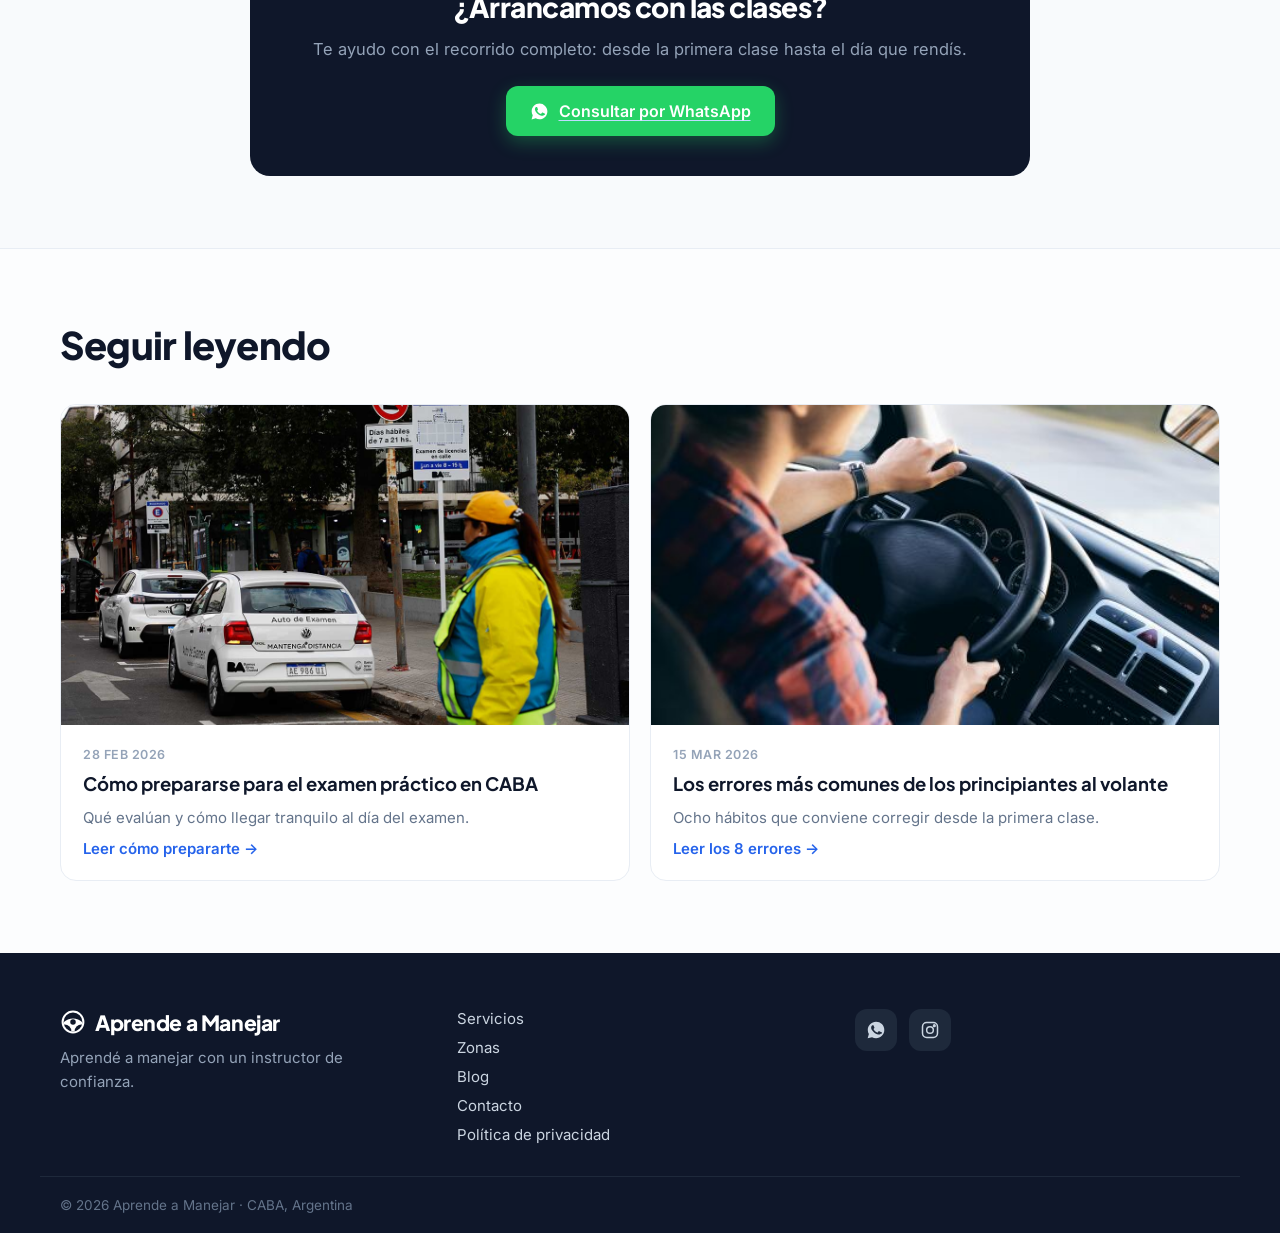
<file: blog/requisitos-licencia-conducir-buenos-aires-2026/index.html>
<!DOCTYPE html>
<html lang="es-AR">
<head>
<meta charset="utf-8">
<meta name="viewport" content="width=device-width, initial-scale=1">

<!--
  Aprende a Manejar — Blog: requisitos para sacar la licencia
  ------------------------------------------------------------------
  PENDIENTES DE ESTE ARTÍCULO (marcados en el texto con la clase .todo):
  · Costos 2026 — la tabla tiene montos placeholder. Actualizar con los
    valores vigentes del GCBA antes de publicar.
  · URL de turnos y nombre exacto del trámite — verificar en buenosaires.gob.ar.
  · Vigencia de la licencia según edad — verificar, cambia por rango etario.
  El resto del recorrido (orden de las instancias, examen teórico previo al
  práctico, edad mínima) sale del Código de Tránsito y Transporte de CABA
  (Ley 2.148) citado en el Protocolo de Examen Práctico de Idoneidad Conductiva.
  · Número de WhatsApp 5491161228032 — reemplazar junto con el resto del sitio.
  ------------------------------------------------------------------
-->

<title>Requisitos licencia de conducir Buenos Aires 2026 | Aprende a Manejar</title>
<meta name="description" content="Guía paso a paso para sacar la licencia clase B.1 en CABA: turnos, documentación, examen teórico, psicofísico, práctico y costos 2026.">
<link rel="canonical" href="https://www.aprendeamanejar.ar/blog/requisitos-licencia-conducir-buenos-aires-2026">
<meta property="og:title" content="Requisitos para sacar la licencia en Buenos Aires 2026">
<meta property="og:description" content="Turnos, documentación y costos actualizados para la licencia clase B.1 en CABA.">
<meta property="og:type" content="article">
<meta property="og:url" content="https://www.aprendeamanejar.ar/blog/requisitos-licencia-conducir-buenos-aires-2026">
<meta property="og:locale" content="es_AR">
<meta property="og:site_name" content="Aprende a Manejar">
<meta property="og:image" content="https://www.aprendeamanejar.ar/images/emi-clase-alumno.jpg">
<meta property="og:image:alt" content="Clase de manejo en CABA con instructor certificado">
<meta name="twitter:card" content="summary_large_image">
<meta name="twitter:title" content="Requisitos para sacar la licencia en Buenos Aires 2026">
<meta name="twitter:description" content="Turnos, documentación y costos actualizados para la licencia clase B.1 en CABA.">
<meta name="twitter:image" content="https://www.aprendeamanejar.ar/images/emi-clase-alumno.jpg">
<meta name="author" content="Aprende a Manejar">
<meta name="geo.region" content="AR-C">
<meta name="robots" content="index, follow">

<link rel="preconnect" href="https://fonts.googleapis.com">
<link rel="preconnect" href="https://fonts.gstatic.com" crossorigin>
<link href="https://fonts.googleapis.com/css2?family=Plus+Jakarta+Sans:wght@500;700;800&family=Inter:wght@400;500;600&display=swap" rel="stylesheet">
<link rel="stylesheet" href="/styles.css">

<link rel="icon" href="/favicon.ico" sizes="32x32">
<link rel="icon" href="/favicon.svg" type="image/svg+xml">
<link rel="apple-touch-icon" href="/apple-touch-icon.png">

<script>document.documentElement.classList.add('js');</script>
<script src="/components.js" defer></script>

<script type="application/ld+json">
{"@context":"https://schema.org","@type":"BlogPosting",
"headline":"Requisitos para sacar la licencia en Buenos Aires 2026",
"description":"Turnos, documentación y costos actualizados para la licencia clase B.1 en CABA.",
"datePublished":"2026-01-12","dateModified":"2026-01-12",
"inLanguage":"es-AR",
"author":{"@type":"Person","name":"Emi"},
"image":"https://www.aprendeamanejar.ar/images/emi-clase-alumno.jpg",
"publisher":{"@type":"Organization","name":"Aprende a Manejar"},
"isPartOf":{"@id":"https://www.aprendeamanejar.ar/#website"},
"mainEntityOfPage":{"@type":"WebPage","@id":"https://www.aprendeamanejar.ar/blog/requisitos-licencia-conducir-buenos-aires-2026"}}
</script>
<script type="application/ld+json">
{"@context":"https://schema.org","@type":"BreadcrumbList","itemListElement":[
{"@type":"ListItem","position":1,"name":"Inicio","item":"https://www.aprendeamanejar.ar/"},
{"@type":"ListItem","position":2,"name":"Blog","item":"https://www.aprendeamanejar.ar/#blog"},
{"@type":"ListItem","position":3,"name":"Requisitos para sacar la licencia en Buenos Aires 2026"}]}
</script>
</head>
<body>

<svg class="sprite" aria-hidden="true" focusable="false" width="0" height="0">
  <defs>
    <clipPath id="c-wheel"><circle cx="12" cy="12" r="8.675"/></clipPath>
    <mask id="m-wheel" maskUnits="userSpaceOnUse" x="0" y="0" width="24" height="24">
      <rect width="24" height="24" fill="#000"/>
      <g clip-path="url(#c-wheel)">
        <circle cx="12" cy="20.94" r="12.24" fill="#fff"/>
        <circle cx="4.3"  cy="20.5" r="6.2" fill="#000"/>
        <circle cx="19.7" cy="20.5" r="6.2" fill="#000"/>
        <circle cx="12" cy="12" r="2.55" fill="#000"/>
      </g>
    </mask>
    <symbol id="i-wheel" viewBox="0 0 24 24">
      <circle cx="12" cy="12" r="9.6" fill="none" stroke="currentColor" stroke-width="1.85"/>
      <rect width="24" height="24" fill="currentColor" mask="url(#m-wheel)"/>
    </symbol>
    <symbol id="i-wa" viewBox="0 0 24 24" fill="currentColor">
      <path d="M12.04 2C6.58 2 2.13 6.45 2.13 11.91c0 1.75.46 3.46 1.32 4.96L2 22l5.25-1.38a9.9 9.9 0 0 0 4.79 1.22h.01c5.46 0 9.91-4.45 9.91-9.91 0-2.65-1.03-5.14-2.9-7.01A9.82 9.82 0 0 0 12.04 2Zm5.8 14.06c-.24.68-1.42 1.3-1.95 1.35-.53.05-1.03.24-3.5-.72-2.98-1.17-4.85-4.25-5-4.45-.15-.2-1.2-1.6-1.2-3.05 0-1.45.76-2.16 1.03-2.46.27-.3.58-.37.78-.37.2 0 .39 0 .56.01.18.01.42-.07.65.5.24.58.8 1.98.87 2.13.07.15.12.32.02.51-.1.2-.2.32-.39.5-.19.2-.29.31-.42.51-.13.2-.28.44-.06.83.22.39.79 1.3 1.68 2.1 1.14 1.02 2.1 1.34 2.4 1.49.29.15.58.13.8-.08.22-.2.85-.98 1.08-1.32.24-.34.47-.28.79-.16.32.12 2.02.95 2.37 1.13.34.17.58.26.66.4.09.15.09.83-.15 1.5Z"/>
    </symbol>
    <symbol id="i-menu" viewBox="0 0 24 24" fill="none" stroke="currentColor" stroke-width="2" stroke-linecap="round">
      <path d="M4 7h16M4 12h16M4 17h16"/>
    </symbol>
    <symbol id="i-close" viewBox="0 0 24 24" fill="none" stroke="currentColor" stroke-width="2" stroke-linecap="round">
      <path d="M6 6l12 12M18 6L6 18"/>
    </symbol>
    <symbol id="i-instagram" viewBox="0 0 24 24" fill="none" stroke="currentColor" stroke-width="1.8" stroke-linecap="round">
      <rect x="3" y="3" width="18" height="18" rx="5"/><circle cx="12" cy="12" r="4"/><circle cx="17.2" cy="6.8" r="1"/>
    </symbol>
    <symbol id="i-check" viewBox="0 0 24 24" fill="none" stroke="currentColor" stroke-width="2.6" stroke-linecap="round" stroke-linejoin="round">
      <path d="M4.5 12.5 9.5 17.5 19.5 6.5"/>
    </symbol>
    <symbol id="i-info" viewBox="0 0 24 24" fill="none" stroke="currentColor" stroke-width="2" stroke-linecap="round">
      <circle cx="12" cy="12" r="9"/><path d="M12 11.2v5M12 7.6h.01"/>
    </symbol>
    <symbol id="i-alert" viewBox="0 0 24 24" fill="none" stroke="currentColor" stroke-width="2" stroke-linecap="round" stroke-linejoin="round">
      <path d="M12 3.6 21.6 20.4H2.4L12 3.6Z"/><path d="M12 10v4.2M12 17.6h.01"/>
    </symbol>
  </defs>
</svg>

<header class="site-header" data-header>
  <nav class="nav" aria-label="Navegación principal">
    <a class="logo" href="/">
      <svg class="logo-mark" width="26" height="26" aria-hidden="true"><use href="#i-wheel"/></svg>Aprende a Manejar
    </a>
    <div class="nav-desktop">
      <a class="nav-link" href="/#servicios">Servicios</a>
      <a class="nav-link" href="/#zonas">Zonas</a>
      <a class="nav-link" href="/#blog">Blog</a>
      <a class="nav-link" href="/#contacto">Contacto</a>
      <a class="btn-wa btn-wa--sm" href="https://wa.me/5491161228032?text=Hola%20Emi%2C%20quiero%20informaci%C3%B3n%20sobre%20las%20clases" target="_blank" rel="noopener">
        <svg width="17" height="17" aria-hidden="true"><use href="#i-wa"/></svg>WhatsApp
      </a>
    </div>
    <button class="icon-btn nav-toggle" type="button" aria-label="Abrir menú" aria-expanded="false" aria-controls="mobile-menu" data-menu-open>
      <svg width="22" height="22" aria-hidden="true"><use href="#i-menu"/></svg>
    </button>
  </nav>
</header>

<div class="mobile-menu" id="mobile-menu" data-menu hidden>
  <div class="mobile-menu__top">
    <span class="logo">
      <svg class="logo-mark" width="26" height="26" aria-hidden="true"><use href="#i-wheel"/></svg>Aprende a Manejar
    </span>
    <button class="icon-btn" type="button" aria-label="Cerrar menú" data-menu-close>
      <svg width="22" height="22" aria-hidden="true"><use href="#i-close"/></svg>
    </button>
  </div>
  <div class="mobile-menu__links">
    <a href="/#servicios" data-menu-link>Servicios</a>
    <a href="/#zonas" data-menu-link>Zonas</a>
    <a href="/#blog" data-menu-link>Blog</a>
    <a href="/#contacto" data-menu-link>Contacto</a>
  </div>
  <a class="btn-wa btn-wa--block" href="https://wa.me/5491161228032?text=Hola%20Emi%2C%20quiero%20informaci%C3%B3n%20sobre%20las%20clases" target="_blank" rel="noopener">
    <svg width="20" height="20" aria-hidden="true"><use href="#i-wa"/></svg>Pedir clase por WhatsApp
  </a>
</div>

<main>
<article>

  <div class="article__head">
    <nav class="breadcrumb" aria-label="Migas de pan">
      <a href="/">Inicio</a> <span aria-hidden="true">/</span>
      <a href="/#blog">Blog</a> <span aria-hidden="true">/</span>
      <span aria-current="page">Requisitos para la licencia</span>
    </nav>
    <div class="article__meta">
      <time datetime="2026-01-12">12 ene 2026</time><i aria-hidden="true"></i><span>8 min de lectura</span>
    </div>
    <h1 class="article__title">Requisitos para sacar la licencia en Buenos Aires 2026</h1>
    <p class="article__lead">Turnos, documentación y costos actualizados. El recorrido completo para la licencia clase B.1 en la Ciudad de Buenos Aires, en el orden en que se hace.</p>
  </div>

  <div class="article__hero">
    <img class="article__img" src="/images/licencia-nacional-conducir.jpg" width="2000" height="1500"
         alt="Licencia Nacional de Conducir argentina sostenida en la mano por una persona al volante de su auto"
         fetchpriority="high" decoding="async">
  </div>

  <div class="article__body prose">

    <div class="callout callout--warn">
      <span class="callout__ico"><svg width="17" height="17" aria-hidden="true"><use href="#i-alert"/></svg></span>
      <div>
        <strong>Verificá los datos antes de moverte</strong>
        <p>Los montos, los turnos y la mecánica del trámite los fija el Gobierno de la Ciudad y cambian sin aviso. Esta guía te sirve para entender el recorrido y llegar preparado, pero confirmá los valores y el turno en el sitio oficial del GCBA antes de ir. Donde falta un dato exacto está marcado en amarillo.</p>
      </div>
    </div>

    <h2>Qué es la licencia clase B.1</h2>
    <p>Es la licencia para conducir autos particulares. Es la que saca la enorme mayoría de la gente cuando aprende a manejar, y es la categoría para la que está diseñado el examen práctico en vía pública que toma la Ciudad.</p>
    <p>Dos condiciones de entrada que conviene tener claras desde el principio:</p>
    <ul>
      <li><strong>Edad.</strong> Las personas de <strong>17 años pueden presentarse</strong>, siempre que cumplan los requisitos del artículo 3.2.8 f) del Código de Tránsito y Transporte de la Ciudad (Ley 2.148). A partir de los 18 el trámite es el general.</li>
      <li><strong>Domicilio.</strong> El trámite se hace en la jurisdicción donde tenés el domicilio. Para sacarla en CABA necesitás DNI con domicilio en la Ciudad. <span class="todo">Verificar excepciones vigentes</span></li>
    </ul>

    <h2>El recorrido, paso a paso</h2>
    <p>El orden importa: cada instancia habilita la siguiente. No podés rendir el práctico sin haber aprobado antes el teórico.</p>

    <div class="steps">

      <div class="step">
        <span class="step__n">1</span>
        <div>
          <h3>Pedí el turno online</h3>
          <p>El turno para iniciar el trámite se saca por la web del Gobierno de la Ciudad. Vas a necesitar tu número de DNI y un mail. Elegís sede y horario según disponibilidad. <span class="todo">Confirmar la URL y el nombre exacto del trámite</span></p>
          <p>Consejo: los turnos vuelan. Si no ves disponibilidad en tu sede, probá otras comunas y revisá a distintas horas del día, porque se liberan cancelaciones.</p>
        </div>
      </div>

      <div class="step">
        <span class="step__n">2</span>
        <div>
          <h3>Sacá el libre deuda de infracciones</h3>
          <p>Si tenés infracciones de tránsito impagas, el trámite se frena. Conviene resolverlo <em>antes</em> del turno y no descubrirlo el día que vas a la sede. Se consulta en línea con el DNI.</p>
        </div>
      </div>

      <div class="step">
        <span class="step__n">3</span>
        <div>
          <h3>Hacé el curso y rendí el examen teórico</h3>
          <p>Para obtener la licencia por primera vez hay que hacer el curso de capacitación que dicta la Autoridad de Aplicación (o quien ésta designe) y, al terminarlo, aprobar un examen teórico. El examen cubre conducción, normas de tránsito y prevención de incidentes viales según los contenidos del Manual del Conductor, y además <strong>detección de fallas en los elementos de seguridad del vehículo</strong>.</p>
          <p>Ese último punto sorprende a mucha gente: no alcanza con saberte las señales, también te preguntan por el estado del auto.</p>
        </div>
      </div>

      <div class="step">
        <span class="step__n">4</span>
        <div>
          <h3>Pasá el examen psicofísico</h3>
          <p>Es la evaluación de las condiciones psicofísicas para conducir: vista, audición, reflejos y aptitud general. Si usás anteojos o lentes de contacto, llevalos puestos: si el examen determina que los necesitás, queda asentado como condición en la licencia.</p>
        </div>
      </div>

      <div class="step">
        <span class="step__n">5</span>
        <div>
          <h3>Rendí el examen práctico en vía pública</h3>
          <p>Es la última instancia evaluativa y la que más se prepara. Son tres etapas —comprobaciones previas, circulación en tránsito y estacionamiento paralelo— con un sistema de puntaje donde aprobás con 7 puntos o menos.</p>
          <p>Lo desarmamos entero en <a href="/blog/como-prepararse-examen-practico-caba">cómo prepararse para el examen práctico en CABA</a>.</p>
        </div>
      </div>

      <div class="step">
        <span class="step__n">6</span>
        <div>
          <h3>Pagá y retirá la licencia</h3>
          <p>Con todo aprobado se abona el arancel y se emite la licencia. <span class="todo">Confirmar plazo de entrega y si se retira en el momento</span></p>
        </div>
      </div>

    </div>

    <h2>Documentación para llevar</h2>
    <p>La lista puede variar según tu situación particular. Este es el núcleo:</p>
    <ul>
      <li><strong>DNI</strong> original, con el domicilio actualizado en CABA.</li>
      <li><strong>Libre deuda de infracciones</strong> vigente.</li>
      <li><strong>Certificado de grupo sanguíneo.</strong> Lo emite un laboratorio, un hospital o un centro de salud. <span class="todo">Verificar si se acepta declaración jurada</span></li>
      <li><strong>Comprobante de pago</strong> del arancel correspondiente.</li>
      <li><strong>Constancia de CUIL.</strong> <span class="todo">Verificar si sigue siendo requisito</span></li>
      <li>Si sos <strong>menor de 18</strong>: la autorización y la documentación adicional que exige el artículo 3.2.8 f). <span class="todo">Detallar requisitos vigentes</span></li>
      <li>Si usás <strong>anteojos</strong>: llevalos, junto con la prescripción si la tenés.</li>
    </ul>

    <div class="callout callout--info">
      <span class="callout__ico"><svg width="17" height="17" aria-hidden="true"><use href="#i-info"/></svg></span>
      <div>
        <strong>Llevá todo en original y una copia</strong>
        <p>Volver otro día por una fotocopia que falta significa perder el turno y esperar el siguiente. Es el motivo más común por el que alguien tiene que reprogramar.</p>
      </div>
    </div>

    <h2>Costos 2026</h2>
    <p>Los aranceles se actualizan periódicamente. Estos son los conceptos que vas a pagar; los montos hay que confirmarlos en la web oficial antes de ir.</p>

    <div class="table-wrap">
      <table class="data-table">
        <thead>
          <tr><th>Concepto</th><th>Monto</th><th>Cuándo se paga</th></tr>
        </thead>
        <tbody>
          <tr><td>Curso teórico obligatorio</td><td><span class="todo">$ actualizar</span></td><td>Al inscribirte</td></tr>
          <tr><td>Examen psicofísico</td><td><span class="todo">$ actualizar</span></td><td>El día del examen</td></tr>
          <tr><td>Emisión de la licencia clase B.1</td><td><span class="todo">$ actualizar</span></td><td>Al finalizar el trámite</td></tr>
          <tr><td>Certificado de grupo sanguíneo</td><td><span class="todo">$ actualizar</span></td><td>Antes del turno · varía por laboratorio</td></tr>
          <tr><td>Recuperatorio del examen práctico</td><td><span class="todo">$ actualizar</span></td><td>Sólo si tenés que volver a rendir</td></tr>
        </tbody>
      </table>
    </div>

    <p>La vigencia de la licencia depende de tu edad y de si es la primera vez que la sacás. <span class="todo">Verificar años de vigencia por rango etario</span></p>

    <h2>Tres errores de trámite que hacen perder tiempo</h2>
    <ol>
      <li><strong>Dejar el libre deuda para el final.</strong> Es lo que más frena expedientes. Consultalo apenas pedís el turno.</li>
      <li><strong>Ir con el domicilio del DNI desactualizado.</strong> Si te mudaste y no actualizaste el ejemplar, el trámite no avanza en CABA.</li>
      <li><strong>Llegar al práctico sin haber manejado en calle.</strong> El examen no es en una pista cerrada: se rinde en un circuito real de la Ciudad, con tránsito, peatones y ciclistas. Practicar sólo en un playón no alcanza.</li>
    </ol>

    <div class="callout callout--tip">
      <span class="callout__ico"><svg width="15" height="15" aria-hidden="true"><use href="#i-check"/></svg></span>
      <div>
        <strong>El práctico se aprueba practicando en calle</strong>
        <p>El circuito de examen está definido por comuna y se recorre en unos 15 minutos. Conocerlo de antemano —y haber manejado en ese tipo de calles— cambia por completo cómo llegás al día del examen.</p>
      </div>
    </div>

    <section class="article-cta">
      <h2>¿Arrancamos con las clases?</h2>
      <p>Te ayudo con el recorrido completo: desde la primera clase hasta el día que rendís.</p>
      <a class="btn-wa btn-wa--md" href="https://wa.me/5491161228032?text=Hola%20Emi%2C%20le%C3%AD%20la%20nota%20sobre%20requisitos%20y%20quiero%20consultarte" target="_blank" rel="noopener">
        <svg width="19" height="19" aria-hidden="true"><use href="#i-wa"/></svg>Consultar por WhatsApp
      </a>
    </section>

  </div>
</article>

<section class="related">
  <div class="related__inner">
    <h2 class="h2">Seguir leyendo</h2>
    <div class="cards-3">
      <article class="post card--hover">
        <img class="post__img" src="/images/pista-auto-examen.jpg" width="1200" height="740"
             alt="Autos de examen del Gobierno de la Ciudad en el circuito de examen de licencias en la vía pública de CABA"
             loading="lazy" decoding="async">
        <div class="post__body">
          <time class="post__date" datetime="2026-02-28">28 feb 2026</time>
          <h3 class="post__title">Cómo prepararse para el examen práctico en CABA</h3>
          <p class="post__txt">Qué evalúan y cómo llegar tranquilo al día del examen.</p>
          <a class="post__link" href="/blog/como-prepararse-examen-practico-caba">Leer cómo prepararte →</a>
        </div>
      </article>
      <article class="post card--hover">
        <img class="post__img" src="/images/errores-comunes.jpg" width="480" height="270"
             alt="Persona principiante manejando con las dos manos sobre el volante de su auto"
             loading="lazy" decoding="async">
        <div class="post__body">
          <time class="post__date" datetime="2026-03-15">15 mar 2026</time>
          <h3 class="post__title">Los errores más comunes de los principiantes al volante</h3>
          <p class="post__txt">Ocho hábitos que conviene corregir desde la primera clase.</p>
          <a class="post__link" href="/blog/errores-comunes-principiantes">Leer los 8 errores →</a>
        </div>
      </article>
    </div>
  </div>
</section>
</main>

<footer class="site-footer">
  <div class="site-footer__grid">
    <div>
      <span class="logo logo--footer">
        <svg class="logo-mark" width="26" height="26" aria-hidden="true"><use href="#i-wheel"/></svg>Aprende a Manejar
      </span>
      <p class="site-footer__tagline">Aprendé a manejar con un instructor de confianza.</p>
    </div>
    <nav class="site-footer__nav" aria-label="Enlaces del pie">
      <a href="/#servicios">Servicios</a>
      <a href="/#zonas">Zonas</a>
      <a href="/#blog">Blog</a>
      <a href="/#contacto">Contacto</a>
      <a href="/politica-de-privacidad">Política de privacidad</a>
    </nav>
    <div class="site-footer__social">
      <a class="social social--wa" href="https://wa.me/5491161228032?text=Hola%20Emi%2C%20quiero%20informaci%C3%B3n" target="_blank" rel="noopener" aria-label="WhatsApp">
        <svg width="20" height="20" aria-hidden="true"><use href="#i-wa"/></svg>
      </a>
      <a class="social social--ig" href="https://instagram.com/emimanejo" target="_blank" rel="noopener" aria-label="Instagram">
        <svg width="20" height="20" aria-hidden="true"><use href="#i-instagram"/></svg>
      </a>
    </div>
  </div>
  <div class="site-footer__bar">© 2026 Aprende a Manejar · CABA, Argentina</div>
</footer>

<a class="wa-float" href="https://wa.me/5491161228032?text=Hola%20Emi%2C%20quiero%20informaci%C3%B3n" target="_blank" rel="noopener" aria-label="Escribime por WhatsApp" data-wa-float>
  <svg width="30" height="30" aria-hidden="true"><use href="#i-wa"/></svg>
</a>

</body>
</html>
</file>
<file: styles.css>
/* ==========================================================================
   EmiManejo — styles.css
   Mobile-first. Breakpoints: 375 (base) · 720 / 768 (tablet) · 1140 · 1280.
   Sin dependencias externas salvo Google Fonts (cargadas en index.html).
   ========================================================================== */

/* --------------------------------------------------------------------------
   1. Tokens
   -------------------------------------------------------------------------- */
:root {
  /* Azules */
  --blue-900: #1E3A8A;
  --blue-700: #1D4ED8;
  --blue-600: #2563EB;
  --blue-200: #BFDBFE;
  --blue-100: #DBEAFE;
  --blue-50:  #EFF6FF;

  /* Ámbar */
  --amber-500: #F59E0B;
  --amber-600: #D97706;
  --amber-700: #B45309;
  --amber-100: #FEF3C7;

  /* Verdes */
  --wa:        #25D366;
  --wa-hover:  #1EBE5A;
  --green-600: #16A34A;
  --green-100: #DCFCE7;

  /* Superficies */
  --bg:      #F8FAFC;
  --bg-alt:  #FCFDFE;
  --surface: #FFFFFF;

  /* Texto */
  --ink:   #0F172A;
  --body:  #334155;
  --muted: #64748B;
  --faint: #94A3B8;

  /* Bordes */
  --border:         #E8EDF4;
  --border-strong:  #E2E8F0;
  --border-stronger:#CBD5E1;
  --divider:        #EEF2F7;
  --navy-raised:    #1E293B;

  /* Acento de la sección Paquetes (era un prop del prototipo).
     Alternativas del diseño: #2563EB · #DC2626 · #F59E0B · #0F172A */
  --accent: #2563EB;

  /* Tipografía */
  --font-head: 'Plus Jakarta Sans', system-ui, sans-serif;
  --font-body: Inter, system-ui, sans-serif;
  --font-mono: ui-monospace, SFMono-Regular, Menlo, monospace;

  /* Layout */
  --maxw: 1200px;
  --gutter: 20px;
  --section-y: clamp(56px, 7vw, 96px);

  /* Sombras */
  --sh-nav:      0 2px 14px rgba(15, 23, 42, .09);
  --sh-card:     0 1px 2px rgba(15, 23, 42, .04);
  --sh-hover:    0 16px 36px rgba(15, 23, 42, .1);
  --sh-featured: 0 8px 28px rgba(15, 23, 42, .07);
  --sh-float:    0 10px 30px rgba(15, 23, 42, .12);
}

/* --------------------------------------------------------------------------
   2. Base
   -------------------------------------------------------------------------- */
* { box-sizing: border-box; }

html { scroll-behavior: smooth; }

body {
  margin: 0;
  background: var(--bg);
  color: var(--ink);
  font-family: var(--font-body);
  font-size: 16px;
  -webkit-font-smoothing: antialiased;
  overflow-x: hidden;
}

a { color: var(--blue-600); text-decoration: none; }
a:hover { color: var(--blue-700); }

:focus-visible {
  outline: 3px solid var(--amber-500);
  outline-offset: 2px;
  border-radius: 4px;
}

.sprite { position: absolute; width: 0; height: 0; overflow: hidden; }

/* Bloquea el scroll del documento mientras el overlay mobile está abierto. */
body.is-menu-open { overflow: hidden; }

.h2 {
  font-family: var(--font-head);
  font-weight: 800;
  font-size: clamp(26px, 3vw, 38px);
  letter-spacing: -.02em;
  margin: 0;
  text-wrap: pretty;
}

.section {
  max-width: var(--maxw);
  margin: 0 auto;
  padding: var(--section-y) var(--gutter);
}

.section__sub {
  color: var(--muted);
  font-size: 17px;
  margin: 12px 0 0;
}

/* Grilla de 3 columnas usada en Servicios, Testimonios y Blog.
   El min() evita que la pista mínima desborde en viewports muy angostos
   (<375px): por debajo de ese ancho la columna colapsa en vez de recortarse. */
.cards-3 {
  margin-top: 36px;
  display: grid;
  grid-template-columns: repeat(auto-fit, minmax(min(280px, 100%), 1fr));
  gap: 20px;
}

/* --------------------------------------------------------------------------
   3. Botones
   -------------------------------------------------------------------------- */
.btn-wa {
  display: inline-flex;
  align-items: center;
  gap: 8px;
  background: var(--wa);
  color: #fff;
  font-weight: 600;
  border-radius: 999px;
  transition: background .2s ease, transform .2s ease;
}
.btn-wa:hover { background: var(--wa-hover); color: #fff; }

.btn-wa--sm { font-size: 15px; padding: 10px 18px; }

.btn-wa--md {
  gap: 10px;
  font-size: 16px;
  padding: 15px 24px;
  border-radius: 12px;
  box-shadow: 0 6px 18px rgba(37, 211, 102, .3);
}
.btn-wa--md:hover { transform: translateY(-2px); }

.btn-wa--lg {
  gap: 12px;
  font-weight: 700;
  font-size: 17.5px;
  padding: 18px 32px;
  border-radius: 14px;
  box-shadow: 0 10px 30px rgba(37, 211, 102, .28);
  margin-top: 32px;
}
.btn-wa--lg:hover { transform: translateY(-2px); }

.btn-wa--block {
  display: flex;
  justify-content: center;
  gap: 10px;
  font-size: 17px;
  padding: 16px;
  border-radius: 14px;
}

.btn-outline {
  display: inline-flex;
  align-items: center;
  background: transparent;
  color: var(--blue-600);
  font-weight: 600;
  font-size: 16px;
  padding: 15px 24px;
  border: 2px solid var(--blue-600);
  border-radius: 12px;
  transition: background .2s ease, color .2s ease;
}
.btn-outline:hover { background: var(--blue-600); color: #fff; }

.icon-btn {
  width: 46px;
  height: 46px;
  display: grid;
  place-items: center;
  background: #fff;
  color: var(--ink);
  border: 1px solid var(--border-strong);
  border-radius: 12px;
  cursor: pointer;
  padding: 0;
}

/* --------------------------------------------------------------------------
   4. Nav (sticky)
   -------------------------------------------------------------------------- */
.site-header {
  position: sticky;
  top: 0;
  z-index: 900;
  background: rgba(248, 250, 252, .92);
  -webkit-backdrop-filter: blur(10px);
  backdrop-filter: blur(10px);
  box-shadow: 0 0 0 rgba(0, 0, 0, 0);
  transition: box-shadow .25s ease;
}
.site-header.is-scrolled { box-shadow: var(--sh-nav); }

.nav {
  max-width: var(--maxw);
  margin: 0 auto;
  padding: 14px var(--gutter);
  display: flex;
  align-items: center;
  justify-content: space-between;
  gap: 24px;
}

.logo {
  display: flex;
  align-items: center;
  gap: 9px;
  font-family: var(--font-head);
  font-weight: 800;
  font-size: 21px;
  letter-spacing: -.02em;
  color: var(--blue-600);
}
.logo:hover { color: var(--blue-600); }
.logo-mark { flex: none; }
.logo--footer { color: #fff; }

.nav-desktop { display: none; }

.nav-link {
  font-weight: 500;
  font-size: 15px;
  color: var(--ink);
  transition: color .2s ease;
}
.nav-link:hover { color: var(--blue-600); }

@media (min-width: 768px) {
  .nav-desktop { display: flex; align-items: center; gap: 30px; }
  .nav-toggle { display: none; }
}

/* --------------------------------------------------------------------------
   5. Overlay menú mobile
   -------------------------------------------------------------------------- */
.mobile-menu {
  position: fixed;
  inset: 0;
  z-index: 1000;
  background: var(--bg);
  padding: 20px;
  display: flex;
  flex-direction: column;
}
.mobile-menu[hidden] { display: none; }

.mobile-menu__top {
  display: flex;
  align-items: center;
  justify-content: space-between;
}

.mobile-menu__links {
  margin-top: 40px;
  display: flex;
  flex-direction: column;
  gap: 4px;
}
.mobile-menu__links a {
  font-family: var(--font-head);
  font-weight: 700;
  font-size: 28px;
  color: var(--ink);
  padding: 14px 0;
}
.mobile-menu__links a:hover { color: var(--blue-600); }

.mobile-menu .btn-wa--block { margin-top: auto; }

/* --------------------------------------------------------------------------
   6. Placeholders de imagen
   (reemplazar por <img>; conservar el aria-label como base del alt)
   -------------------------------------------------------------------------- */
.ph {
  display: grid;
  place-items: center;
  text-align: center;
  padding: 24px;
  border-radius: 20px;
  background: repeating-linear-gradient(135deg, #E8F1FF 0 10px, #DDEAFE 10px 20px);
}
.ph__label {
  font-family: var(--font-mono);
  font-size: 12px;
  letter-spacing: .08em;
  text-transform: uppercase;
  color: var(--muted);
}
.ph__label--sm { font-size: 11px; }

.ph--hero  { aspect-ratio: 4 / 3.2; border: 1px solid var(--blue-200); }
.ph--about { aspect-ratio: 4 / 4.4; background: repeating-linear-gradient(135deg, #EEF2F7 0 10px, #E2E8F0 10px 20px); }
.ph--post  { aspect-ratio: 16 / 9; border-radius: 0; padding: 12px; }

/* Fotos reales que reemplazan a los .ph: mismo encuadre 16/9 que el
   placeholder, así el layout no se mueve al cambiar uno por otro. */
.post__img {
  display: block;
  width: 100%;
  height: auto;          /* sin esto gana el height="" del <img> y muere el aspect-ratio */
  aspect-ratio: 16 / 9;
  object-fit: cover;
}

.ph--blue  { background: repeating-linear-gradient(135deg, #E8F1FF 0 10px, #DDEAFE 10px 20px); }
.ph--amber { background: repeating-linear-gradient(135deg, #FEF6E0 0 10px, #FDECC8 10px 20px); }
.ph--amber .ph__label { color: #92400E; }
.ph--slate { background: repeating-linear-gradient(135deg, #EEF2F7 0 10px, #E2E8F0 10px 20px); }

/* --------------------------------------------------------------------------
   7. Hero
   -------------------------------------------------------------------------- */
.hero { background: linear-gradient(170deg, #DBEAFE 0%, #EFF6FF 42%, #F8FAFC 100%); }

.hero__inner {
  max-width: var(--maxw);
  margin: 0 auto;
  padding: clamp(40px, 6vw, 84px) var(--gutter) clamp(48px, 6vw, 92px);
  display: grid;
  grid-template-columns: repeat(auto-fit, minmax(min(320px, 100%), 1fr));
  gap: clamp(32px, 5vw, 64px);
  align-items: center;
}

.badge {
  display: inline-flex;
  align-items: center;
  gap: 8px;
  background: #fff;
  border: 1px solid var(--blue-200);
  border-radius: 999px;
  padding: 7px 14px;
  font-size: 13px;
  font-weight: 600;
  color: var(--blue-900);
}
.badge__star { color: var(--amber-500); }

.hero__title {
  font-family: var(--font-head);
  font-weight: 800;
  font-size: clamp(34px, 5.2vw, 56px);
  line-height: 1.06;
  letter-spacing: -.03em;
  margin: 22px 0 0;
  text-wrap: pretty;
}

.hero__sub {
  font-size: clamp(17px, 1.4vw, 19px);
  line-height: 1.6;
  color: var(--muted);
  margin: 18px 0 0;
  max-width: 46ch;
  text-wrap: pretty;
}

.hero__actions {
  display: flex;
  flex-wrap: wrap;
  gap: 12px;
  margin-top: 32px;
}

.hero__media { position: relative; }

/* Foto vertical (1184x2096) dentro de la caja apaisada del hero.
   object-position centra el encuadre en la cara, no en el medio de la foto. */
.hero__img {
  display: block;
  width: 100%;
  height: auto;
  aspect-ratio: 4 / 3.2;
  object-fit: cover;
  object-position: center 36%;
  border: 1px solid var(--blue-200);
  border-radius: 20px;
}

.stat-card {
  position: absolute;
  bottom: -18px;
  left: 18px;
  background: #fff;
  border-radius: 14px;
  padding: 12px 16px;
  box-shadow: var(--sh-float);
  display: flex;
  align-items: center;
  gap: 12px;
}
.stat-card__num {
  width: 38px;
  height: 38px;
  border-radius: 10px;
  background: var(--amber-100);
  display: grid;
  place-items: center;
  font-weight: 700;
  color: var(--amber-700);
}
.stat-card__txt {
  font-size: 13px;
  font-weight: 600;
  line-height: 1.35;
}
.stat-card__txt span { color: var(--muted); font-weight: 500; }

/* --------------------------------------------------------------------------
   8. Sobre mí
   -------------------------------------------------------------------------- */
.section--about { padding-bottom: clamp(8px, 1vw, 16px); }

.about {
  display: grid;
  grid-template-columns: repeat(auto-fit, minmax(min(300px, 100%), 1fr));
  gap: clamp(32px, 5vw, 60px);
  align-items: start;
}

/* Foto de clase (578x883) en la caja de "Hola, soy Emi".
   Mantiene el mismo recuadro que tenía el placeholder .ph--about. */
.about__img {
  display: block;
  width: 100%;
  height: auto;
  aspect-ratio: 4 / 4.4;
  object-fit: cover;
  object-position: center 42%;
  border-radius: 20px;
}

.about__p {
  font-size: 17px;
  line-height: 1.7;
  color: var(--body);
  margin: 20px 0 0;
  max-width: 58ch;
  text-wrap: pretty;
}
.about__p + .about__p { margin-top: 16px; }

.features {
  margin-top: 32px;
  display: grid;
  grid-template-columns: repeat(auto-fit, minmax(min(250px, 100%), 1fr));
  gap: 16px;
}

.feature { display: flex; gap: 14px; align-items: flex-start; }

.feature__title {
  font-family: var(--font-head);
  font-weight: 700;
  font-size: 16.5px;
  margin: 2px 0 0;
}
.feature__txt {
  color: var(--muted);
  font-size: 14.5px;
  line-height: 1.55;
  margin: 5px 0 0;
}

/* Chips de ícono */
.chip {
  flex: none;
  width: 42px;
  height: 42px;
  border-radius: 11px;
  display: grid;
  place-items: center;
}
.chip--lg { width: 48px; height: 48px; border-radius: 12px; }
.chip--blue  { background: var(--blue-100);  color: var(--blue-600); }
.chip--amber { background: var(--amber-100); color: var(--amber-600); }
.chip--green { background: var(--green-100); color: var(--green-600); }

/* --------------------------------------------------------------------------
   9. Servicios
   -------------------------------------------------------------------------- */
.card {
  background: var(--surface);
  border: 1px solid var(--border);
  border-radius: 16px;
  padding: 28px;
}

.card--hover { transition: box-shadow .2s ease, transform .2s ease; }
.card--hover:hover { box-shadow: var(--sh-hover); transform: translateY(-4px); }

.card__title {
  font-family: var(--font-head);
  font-weight: 700;
  font-size: 21px;
  margin: 20px 0 0;
}
.card__txt {
  color: var(--muted);
  font-size: 15.5px;
  line-height: 1.6;
  margin: 10px 0 0;
}
.card__link {
  display: inline-block;
  margin-top: 20px;
  font-weight: 600;
  font-size: 15px;
}

/* --------------------------------------------------------------------------
   10. Paquetes
   -------------------------------------------------------------------------- */
.packages {
  background: var(--bg-alt);
  border-top: 1px solid var(--border);
}

.packages__head {
  text-align: center;
  max-width: 640px;
  margin: 0 auto;
}

.eyebrow {
  display: inline-flex;
  align-items: center;
  gap: 7px;
  font-size: 12.5px;
  font-weight: 700;
  letter-spacing: .1em;
  text-transform: uppercase;
  color: var(--accent);
}
.eyebrow__dot {
  width: 6px;
  height: 6px;
  border-radius: 50%;
  background: currentColor;
}

.packages__head .h2 { margin-top: 14px; }

.packages__lead {
  color: var(--muted);
  font-size: 16.5px;
  line-height: 1.6;
  margin: 14px 0 0;
  text-wrap: pretty;
}

.pkg-grid {
  margin-top: clamp(36px, 4vw, 52px);
  display: grid;
  gap: 20px;
  align-items: stretch;
  grid-template-columns: minmax(0, 1fr);
}
@media (min-width: 720px)  { .pkg-grid { grid-template-columns: repeat(2, minmax(0, 1fr)); } }
@media (min-width: 1140px) { .pkg-grid { grid-template-columns: repeat(4, minmax(0, 1fr)); } }

/* Reveal al entrar en viewport. Sólo se oculta si hay JS para revelarlo. */
.js .pkg-grid {
  opacity: 0;
  transform: translateY(14px);
  transition: opacity .6s ease, transform .6s ease;
}
.js .pkg-grid.is-in { opacity: 1; transform: none; }

.pkg {
  background: var(--surface);
  border: 1px solid var(--border);
  border-radius: 16px;
  padding: 28px 24px;
  display: flex;
  flex-direction: column;
  box-shadow: var(--sh-card);
}

/* El borde extra de la card destacada se compensa en el padding
   para que el contenido quede alineado con el resto. */
.pkg--featured {
  border: 2px solid var(--accent);
  padding: 27px 23px;
  box-shadow: var(--sh-featured);
}

/* Reserva la altura del badge en todas las cards → títulos alineados. */
.pkg__badge-row { min-height: 26px; }

.pkg__badge {
  display: inline-block;
  background: var(--accent);
  color: #fff;
  font-size: 11px;
  font-weight: 700;
  letter-spacing: .09em;
  text-transform: uppercase;
  padding: 6px 11px;
  border-radius: 999px;
}

.pkg__title {
  font-family: var(--font-head);
  font-weight: 700;
  font-size: 22px;
  letter-spacing: -.01em;
  margin: 14px 0 0;
}

.pkg__txt {
  color: var(--muted);
  font-size: 14.5px;
  line-height: 1.6;
  margin: 10px 0 0;
  text-wrap: pretty;
}

.pkg__list {
  list-style: none;
  margin: 24px 0 0;
  padding: 0;
  display: flex;
  flex-direction: column;
  gap: 11px;
}
.pkg__list li {
  display: flex;
  gap: 10px;
  align-items: flex-start;
  font-size: 14.5px;
  line-height: 1.45;
  color: var(--body);
}
.ico-check {
  flex: none;
  margin-top: 2px;
  color: var(--green-600);
}

.pkg__foot {
  margin-top: auto;
  padding-top: 28px;
  display: flex;
  flex-direction: column;
  gap: 12px;
}
.pkg__price {
  font-size: 13.5px;
  font-weight: 500;
  color: var(--muted);
}

.btn-pkg {
  display: block;
  text-align: center;
  background: #fff;
  color: var(--ink);
  border: 1px solid var(--border-strong);
  border-radius: 10px;
  padding: 12px 16px;
  font-size: 15px;
  font-weight: 600;
  transition: background .2s ease, border-color .2s ease, filter .2s ease;
}
.btn-pkg:hover {
  background: var(--bg);
  border-color: var(--border-stronger);
  color: var(--ink);
}

.btn-pkg--accent {
  background: var(--accent);
  color: #fff;
  border-color: transparent;
}
.btn-pkg--accent:hover {
  background: var(--accent);
  border-color: transparent;
  filter: brightness(.92);
  color: #fff;
}

/* --------------------------------------------------------------------------
   11. Zonas
   -------------------------------------------------------------------------- */
.zones {
  background: var(--surface);
  border-top: 1px solid var(--border);
  border-bottom: 1px solid var(--border);
}
.zones__inner {
  max-width: var(--maxw);
  margin: 0 auto;
  padding: clamp(48px, 6vw, 80px) var(--gutter);
}
.zones__title {
  font-size: clamp(24px, 2.8vw, 34px);
  max-width: 24ch;
}
.zones__lead { max-width: 62ch; }

.zones__chips {
  margin-top: 28px;
  display: flex;
  flex-wrap: wrap;
  gap: 12px;
}

.zone-chip {
  display: inline-flex;
  align-items: center;
  gap: 8px;
  background: var(--blue-50);
  color: var(--blue-900);
  font-weight: 600;
  font-size: 15.5px;
  padding: 12px 20px;
  border-radius: 999px;
  border: 1px solid var(--blue-100);
  transition: background .2s ease, color .2s ease, border-color .2s ease;
}
.zone-chip:hover {
  background: var(--blue-600);
  color: #fff;
  border-color: var(--blue-600);
}

/* --------------------------------------------------------------------------
   12. Testimonios
   -------------------------------------------------------------------------- */
.quote {
  margin: 0;
  background: var(--surface);
  border: 1px solid var(--border);
  border-radius: 16px;
  padding: 26px;
  display: flex;
  flex-direction: column;
  gap: 14px;
}
.quote__stars {
  color: var(--amber-500);
  font-size: 15px;
  letter-spacing: 2px;
}
.quote blockquote {
  margin: 0;
  font-size: 16.5px;
  line-height: 1.62;
  text-wrap: pretty;
}
.quote figcaption {
  margin-top: auto;
  font-size: 14px;
  color: var(--muted);
}
.quote figcaption strong { color: var(--ink); }

/* --------------------------------------------------------------------------
   13. FAQ
   -------------------------------------------------------------------------- */
.faq {
  background: var(--bg-alt);
  border-top: 1px solid var(--border);
}
.faq__inner {
  max-width: 900px;
  margin: 0 auto;
  padding: var(--section-y) var(--gutter);
}
.faq__title {
  font-size: clamp(28px, 3.4vw, 42px);
  letter-spacing: -.025em;
  text-align: center;
  margin-bottom: clamp(32px, 4vw, 48px);
}

.faq__block {
  background: var(--surface);
  border: 1px solid var(--border);
  border-radius: 16px;
  overflow: hidden;
  box-shadow: var(--sh-card);
}

.faq-item + .faq-item { border-top: 1px solid var(--divider); }
.faq-item__h { margin: 0; }

.faq-q {
  width: 100%;
  display: flex;
  align-items: center;
  justify-content: space-between;
  gap: 20px;
  background: transparent;
  border: 0;
  padding: 22px clamp(18px, 2.4vw, 28px);
  cursor: pointer;
  text-align: left;
  font-family: var(--font-head);
  font-weight: 700;
  font-size: clamp(15.5px, 1.4vw, 17.5px);
  line-height: 1.4;
  color: var(--ink);
  transition: background .2s ease;
}
.faq-q:hover { background: #FAFCFE; }

.faq-q__icon {
  flex: none;
  width: 32px;
  height: 32px;
  border-radius: 50%;
  background: #F1F5F9;
  display: grid;
  place-items: center;
  color: var(--muted);
  transition: transform .25s ease;
}
.faq-q[aria-expanded="true"] .faq-q__icon { transform: rotate(45deg); }

.faq-a {
  display: grid;
  grid-template-rows: 1fr;                 /* sin JS, las respuestas quedan visibles */
  transition: grid-template-rows .3s ease;
}
.js .faq-a { grid-template-rows: 0fr; }
.js .faq-a.is-open { grid-template-rows: 1fr; }

.faq-a__clip { overflow: hidden; }

.faq-a p {
  margin: 0;
  padding: 0 clamp(18px, 2.4vw, 28px) 24px;
  color: var(--muted);
  font-size: 15.5px;
  line-height: 1.65;
  text-wrap: pretty;
}

/* --------------------------------------------------------------------------
   14. CTA final
   -------------------------------------------------------------------------- */
.cta { background: var(--ink); }
.cta__inner {
  max-width: 820px;
  margin: 0 auto;
  padding: var(--section-y) var(--gutter);
  text-align: center;
}
.cta__title {
  font-family: var(--font-head);
  font-weight: 800;
  font-size: clamp(28px, 3.4vw, 42px);
  letter-spacing: -.02em;
  color: #fff;
  margin: 0;
  text-wrap: pretty;
}
.cta__sub {
  color: var(--faint);
  font-size: 17.5px;
  line-height: 1.6;
  margin: 16px 0 0;
}

/* --------------------------------------------------------------------------
   15. Blog
   -------------------------------------------------------------------------- */
.post {
  background: var(--surface);
  border: 1px solid var(--border);
  border-radius: 16px;
  overflow: hidden;
  display: flex;
  flex-direction: column;
}
.post__body {
  padding: 22px;
  display: flex;
  flex-direction: column;
  gap: 10px;
  flex: 1;
}
.post__date {
  font-size: 12.5px;
  font-weight: 600;
  letter-spacing: .04em;
  text-transform: uppercase;
  color: var(--faint);
}
.post__title {
  font-family: var(--font-head);
  font-weight: 700;
  font-size: 18.5px;
  line-height: 1.3;
  margin: 0;
  text-wrap: pretty;
}
.post__txt {
  color: var(--muted);
  font-size: 15px;
  line-height: 1.55;
  margin: 0;
}
.post__link {
  margin-top: auto;
  font-weight: 600;
  font-size: 15px;
}

/* --------------------------------------------------------------------------
   16. Footer
   -------------------------------------------------------------------------- */
.site-footer {
  background: var(--ink);
  color: var(--border-stronger);
}
.site-footer__grid {
  max-width: var(--maxw);
  margin: 0 auto;
  padding: 56px var(--gutter) 32px;
  display: grid;
  grid-template-columns: repeat(auto-fit, minmax(min(260px, 100%), 1fr));
  gap: 32px;
}
.site-footer__tagline {
  color: var(--faint);
  font-size: 15px;
  line-height: 1.6;
  margin: 10px 0 0;
  max-width: 32ch;
}
.site-footer__nav {
  display: flex;
  flex-direction: column;
  gap: 10px;
}
.site-footer__nav a {
  color: var(--border-stronger);
  font-size: 15px;
  transition: color .2s ease;
}
.site-footer__nav a:hover { color: #fff; }

.site-footer__social {
  display: flex;
  gap: 12px;
  align-items: flex-start;
}
.social {
  width: 42px;
  height: 42px;
  border-radius: 12px;
  background: var(--navy-raised);
  display: grid;
  place-items: center;
  color: var(--border-stronger);
  transition: background .2s ease, color .2s ease;
}
.social--wa:hover { background: var(--wa); color: #fff; }
.social--ig:hover { background: var(--blue-600); color: #fff; }

.site-footer__bar {
  max-width: var(--maxw);
  margin: 0 auto;
  padding: 20px;
  border-top: 1px solid var(--navy-raised);
  font-size: 13.5px;
  color: var(--muted);
}

/* --------------------------------------------------------------------------
   17. Botón flotante de WhatsApp
   -------------------------------------------------------------------------- */
.wa-float {
  position: fixed;
  right: 20px;
  bottom: 20px;
  z-index: 950;
  width: 58px;
  height: 58px;
  border-radius: 50%;
  background: var(--wa);
  color: #fff;
  display: grid;
  place-items: center;
  animation: waPulse 3s ease-out infinite;
  transition: opacity .5s ease, transform .5s ease;
}
.wa-float:hover { color: #fff; }

/* Entra a los 2s desde el load (ver components.js). */
.js .wa-float { opacity: 0; transform: scale(.7); }
.js .wa-float.is-ready { opacity: 1; transform: scale(1); }

@keyframes waPulse {
  0%, 82%, 100% { box-shadow: 0 8px 24px rgba(37, 211, 102, .45), 0 0 0 0 rgba(37, 211, 102, .5); }
  90%           { box-shadow: 0 8px 24px rgba(37, 211, 102, .45), 0 0 0 18px rgba(37, 211, 102, 0); }
}

/* --------------------------------------------------------------------------
   18. Movimiento reducido
   -------------------------------------------------------------------------- */
@media (prefers-reduced-motion: reduce) {
  html { scroll-behavior: auto; }
  *,
  *::before,
  *::after {
    animation-duration: .001ms !important;
    animation-iteration-count: 1 !important;
    transition-duration: .001ms !important;
  }
  .card--hover:hover,
  .btn-wa--md:hover,
  .btn-wa--lg:hover { transform: none; }
}

/* --------------------------------------------------------------------------
   19. Páginas de artículo (/blog/*)
   -------------------------------------------------------------------------- */
.article__head {
  max-width: 820px;
  margin: 0 auto;
  padding: clamp(28px, 4vw, 44px) var(--gutter) 0;
}

.breadcrumb {
  display: flex;
  flex-wrap: wrap;
  align-items: center;
  gap: 8px;
  font-size: 13.5px;
  color: var(--muted);
}
.breadcrumb a { color: var(--muted); }
.breadcrumb a:hover { color: var(--blue-600); }
.breadcrumb [aria-current] { color: var(--ink); font-weight: 500; }

.article__meta {
  display: flex;
  flex-wrap: wrap;
  align-items: center;
  gap: 10px;
  margin-top: 24px;
  font-size: 12.5px;
  font-weight: 600;
  letter-spacing: .04em;
  text-transform: uppercase;
  color: var(--faint);
}
.article__meta i {
  width: 3px;
  height: 3px;
  border-radius: 50%;
  background: currentColor;
}

.article__title {
  font-family: var(--font-head);
  font-weight: 800;
  font-size: clamp(30px, 4.4vw, 46px);
  line-height: 1.12;
  letter-spacing: -.025em;
  margin: 12px 0 0;
  text-wrap: pretty;
}

.article__lead {
  font-size: clamp(17px, 1.4vw, 19.5px);
  line-height: 1.6;
  color: var(--muted);
  margin: 16px 0 0;
  max-width: 62ch;
  text-wrap: pretty;
}

.article__hero {
  max-width: 940px;
  margin: clamp(26px, 3vw, 38px) auto 0;
  padding: 0 var(--gutter);
}
.article__hero .ph { aspect-ratio: 16 / 9; }
.article__img {
  display: block;
  width: 100%;
  height: auto;          /* sin esto gana el height="" del <img> y muere el aspect-ratio */
  aspect-ratio: 16 / 9;
  object-fit: cover;
  border-radius: 20px;
}

.article__body {
  max-width: 820px;
  margin: 0 auto;
  padding: clamp(32px, 4vw, 48px) var(--gutter) clamp(48px, 6vw, 72px);
}

/* Prosa ------------------------------------------------------------------ */
.prose h2 {
  font-family: var(--font-head);
  font-weight: 800;
  font-size: clamp(22px, 2.4vw, 29px);
  letter-spacing: -.02em;
  line-height: 1.22;
  margin: 46px 0 0;
  scroll-margin-top: 90px;   /* el nav es sticky */
  text-wrap: pretty;
}
.prose > h2:first-child { margin-top: 0; }

.prose h3 {
  font-family: var(--font-head);
  font-weight: 700;
  font-size: 18.5px;
  line-height: 1.35;
  margin: 30px 0 0;
  scroll-margin-top: 90px;
  text-wrap: pretty;
}

.prose p {
  font-size: 17px;
  line-height: 1.75;
  color: var(--body);
  margin: 14px 0 0;
  text-wrap: pretty;
}

.prose ul,
.prose ol {
  list-style: none;
  margin: 16px 0 0;
  padding: 0;
  display: flex;
  flex-direction: column;
  gap: 10px;
}
.prose li {
  position: relative;
  padding-left: 26px;
  font-size: 16.5px;
  line-height: 1.65;
  color: var(--body);
  text-wrap: pretty;
}
.prose ul > li::before {
  content: "";
  position: absolute;
  left: 6px;
  top: .66em;
  width: 6px;
  height: 6px;
  border-radius: 50%;
  background: var(--blue-200);
}
.prose ol { counter-reset: n; }
.prose ol > li { counter-increment: n; }
.prose ol > li::before {
  content: counter(n) ".";
  position: absolute;
  left: 0;
  top: 0;
  font-weight: 700;
  font-size: 15.5px;
  line-height: 1.78;
  color: var(--blue-600);
}

.prose strong { color: var(--ink); font-weight: 600; }

.prose a {
  text-decoration: underline;
  text-underline-offset: 3px;
  text-decoration-color: var(--blue-200);
}
.prose a:hover { text-decoration-color: currentColor; }

/* Marca de dato pendiente de actualizar ---------------------------------- */
.todo {
  background: var(--amber-100);
  color: #92400E;
  font-weight: 600;
  font-size: .95em;
  padding: 1px 7px;
  border-radius: 6px;
  border: 1px dashed #FCD34D;
  white-space: nowrap;
}

/* Callouts --------------------------------------------------------------- */
.callout {
  display: flex;
  gap: 14px;
  align-items: flex-start;
  margin: 28px 0 0;
  padding: 18px 20px;
  border: 1px solid;
  border-radius: 14px;
}
.callout__ico {
  flex: none;
  width: 28px;
  height: 28px;
  border-radius: 8px;
  display: grid;
  place-items: center;
}
.callout strong {
  font-family: var(--font-head);
  font-weight: 700;
  font-size: 15.5px;
  color: var(--ink);
}
.callout p {
  margin: 5px 0 0;
  font-size: 15.5px;
  line-height: 1.6;
}
.callout--info { background: var(--blue-50); border-color: var(--blue-100); }
.callout--info .callout__ico { background: var(--blue-100); color: var(--blue-600); }
.callout--warn { background: #FFFBEB; border-color: #FDE68A; }
.callout--warn .callout__ico { background: var(--amber-100); color: var(--amber-700); }
.callout--tip { background: #F0FDF4; border-color: #BBF7D0; }
.callout--tip .callout__ico { background: var(--green-100); color: var(--green-600); }

/* Tablas ----------------------------------------------------------------- */
.table-wrap {
  margin: 24px 0 0;
  overflow-x: auto;                 /* la tabla scrollea, la pagina no */
  border: 1px solid var(--border);
  border-radius: 14px;
  background: var(--surface);
}
.data-table {
  width: 100%;
  min-width: 460px;
  border-collapse: collapse;
  font-size: 15px;
}
.data-table th {
  text-align: left;
  font-family: var(--font-head);
  font-weight: 700;
  font-size: 12.5px;
  letter-spacing: .05em;
  text-transform: uppercase;
  color: var(--muted);
  padding: 14px 18px;
  background: var(--bg-alt);
  border-bottom: 1px solid var(--border);
  white-space: nowrap;
}
.data-table td {
  padding: 14px 18px;
  border-top: 1px solid var(--divider);
  color: var(--body);
  line-height: 1.5;
}
.data-table tbody tr:first-child td { border-top: 0; }

/* Chips de clasificación de falla ---------------------------------------- */
.pill {
  display: inline-block;
  font-size: 11.5px;
  font-weight: 700;
  letter-spacing: .06em;
  text-transform: uppercase;
  padding: 5px 10px;
  border-radius: 999px;
  white-space: nowrap;
}
.pill--leve { background: #F1F5F9; color: #475569; }
.pill--baja { background: var(--blue-100); color: var(--blue-900); }
.pill--alta { background: var(--amber-100); color: var(--amber-700); }
.pill--elim { background: #FEE2E2; color: #B91C1C; }

/* Pasos numerados (artículo de requisitos) -------------------------------- */
.steps {
  margin: 28px 0 0;
  display: flex;
  flex-direction: column;
  gap: 16px;
}
.step {
  display: flex;
  gap: 16px;
  background: var(--surface);
  border: 1px solid var(--border);
  border-radius: 16px;
  padding: 22px 24px;
  box-shadow: var(--sh-card);
}
.step__n {
  flex: none;
  width: 32px;
  height: 32px;
  border-radius: 10px;
  background: var(--blue-100);
  color: var(--blue-600);
  display: grid;
  place-items: center;
  font-family: var(--font-head);
  font-weight: 800;
  font-size: 15px;
}
.step h3 { margin: 4px 0 0; }
.step > div > :first-child { margin-top: 0; }

/* Bloques de error (artículo de errores comunes) -------------------------- */
.err {
  background: var(--surface);
  border: 1px solid var(--border);
  border-radius: 16px;
  padding: 24px;
  margin-top: 20px;
  box-shadow: var(--sh-card);
}
.err__top {
  display: flex;
  flex-wrap: wrap;
  align-items: center;
  gap: 12px;
  justify-content: space-between;
}
.err__name { display: flex; align-items: center; gap: 12px; }
.err__n {
  flex: none;
  width: 30px;
  height: 30px;
  border-radius: 9px;
  background: var(--ink);
  color: #fff;
  display: grid;
  place-items: center;
  font-family: var(--font-head);
  font-weight: 800;
  font-size: 14px;
}
.err h3 { margin: 0; }
.err p { font-size: 16px; }

/* Checklist --------------------------------------------------------------- */
.checklist {
  list-style: none;
  margin: 22px 0 0;
  padding: 0;
  display: flex;
  flex-direction: column;
  gap: 10px;
}
.checklist li {
  display: flex;
  gap: 12px;
  align-items: flex-start;
  background: var(--surface);
  border: 1px solid var(--border);
  border-radius: 12px;
  padding: 14px 16px;
  font-size: 16px;
  line-height: 1.6;
  color: var(--body);
}
.checklist svg { flex: none; margin-top: 3px; color: var(--green-600); }

/* CTA dentro del artículo -------------------------------------------------- */
.article-cta {
  margin-top: 48px;
  background: var(--ink);
  border-radius: 20px;
  padding: clamp(28px, 4vw, 40px);
  text-align: center;
}
.article-cta h2 {
  font-family: var(--font-head);
  font-weight: 800;
  font-size: clamp(22px, 2.6vw, 28px);
  letter-spacing: -.02em;
  color: #fff;
  margin: 0;
  text-wrap: pretty;
}
.article-cta p {
  color: var(--faint);
  font-size: 16.5px;
  line-height: 1.6;
  margin: 12px 0 0;
}
.article-cta .btn-wa { margin-top: 24px; }

/* Artículos relacionados --------------------------------------------------- */
.related { background: var(--bg-alt); border-top: 1px solid var(--border); }
.related__inner {
  max-width: var(--maxw);
  margin: 0 auto;
  padding: clamp(48px, 6vw, 72px) var(--gutter);
}
</file>
